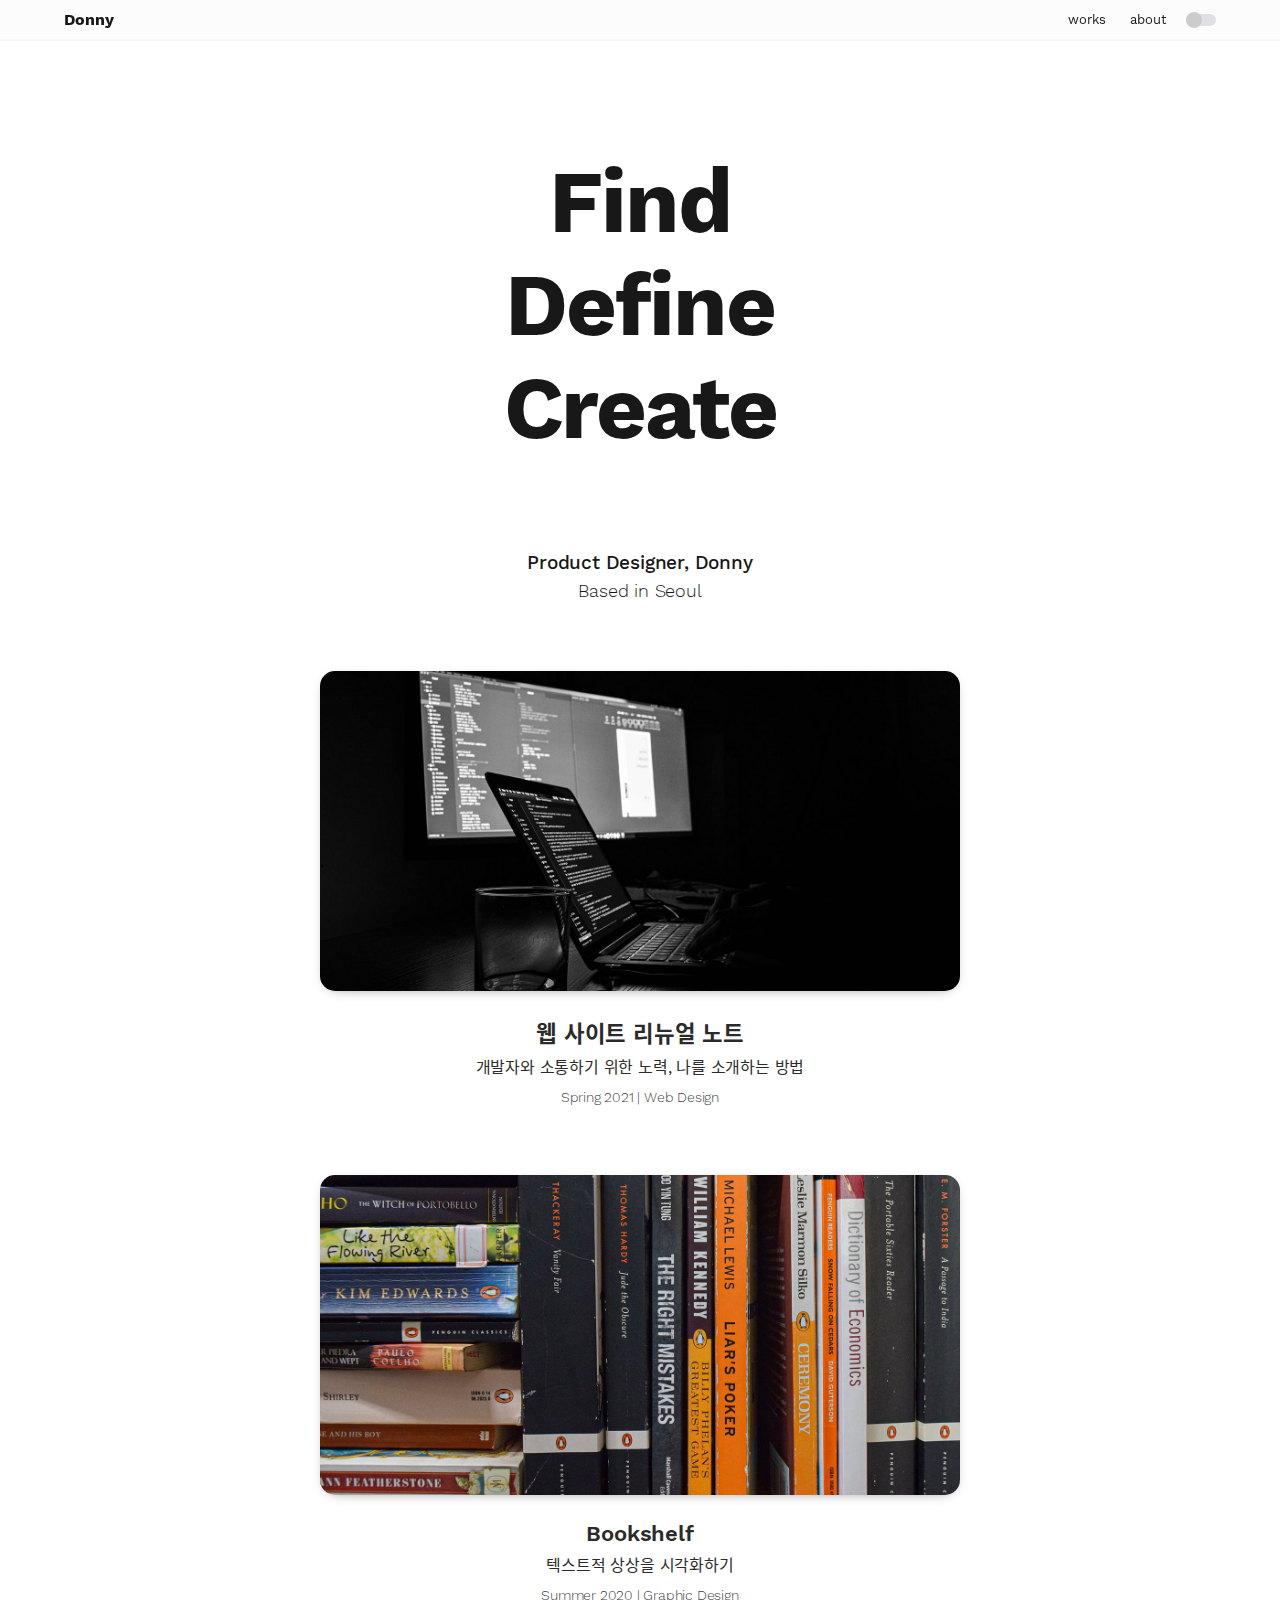
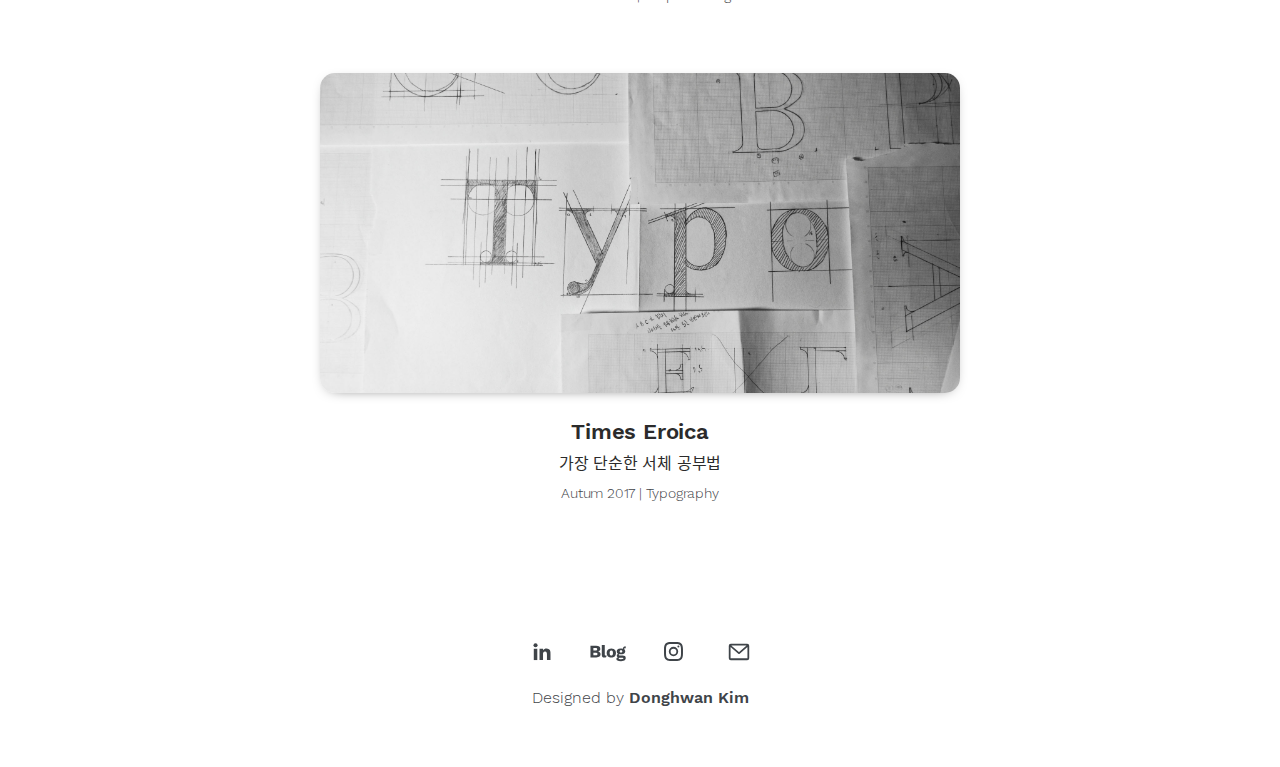
<file: index.html>
<!---DONE IS BETTER THAN PERFECT--->
<!---Designed and Developed by Donghwan Kim--->
<!DOCTYPE html>
<html lang="en" dir="ltr">
  <head>
    <!-- Global site tag (gtag.js) - Google Analytics -->
    <script async src="https://www.googletagmanager.com/gtag/js?id=UA-170482128-1"></script>
    <script>
      window.dataLayer = window.dataLayer || [];
      function gtag(){dataLayer.push(arguments);}
      gtag('js', new Date());

      gtag('config', 'UA-170482128-1');
    </script>
    <!-- Hotjar Tracking Code for donny99.com -->
    <script>
      (function(h,o,t,j,a,r){
          h.hj=h.hj||function(){(h.hj.q=h.hj.q||[]).push(arguments)};
          h._hjSettings={hjid:2427821,hjsv:6};
          a=o.getElementsByTagName('head')[0];
          r=o.createElement('script');r.async=1;
          r.src=t+h._hjSettings.hjid+j+h._hjSettings.hjsv;
          a.appendChild(r);
      })(window,document,'https://static.hotjar.com/c/hotjar-','.js?sv=');
    </script>
    <meta charset="utf-8">
    <meta name="viewport" content="width=device-width, initial-scale=1">
    <meta name="description" content="UX/UI Designer Donghwan Kim">
    <meta name="keywords" content="UX, UX/UI, Design, 디자인">
    <meta name="author" content="Donghwan Kim, 김동환">
    <link rel="stylesheet" href="css/main.css">
    <link rel="stylesheet" href="css/fonts.css">
    <link rel="shortcut icon" type="image/x-icon" href="img/etc/donny.ico">
    <link rel="fluid-icon" href="img/etc/donny.ico">
    <link rel="icon" type="image/svg+xml" href="img/etc/donny.ico">
    <link rel="apple-touch-icon" href="img/etc/donny.ico">
    <title>Donny</title>
  </head>
  <body>
    <!--nav----------------------->
    <div class="nav">
      <div class="nav_logo">
        <a href="index.html">Donny</a>
      </div>
      <div class="nav_menu">
        <a class="nav_stack" href="about.html">about</a>
        <!-- <a class="nav_stack"href="log.html">log</a> -->
        <a class="nav_stack"href="works.html">works</a>
      </div>
      <!--nav_toggle------>
      <label class="theme-switch" for="checkbox">
        <input type="checkbox" id="checkbox"/>
        <div class="slider round"></div>
      </label>
      <!--sidenav_ham------>
      <span class="nav_ham" onclick="openNav()">&#9776;</span>
      <!--nav_progressbar------>
      <div class="progress_container">
        <div class="progress_bar" id="progressBar"></div>
      </div>
    </div>
    <!--nav_bg------>
    <div class="nav_bg">
    </div>
    <!--sidenav------>
    <div id="mySidenav" class="sidenav">
      <div class="sidenav_box">
        <a class="closebtn" style="margin-right: 20px;" onclick="closeNav()">&times;</a>
        <div class="sidenav_menu">
          <a class="sidenav_stack" href="works.html">works</a>
          <a class="sidenav_stack" href="log.html">log</a>
          <a class="sidenav_stack" href="about.html">about</a>
        </div>
        <div class="sidenav_menu_sns">
          <a class="sidenav_stack" href="https://www.linkedin.com/in/donghwan-kim-52b7371a9/">LinkedIn</a>
          <a class="sidenav_stack" href="https://www.instagram.com/okid2318">Instagram</a>
          <a class="sidenav_stack" href="https://brunch.co.kr/@okid2318">Brunch</a>
          <a class="sidenav_stack" href="mailto: okid2318@gmail.com">Email</a>
        </div>
      </div>
    </div>
    <!--contents----------------------->
    <div class="content">
      <div class="title_container">
        <div class="main_title">Find</div>
        <div class="main_title">Define</div>
        <div class="main_title">Create</div>
      </div>
      <div class="arrow_container">
        <svg class="arrow" width="458" height="432" viewBox="0 0 458 432" fill="none" xmlns="http://www.w3.org/2000/svg">
          <path class="path1" d="M40.9999 98.5C73.4998 56.5 190.197 -13.9316 243.5 43.5C314.5 120 69.9999 356.5 25.5 279.5C-18.9999
            202.501 314 97.7554 360.5 195.128C407 292.5 198.5 412.5 183 376.5C167.5 340.5 360.5 292 414 387.5"
            stroke="url(#paint0_linear)" stroke-width="42" stroke-linecap="round" stroke-linejoin="round"/>
          <path class="path2" d="M367.074 415.219C395.102 405.152 441.866 414.082 441.866 414.082C441.866 414.082 430.242 355.906
            441.829 333" stroke="url(#paint1_linear)" stroke-width="32" stroke-linecap="round" stroke-linejoin="round"/>
          <defs>
          <linearGradient id="paint0_linear" x1="381" y1="27.6281" x2="94.4999" y2="311.628" gradientUnits="userSpaceOnUse">
          <stop stop-color="#4098FF" stop-opacity="0.75"/>
          <stop offset="0.505208" stop-color="#84BCFF"/>
          <stop offset="1" stop-color="#D5E8FF" stop-opacity="0.83"/>
          </linearGradient>
          <linearGradient id="paint1_linear" x1="260" y1="521" x2="458" y2="297.5" gradientUnits="userSpaceOnUse">
          <stop stop-color="#AFD4FF"/>
          <stop offset="0.65152" stop-color="#89BDFA"/>
          </linearGradient>
          </defs>
        </svg>
      </div>
    </div>
    <p class="main_sub1">Product Designer, Donny</p>
    <p class="main_sub2">Based in Seoul</p>
    <!--works----------------------->
    <div name="웹페이지 리뉴얼">
      <a href="works/donny.html" class="work_img" style="background-image: url(img/works/donny/1.jpg)" title="web design, 웹디자인"></a>
      <a class="work_title" href="works/donny.html">웹 사이트 리뉴얼 노트</a>
      <p class="work_subtitle">개발자와 소통하기 위한 노력, 나를 소개하는 방법</p>
      <p class="work_date">Spring 2021 | Web Design</p>
    </div>
    <div name="bookshelf">
      <a href="works/bookshelf.html" class="work_img" style="background-image: url(img/works/bookshelf/1.jpg)" title="bookcover design, 북디자인"></a>
      <a class="work_title" href="works/bookshelf.html">Bookshelf</a>
      <p class="work_subtitle">텍스트적 상상을 시각화하기</p>
      <p class="work_date">Summer 2020 | Graphic Design</p>
    </div> 
    <div name="eroica">
      <a href="works/eroica.html" class="work_img" style="background-image: url(img/works/eroica/1.jpg)" title="typography, 타이포그래피"></a>
      <a class="work_title" href="works/eroica.html">Times Eroica</a>
      <p class="work_subtitle">가장 단순한 서체 공부법</p>
      <p class="work_date">Autum 2017 | Typography</p>
    </div>
    <!--script----------------------->
    <script type="text/javascript" src="js/main.js" charset="utf-8"></script>
    <!--footer----------------------->
    <div class="footer">
      <!--<a href="#" target="_blank">
        <svg class="icon1" data-name="Layer 2" viewBox="0 0 100 100">
          <defs><style>.cls-1{fill:var(--grey800);}</style></defs>
          <path class="cls-1" d="M48.26,34.18a10.07,10.07,0,0,1,1.81,6A8.78,8.78,0,0,1,48.25,46a9.26,9.26,0,0,1-3,2.24,8.78,8.78,0,0,1,4.55,3.47,10.45,10.45,0,0,1,1.53,5.77,11.48,11.48,0,0,1-1.75,6.27,10.6,10.6,0,0,1-2.79,3.09,10.71,10.71,0,0,1-4.44,2,27,27,0,0,1-5.56.53H19.05V30h19Q45.26,30.1,48.26,34.18ZM27.49,36.83V45.5h9a8,8,0,0,0,4.16-1,3.72,3.72,0,0,0,1.6-3.46,3.52,3.52,0,0,0-2.11-3.63,14.85,14.85,0,0,0-4.65-.61Zm0,15.18V62.5h9a9.38,9.38,0,0,0,4-.69C42.16,61,43,59.32,43,56.9a4.22,4.22,0,0,0-2.51-4.22A9.9,9.9,0,0,0,36.58,52Z"/>
          <path class="cls-1" d="M73.67,41.78a11.34,11.34,0,0,1,4.81,4.12,13.67,13.67,0,0,1,2.22,5.76,35.7,35.7,0,0,1,.24,5.52H60.66c.11,2.8,1.08,4.75,2.91,5.88a7.38,7.38,0,0,0,4,1A6.27,6.27,0,0,0,71.33,63a4.82,4.82,0,0,0,2-3h7.44a12.05,12.05,0,0,1-3,5.91Q74.11,70,67.38,70a15.18,15.18,0,0,1-9.81-3.43q-4.24-3.42-4.25-11.15,0-7.23,3.84-11.09a13.42,13.42,0,0,1,10-3.87A15.86,15.86,0,0,1,73.67,41.78ZM62.78,48.07a7.54,7.54,0,0,0-1.94,4.31H73.38A6.07,6.07,0,0,0,71.44,48a6.38,6.38,0,0,0-4.32-1.5A5.75,5.75,0,0,0,62.78,48.07Z"/><rect class="cls-1" x="59.19" y="33.14" width="15.47" height="4.5"/>
        </svg></a>-->
      <a href="https://www.linkedin.com/in/donghwan-kim-52b7371a9/" target="_blank">
        <svg class="icon2" data-name="Layer 2" viewBox="0 0 100 100">
          <defs><style>.cls-1{fill:var(--grey600);}</style></defs>
          <circle class="cls-1" cx="33.85" cy="32.93" r="5.09"/>
          <rect class="cls-1" x="29.47" y="41.92" width="8.76" height="28.24"/>
          <path class="cls-1" d="M67.34,43c-3.88-2.46-10.73-3-14.78,2.33V41.92H43.8V70.16h8.76V54.7c0-1.21.44-5.76,5.15-5.76,4.18,0,4.67,3.18,4.67,8V70.16h8.86V55.82C71.24,49.31,71.22,45.43,67.34,43Z"/>
        </svg></a>
      <a href="https://brunch.co.kr/@okid2318" target="_blank">
        <svg class="icon3" data-name="Layer 2" viewBox="0 0 100 100">
          <defs><style>.cls-1{fill:var(--grey600);}</style></defs>
          <path class="cls-1" d="M26.64,50.1v0A6.69,6.69,0,0,0,31,47.85a6.33,6.33,0,0,0,1.41-4.13,6.75,6.75,0,0,0-2.48-5.63q-2.49-2-7.71-2H8.44V64.36H22.83q5.15,0,7.71-2a6.71,6.71,0,0,0,2.57-5.63,6.41,6.41,0,0,0-1.61-4.39A7.56,7.56,0,0,0,26.64,50.1ZM15.55,41.5H20.9c2.63,0,3.94,1,3.94,3.08s-1.31,3.08-3.94,3.08H15.55Zm9,16.87a4.67,4.67,0,0,1-3,.81h-6V52.93h6a4.74,4.74,0,0,1,3,.79,2.78,2.78,0,0,1,1,2.29A2.9,2.9,0,0,1,24.59,58.37Z"/><path class="cls-1" d="M45.4,59.7a1.92,1.92,0,0,1-1.59-.6,3.37,3.37,0,0,1-.47-2V33.87H36.06V58c0,2.4.52,4.13,1.54,5.19s2.69,1.58,5,1.58a10.37,10.37,0,0,0,2.44-.3,7.09,7.09,0,0,0,2-.77l.48-4.37c-.4.12-.75.2-1,.26A5.34,5.34,0,0,1,45.4,59.7Z"/><path class="cls-1" d="M65.2,43.83a13.94,13.94,0,0,0-11.8,0,9.48,9.48,0,0,0-4,3.81,11.89,11.89,0,0,0-1.43,6,11.86,11.86,0,0,0,1.43,6,9.48,9.48,0,0,0,4,3.81,13.94,13.94,0,0,0,11.8,0,9.43,9.43,0,0,0,4-3.81,11.86,11.86,0,0,0,1.44-6,11.9,11.9,0,0,0-1.44-6A9.43,9.43,0,0,0,65.2,43.83ZM62.83,57.06A3.91,3.91,0,0,1,61.46,59a3.79,3.79,0,0,1-2.19.62A3.7,3.7,0,0,1,57.13,59a3.79,3.79,0,0,1-1.37-1.93,10.3,10.3,0,0,1-.47-3.4,10.58,10.58,0,0,1,.47-3.43,3.71,3.71,0,0,1,1.37-1.93,3.76,3.76,0,0,1,2.14-.6,3.45,3.45,0,0,1,3.56,2.53,10.58,10.58,0,0,1,.47,3.43A10.3,10.3,0,0,1,62.83,57.06Z"/><path class="cls-1" d="M92.44,61.17a9.12,9.12,0,0,0-5.72-1.56H79.91a3.57,3.57,0,0,1-1.8-.36,1.21,1.21,0,0,1-.6-1.1A1.37,1.37,0,0,1,78.2,57a2.51,2.51,0,0,1,.77-.33A19.82,19.82,0,0,0,83,57a16.63,16.63,0,0,0,5.57-.83,7.4,7.4,0,0,0,3.53-2.47,7,7,0,0,0,0-7.9,7,7,0,0,0-2-1.69,3,3,0,0,1,.75-1.26A3.79,3.79,0,0,1,93.66,42a4.35,4.35,0,0,1,.51,0,1.87,1.87,0,0,1,.51.11l-.6-4.89a2,2,0,0,0-.36,0H93.4a5.4,5.4,0,0,0-3.4,1,6.08,6.08,0,0,0-2,2.65,9,9,0,0,0-.55,2.2,17.48,17.48,0,0,0-4.5-.53,16.22,16.22,0,0,0-5.61.86,7.59,7.59,0,0,0-3.53,2.46,6.37,6.37,0,0,0-1.22,4,6.21,6.21,0,0,0,2.63,5.36,9.6,9.6,0,0,0,.83.5,6,6,0,0,0-1.79,1A4.05,4.05,0,0,0,72.63,60a4.24,4.24,0,0,0,1.29,3.26,5.16,5.16,0,0,0,1.85,1.05,6,6,0,0,0-2.62,1,3.47,3.47,0,0,0-1.46,2.91,4.41,4.41,0,0,0,2.57,3.94q2.56,1.45,8.39,1.46a19.59,19.59,0,0,0,6.23-.88A8.68,8.68,0,0,0,93,70.06a6.68,6.68,0,0,0,1.46-4.41A5.38,5.38,0,0,0,92.44,61.17ZM80.66,47.49a3.61,3.61,0,0,1,4.56,0,3,3,0,0,1,.9,2.31,2.9,2.9,0,0,1-.9,2.27,3.58,3.58,0,0,1-4.56,0,2.92,2.92,0,0,1-.88-2.27A3,3,0,0,1,80.66,47.49Zm7.47,20.32a5.45,5.45,0,0,1-2,.77,17,17,0,0,1-3.41.28,12.08,12.08,0,0,1-4.06-.54c-1-.35-1.46-.86-1.46-1.52a1.37,1.37,0,0,1,.49-1.07A2,2,0,0,1,79,65.3h7.66a3,3,0,0,1,1.72.37,1.21,1.21,0,0,1,.47,1A1.4,1.4,0,0,1,88.13,67.81Z"/>
        </svg></a>
      <a href="https://www.instagram.com/okid2318/" target="_blank">
        <svg class="icon3" data-name="Layer 2" viewBox="0 0 100 100"><defs>
          <style>.cls-1{fill:var(--grey600);}</style></defs>
          <path class="cls-1" d="M61.92,35.61a2.45,2.45,0,1,0,2.45,2.45A2.45,2.45,0,0,0,61.92,35.61Z"/>
          <path class="cls-1" d="M50,38.52A11.48,11.48,0,1,0,61.48,50,11.49,11.49,0,0,0,50,38.52Zm0,18.53a7,7,0,1,1,7-7A7.06,7.06,0,0,1,50,57.05Z"/>
          <path class="cls-1" d="M56.89,26.88H43.27c-9.83,0-16.39,3-16.39,17.41V55.53c0,16.24,8.46,17.59,17.88,17.59H56c9,0,17.12-1.35,17.12-17.65V44.24C73.12,29,65.32,26.88,56.89,26.88Zm11.39,28.4c0,12.37-4.75,13-12.5,13H45c-8.2,0-13.23-.62-13.23-13V44.5c0-10.94,3.64-12.78,11.79-12.78H56.64c7.89,0,11.64,1.9,11.64,12.72Z"/></svg></a>
      <a href="mailto: okid2318@gmail.com" target="_blank">
        <svg class="icon4" data-name="Layer 2" viewBox="0 0 100 100">
          <defs><style>.cls-1{fill:var(--grey600);}</style></defs>
          <path class="cls-1" d="M24.45,34.67a5.09,5.09,0,0,1,5.11-5.11H70.44a5.09,5.09,0,0,1,5.11,5.11V65.33a5.09,5.09,0,0,1-5.11,5.11H29.56a5.09,5.09,0,0,1-5.11-5.11Zm6.87-.52L49.68,50.21a.49.49,0,0,0,.64,0L68.24,34.53a.48.48,0,0,0-.32-.85H31.49A.27.27,0,0,0,31.32,34.15Zm39.79,4.23a.45.45,0,0,0-.74-.31L51.74,54.47a2.62,2.62,0,0,1-3.48,0L29.63,38.07a.45.45,0,0,0-.74.31V65.3a.45.45,0,0,0,.46.44H70.67a.43.43,0,0,0,.44-.42Z"/></svg></a>
      <p class="footer_cc">Designed by <span class="footer_bold">Donghwan Kim</span></p>
    </div>
  </body>
</html>
</file>
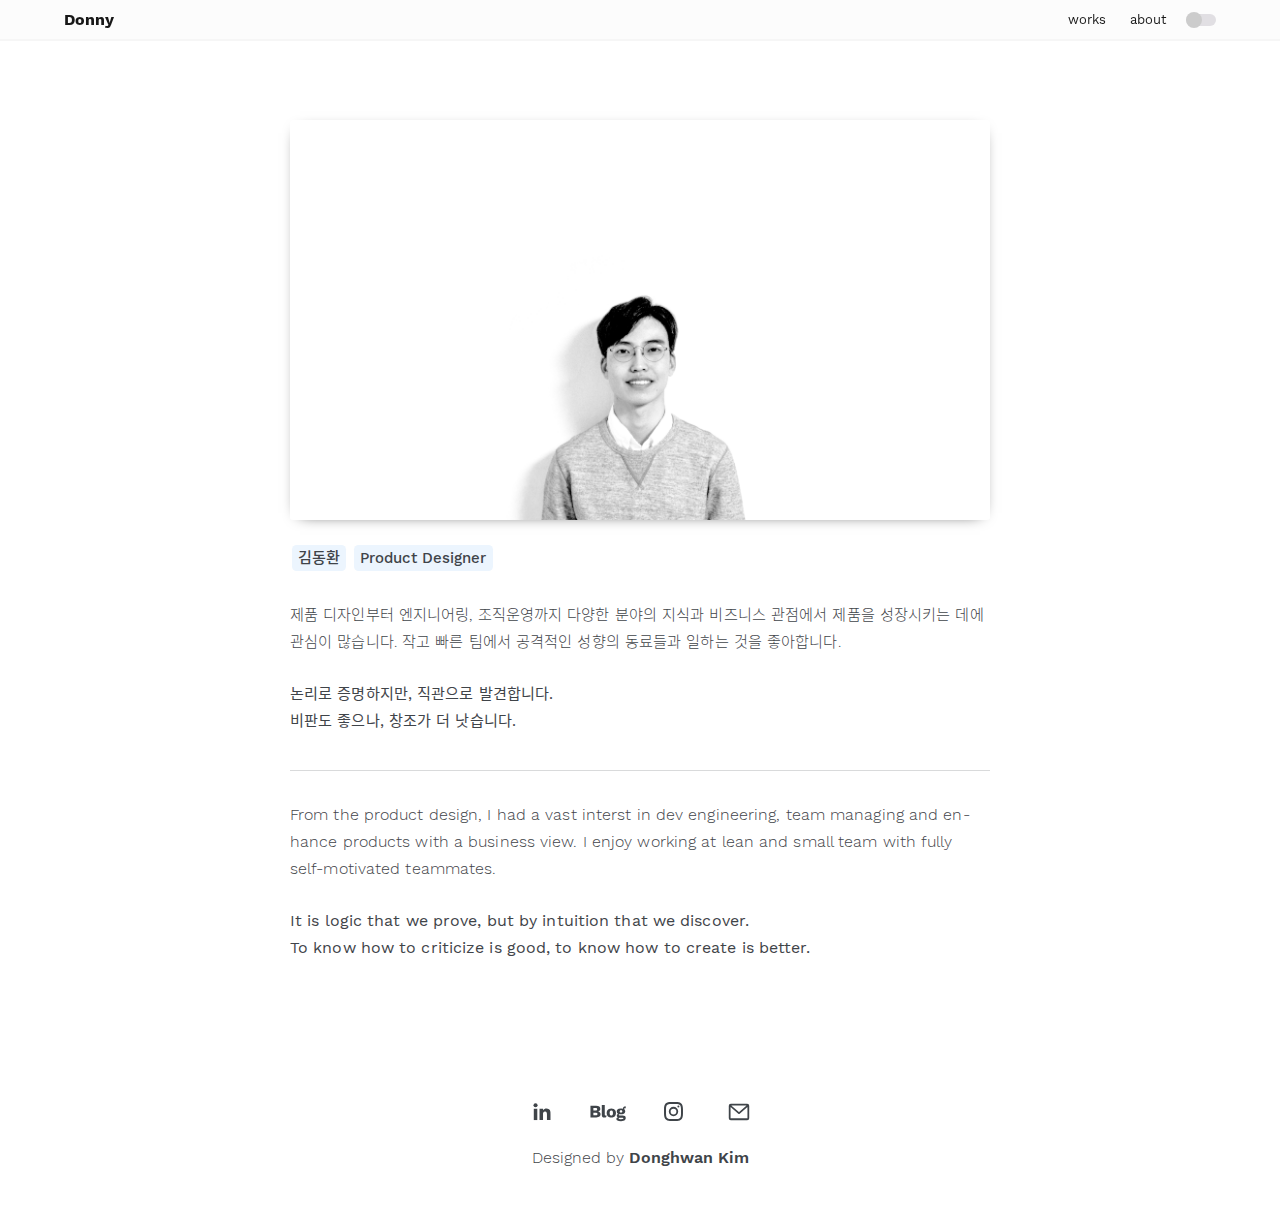
<file: about.html>
<!---DONE IS BETTER THAN PERFECT--->
<!---Designed and Developed by Donghwan Kim--->
<!DOCTYPE html>
<html lang="en" dir="ltr">
  <head>
    <!-- Global site tag (gtag.js) - Google Analytics -->
    <script async src="https://www.googletagmanager.com/gtag/js?id=UA-170482128-1"></script>
    <script>
      window.dataLayer = window.dataLayer || [];
      function gtag(){dataLayer.push(arguments);}
      gtag('js', new Date());

      gtag('config', 'UA-170482128-1');
    </script>
    <!-- Hotjar Tracking Code for donny99.com -->
    <script>
      (function(h,o,t,j,a,r){
          h.hj=h.hj||function(){(h.hj.q=h.hj.q||[]).push(arguments)};
          h._hjSettings={hjid:2427821,hjsv:6};
          a=o.getElementsByTagName('head')[0];
          r=o.createElement('script');r.async=1;
          r.src=t+h._hjSettings.hjid+j+h._hjSettings.hjsv;
          a.appendChild(r);
      })(window,document,'https://static.hotjar.com/c/hotjar-','.js?sv=');
    </script>
    <meta charset="utf-8">
    <meta name="viewport" content="width=device-width, initial-scale=1">
    <meta name="description" content="UX/UI Designer Donghwan Kim">
    <meta name="keywords" content="UX, UX/UI, Design, 디자인">
    <meta name="author" content="Donghwan Kim, 김동환">
    <link rel="stylesheet" href="css/main.css">
    <link rel="stylesheet" href="css/fonts.css">
    <link rel="shortcut icon" type="image/x-icon" href="img/etc/donny.ico">
    <link rel="fluid-icon" href="img/etc/donny.ico">
    <link rel="icon" type="image/svg+xml" href="img/etc/donny.ico">
    <link rel="apple-touch-icon" href="img/etc/donny.ico">
    <title>Donny</title>
  </head>
  <body>
    <!--nav----------------------->
    <div class="nav">
      <div class="nav_logo">
        <a href="index.html">Donny</a>
      </div>
      <div class="nav_menu">
        <a class="nav_stack" href="about.html">about</a>
        <!-- <a class="nav_stack"href="log.html">log</a> -->
        <a class="nav_stack"href="works.html">works</a>
      </div>
      <!--nav_toggle------>
      <label class="theme-switch" for="checkbox">
        <input type="checkbox" id="checkbox"/>
        <div class="slider round"></div>
      </label>
      <!--sidenav_ham------>
      <span class="nav_ham" onclick="openNav()">&#9776;</span>
      <!--nav_progressbar------>
      <div class="progress_container">
        <div class="progress_bar" id="progressBar"></div>
      </div>
    </div>
    <!--nav_bg------>
    <div class="nav_bg">
    </div>
    <!--sidenav------>
    <div id="mySidenav" class="sidenav">
      <div class="sidenav_box">
        <a class="closebtn" style="margin-right: 20px;" onclick="closeNav()">&times;</a>
        <div class="sidenav_menu">
          <a class="sidenav_stack" href="works.html">works</a>
          <a class="sidenav_stack" href="log.html">log</a>
          <a class="sidenav_stack" href="about.html">about</a>
        </div>
        <div class="sidenav_menu_sns">
          <a class="sidenav_stack" href="https://www.linkedin.com/in/donghwan-kim-52b7371a9/">LinkedIn</a>
          <a class="sidenav_stack" href="https://www.instagram.com/okid2318">Instagram</a>
          <a class="sidenav_stack" href="https://brunch.co.kr/@okid2318">Brunch</a>
          <a class="sidenav_stack" href="mailto: okid2318@gmail.com">Email</a>
        </div>
      </div>
    </div>
    <!--about----------------------->
    <div class="container">
      <span class="log_topimg" style="background-image: url(img/etc/profile1.jpg);" role="img" aria-label="UX Designer, Donghwan Kim, 디자이너, 김동환"></span>
      <div class="about_container">
        <div class="about_des">
            <p class="about_title"><b>김동환</b> <b>Product Designer</b></p>
        </div>
        <div class="about_kr">
            <div class="about_des">
                <p class="about_p">제품 디자인부터 엔지니어링, 조직운영까지 다양한 분야의 지식과 비즈니스 관점에서 제품을 성장시키는 데에 관심이 많습니다. 작고 빠른 팀에서 공격적인 성향의 동료들과 일하는 것을 좋아합니다.
                </p>
                <p class="about_title">논리로 증명하지만, 직관으로 발견합니다.<br>비판도 좋으나, 창조가 더 낫습니다.</p>
            </div>
        </div>
        <hr class="solid">
        <div class="about_en">  
            <div class="about_des" id="about_en">
              <p class="about_p">From the product design, I had a vast interst in dev engineering, team managing and enhance products with a business view.
                  I enjoy working at lean and small team with fully self-motivated teammates.
              </p>
              <p class="about_title">It is logic that we prove, but by intuition that we discover.
                  <br>To know how to criticize is good, to know how to create is better.</p>
            </div>
        </div>
      </div>
    </div>
    <!--script----------------------->
    <script type="text/javascript" src="js/main.js" charset="utf-8"></script>
    <!--footer----------------------->
    <div class="footer">
      <!--<a href="#" target="_blank">
        <svg class="icon1" data-name="Layer 2" viewBox="0 0 100 100">
          <defs><style>.cls-1{fill:var(--grey800);}</style></defs>
          <path class="cls-1" d="M48.26,34.18a10.07,10.07,0,0,1,1.81,6A8.78,8.78,0,0,1,48.25,46a9.26,9.26,0,0,1-3,2.24,8.78,8.78,0,0,1,4.55,3.47,10.45,10.45,0,0,1,1.53,5.77,11.48,11.48,0,0,1-1.75,6.27,10.6,10.6,0,0,1-2.79,3.09,10.71,10.71,0,0,1-4.44,2,27,27,0,0,1-5.56.53H19.05V30h19Q45.26,30.1,48.26,34.18ZM27.49,36.83V45.5h9a8,8,0,0,0,4.16-1,3.72,3.72,0,0,0,1.6-3.46,3.52,3.52,0,0,0-2.11-3.63,14.85,14.85,0,0,0-4.65-.61Zm0,15.18V62.5h9a9.38,9.38,0,0,0,4-.69C42.16,61,43,59.32,43,56.9a4.22,4.22,0,0,0-2.51-4.22A9.9,9.9,0,0,0,36.58,52Z"/>
          <path class="cls-1" d="M73.67,41.78a11.34,11.34,0,0,1,4.81,4.12,13.67,13.67,0,0,1,2.22,5.76,35.7,35.7,0,0,1,.24,5.52H60.66c.11,2.8,1.08,4.75,2.91,5.88a7.38,7.38,0,0,0,4,1A6.27,6.27,0,0,0,71.33,63a4.82,4.82,0,0,0,2-3h7.44a12.05,12.05,0,0,1-3,5.91Q74.11,70,67.38,70a15.18,15.18,0,0,1-9.81-3.43q-4.24-3.42-4.25-11.15,0-7.23,3.84-11.09a13.42,13.42,0,0,1,10-3.87A15.86,15.86,0,0,1,73.67,41.78ZM62.78,48.07a7.54,7.54,0,0,0-1.94,4.31H73.38A6.07,6.07,0,0,0,71.44,48a6.38,6.38,0,0,0-4.32-1.5A5.75,5.75,0,0,0,62.78,48.07Z"/><rect class="cls-1" x="59.19" y="33.14" width="15.47" height="4.5"/>
        </svg></a>-->
      <a href="https://www.linkedin.com/in/donghwan-kim-52b7371a9/" target="_blank">
        <svg class="icon2" data-name="Layer 2" viewBox="0 0 100 100">
          <defs><style>.cls-1{fill:var(--grey600);}</style></defs>
          <circle class="cls-1" cx="33.85" cy="32.93" r="5.09"/>
          <rect class="cls-1" x="29.47" y="41.92" width="8.76" height="28.24"/>
          <path class="cls-1" d="M67.34,43c-3.88-2.46-10.73-3-14.78,2.33V41.92H43.8V70.16h8.76V54.7c0-1.21.44-5.76,5.15-5.76,4.18,0,4.67,3.18,4.67,8V70.16h8.86V55.82C71.24,49.31,71.22,45.43,67.34,43Z"/>
        </svg></a>
      <a href="https://brunch.co.kr/@okid2318" target="_blank">
        <svg class="icon3" data-name="Layer 2" viewBox="0 0 100 100">
          <defs><style>.cls-1{fill:var(--grey600);}</style></defs>
          <path class="cls-1" d="M26.64,50.1v0A6.69,6.69,0,0,0,31,47.85a6.33,6.33,0,0,0,1.41-4.13,6.75,6.75,0,0,0-2.48-5.63q-2.49-2-7.71-2H8.44V64.36H22.83q5.15,0,7.71-2a6.71,6.71,0,0,0,2.57-5.63,6.41,6.41,0,0,0-1.61-4.39A7.56,7.56,0,0,0,26.64,50.1ZM15.55,41.5H20.9c2.63,0,3.94,1,3.94,3.08s-1.31,3.08-3.94,3.08H15.55Zm9,16.87a4.67,4.67,0,0,1-3,.81h-6V52.93h6a4.74,4.74,0,0,1,3,.79,2.78,2.78,0,0,1,1,2.29A2.9,2.9,0,0,1,24.59,58.37Z"/><path class="cls-1" d="M45.4,59.7a1.92,1.92,0,0,1-1.59-.6,3.37,3.37,0,0,1-.47-2V33.87H36.06V58c0,2.4.52,4.13,1.54,5.19s2.69,1.58,5,1.58a10.37,10.37,0,0,0,2.44-.3,7.09,7.09,0,0,0,2-.77l.48-4.37c-.4.12-.75.2-1,.26A5.34,5.34,0,0,1,45.4,59.7Z"/><path class="cls-1" d="M65.2,43.83a13.94,13.94,0,0,0-11.8,0,9.48,9.48,0,0,0-4,3.81,11.89,11.89,0,0,0-1.43,6,11.86,11.86,0,0,0,1.43,6,9.48,9.48,0,0,0,4,3.81,13.94,13.94,0,0,0,11.8,0,9.43,9.43,0,0,0,4-3.81,11.86,11.86,0,0,0,1.44-6,11.9,11.9,0,0,0-1.44-6A9.43,9.43,0,0,0,65.2,43.83ZM62.83,57.06A3.91,3.91,0,0,1,61.46,59a3.79,3.79,0,0,1-2.19.62A3.7,3.7,0,0,1,57.13,59a3.79,3.79,0,0,1-1.37-1.93,10.3,10.3,0,0,1-.47-3.4,10.58,10.58,0,0,1,.47-3.43,3.71,3.71,0,0,1,1.37-1.93,3.76,3.76,0,0,1,2.14-.6,3.45,3.45,0,0,1,3.56,2.53,10.58,10.58,0,0,1,.47,3.43A10.3,10.3,0,0,1,62.83,57.06Z"/><path class="cls-1" d="M92.44,61.17a9.12,9.12,0,0,0-5.72-1.56H79.91a3.57,3.57,0,0,1-1.8-.36,1.21,1.21,0,0,1-.6-1.1A1.37,1.37,0,0,1,78.2,57a2.51,2.51,0,0,1,.77-.33A19.82,19.82,0,0,0,83,57a16.63,16.63,0,0,0,5.57-.83,7.4,7.4,0,0,0,3.53-2.47,7,7,0,0,0,0-7.9,7,7,0,0,0-2-1.69,3,3,0,0,1,.75-1.26A3.79,3.79,0,0,1,93.66,42a4.35,4.35,0,0,1,.51,0,1.87,1.87,0,0,1,.51.11l-.6-4.89a2,2,0,0,0-.36,0H93.4a5.4,5.4,0,0,0-3.4,1,6.08,6.08,0,0,0-2,2.65,9,9,0,0,0-.55,2.2,17.48,17.48,0,0,0-4.5-.53,16.22,16.22,0,0,0-5.61.86,7.59,7.59,0,0,0-3.53,2.46,6.37,6.37,0,0,0-1.22,4,6.21,6.21,0,0,0,2.63,5.36,9.6,9.6,0,0,0,.83.5,6,6,0,0,0-1.79,1A4.05,4.05,0,0,0,72.63,60a4.24,4.24,0,0,0,1.29,3.26,5.16,5.16,0,0,0,1.85,1.05,6,6,0,0,0-2.62,1,3.47,3.47,0,0,0-1.46,2.91,4.41,4.41,0,0,0,2.57,3.94q2.56,1.45,8.39,1.46a19.59,19.59,0,0,0,6.23-.88A8.68,8.68,0,0,0,93,70.06a6.68,6.68,0,0,0,1.46-4.41A5.38,5.38,0,0,0,92.44,61.17ZM80.66,47.49a3.61,3.61,0,0,1,4.56,0,3,3,0,0,1,.9,2.31,2.9,2.9,0,0,1-.9,2.27,3.58,3.58,0,0,1-4.56,0,2.92,2.92,0,0,1-.88-2.27A3,3,0,0,1,80.66,47.49Zm7.47,20.32a5.45,5.45,0,0,1-2,.77,17,17,0,0,1-3.41.28,12.08,12.08,0,0,1-4.06-.54c-1-.35-1.46-.86-1.46-1.52a1.37,1.37,0,0,1,.49-1.07A2,2,0,0,1,79,65.3h7.66a3,3,0,0,1,1.72.37,1.21,1.21,0,0,1,.47,1A1.4,1.4,0,0,1,88.13,67.81Z"/>
        </svg></a>
      <a href="https://www.instagram.com/okid2318/" target="_blank">
        <svg class="icon3" data-name="Layer 2" viewBox="0 0 100 100"><defs>
          <style>.cls-1{fill:var(--grey600);}</style></defs>
          <path class="cls-1" d="M61.92,35.61a2.45,2.45,0,1,0,2.45,2.45A2.45,2.45,0,0,0,61.92,35.61Z"/>
          <path class="cls-1" d="M50,38.52A11.48,11.48,0,1,0,61.48,50,11.49,11.49,0,0,0,50,38.52Zm0,18.53a7,7,0,1,1,7-7A7.06,7.06,0,0,1,50,57.05Z"/>
          <path class="cls-1" d="M56.89,26.88H43.27c-9.83,0-16.39,3-16.39,17.41V55.53c0,16.24,8.46,17.59,17.88,17.59H56c9,0,17.12-1.35,17.12-17.65V44.24C73.12,29,65.32,26.88,56.89,26.88Zm11.39,28.4c0,12.37-4.75,13-12.5,13H45c-8.2,0-13.23-.62-13.23-13V44.5c0-10.94,3.64-12.78,11.79-12.78H56.64c7.89,0,11.64,1.9,11.64,12.72Z"/></svg></a>
      <a href="mailto: okid2318@gmail.com" target="_blank">
        <svg class="icon4" data-name="Layer 2" viewBox="0 0 100 100">
          <defs><style>.cls-1{fill:var(--grey600);}</style></defs>
          <path class="cls-1" d="M24.45,34.67a5.09,5.09,0,0,1,5.11-5.11H70.44a5.09,5.09,0,0,1,5.11,5.11V65.33a5.09,5.09,0,0,1-5.11,5.11H29.56a5.09,5.09,0,0,1-5.11-5.11Zm6.87-.52L49.68,50.21a.49.49,0,0,0,.64,0L68.24,34.53a.48.48,0,0,0-.32-.85H31.49A.27.27,0,0,0,31.32,34.15Zm39.79,4.23a.45.45,0,0,0-.74-.31L51.74,54.47a2.62,2.62,0,0,1-3.48,0L29.63,38.07a.45.45,0,0,0-.74.31V65.3a.45.45,0,0,0,.46.44H70.67a.43.43,0,0,0,.44-.42Z"/></svg></a>
      <p class="footer_cc">Designed by <span class="footer_bold">Donghwan Kim</span></p>
    </div>
  </body>
</html>
</file>
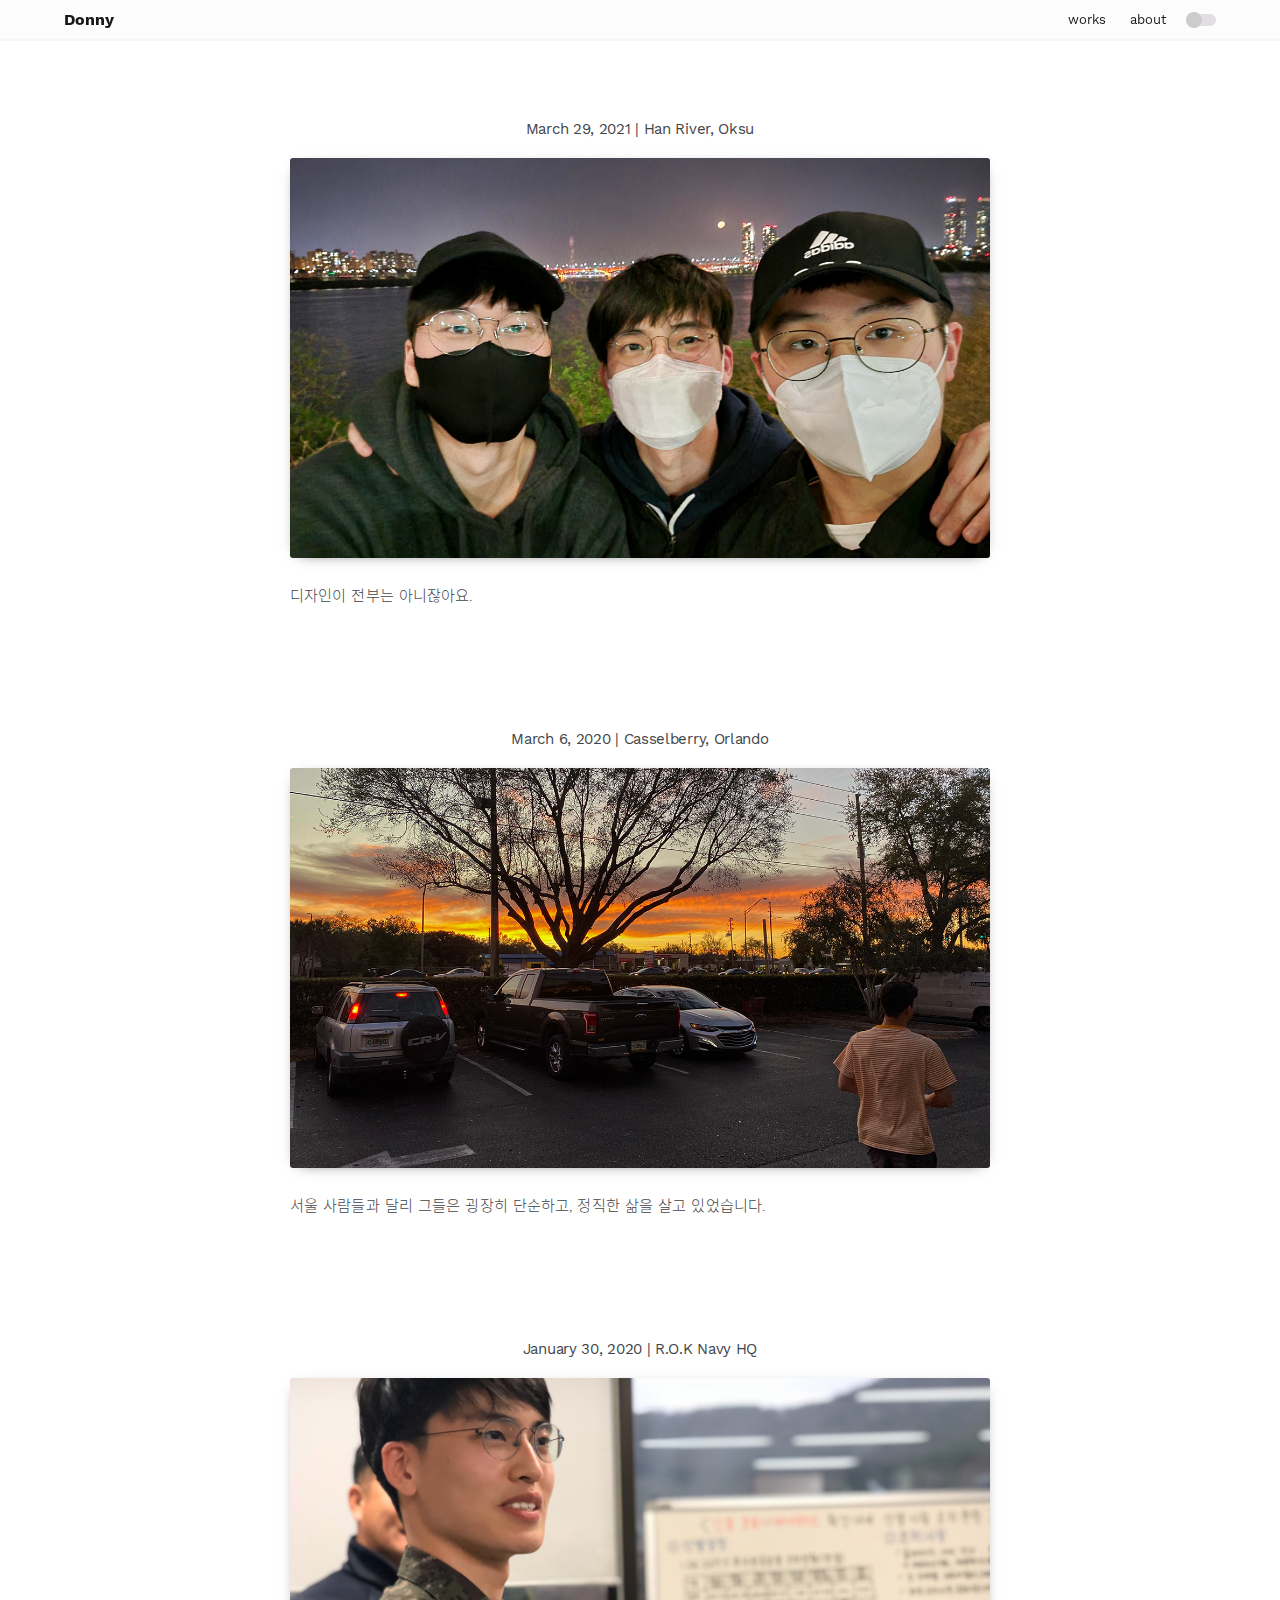
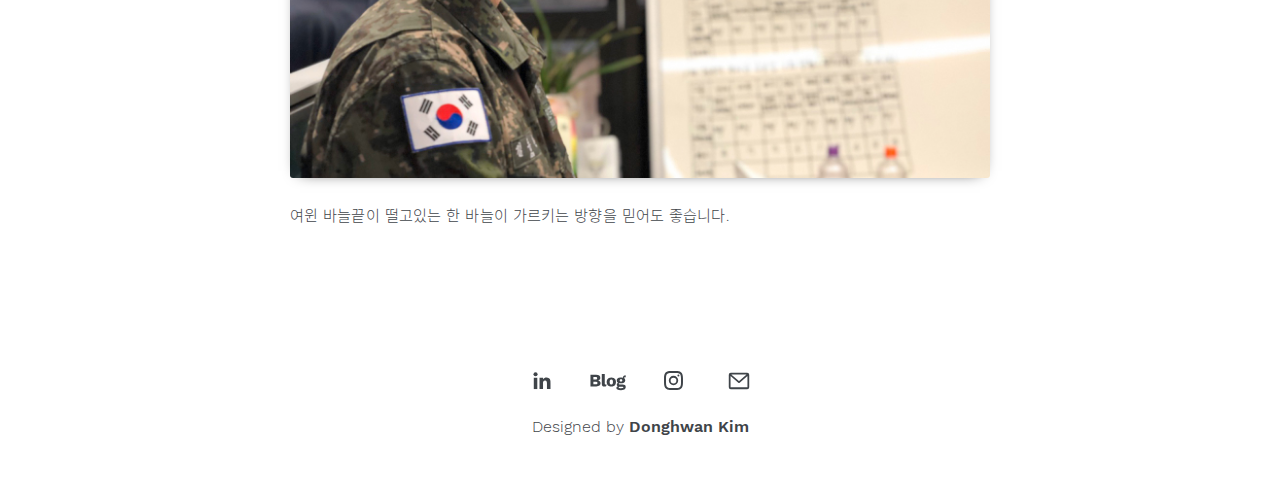
<file: log.html>
<!---DONE IS BETTER THAN PERFECT--->
<!---Designed and Developed by Donghwan Kim--->
<!DOCTYPE html>
<html lang="en" dir="ltr">
  <head>
    <!-- Global site tag (gtag.js) - Google Analytics -->
    <script async src="https://www.googletagmanager.com/gtag/js?id=UA-170482128-1"></script>
    <script>
      window.dataLayer = window.dataLayer || [];
      function gtag(){dataLayer.push(arguments);}
      gtag('js', new Date());

      gtag('config', 'UA-170482128-1');
    </script>
    <!-- Hotjar Tracking Code for donny99.com -->
    <script>
      (function(h,o,t,j,a,r){
          h.hj=h.hj||function(){(h.hj.q=h.hj.q||[]).push(arguments)};
          h._hjSettings={hjid:2427821,hjsv:6};
          a=o.getElementsByTagName('head')[0];
          r=o.createElement('script');r.async=1;
          r.src=t+h._hjSettings.hjid+j+h._hjSettings.hjsv;
          a.appendChild(r);
      })(window,document,'https://static.hotjar.com/c/hotjar-','.js?sv=');
    </script>
    <meta charset="utf-8">
    <meta name="viewport" content="width=device-width, initial-scale=1">
    <meta name="description" content="UX/UI Designer Donghwan Kim">
    <meta name="keywords" content="UX, UX/UI, Design, 디자인">
    <meta name="author" content="Donghwan Kim, 김동환">
    <link rel="stylesheet" href="css/main.css">
    <link rel="stylesheet" href="css/fonts.css">
    <link rel="shortcut icon" type="image/x-icon" href="img/etc/donny.ico">
    <link rel="fluid-icon" href="img/etc/donny.ico">
    <link rel="icon" type="image/svg+xml" href="img/etc/donny.ico">
    <link rel="apple-touch-icon" href="img/etc/donny.ico">
    <title>Donny</title>
  </head>
  <body>
    <!--nav----------------------->
    <div class="nav">
      <div class="nav_logo">
        <a href="index.html">Donny</a>
      </div>
      <div class="nav_menu">
        <a class="nav_stack" href="about.html">about</a>
        <!-- <a class="nav_stack"href="log.html">log</a> -->
        <a class="nav_stack"href="works.html">works</a>
      </div>
      <!--nav_toggle------>
      <label class="theme-switch" for="checkbox">
        <input type="checkbox" id="checkbox"/>
        <div class="slider round"></div>
      </label>
      <!--sidenav_ham------>
      <span class="nav_ham" onclick="openNav()">&#9776;</span>
      <!--nav_progressbar------>
      <div class="progress_container">
        <div class="progress_bar" id="progressBar"></div>
      </div>
    </div>
    <!--nav_bg------>
    <div class="nav_bg">
    </div>
    <!--sidenav------>
    <div id="mySidenav" class="sidenav">
      <div class="sidenav_box">
        <a class="closebtn" style="margin-right: 20px;" onclick="closeNav()">&times;</a>
        <div class="sidenav_menu">
          <a class="sidenav_stack" href="works.html">works</a>
          <a class="sidenav_stack" href="log.html">log</a>
          <a class="sidenav_stack" href="about.html">about</a>
        </div>
        <div class="sidenav_menu_sns">
          <a class="sidenav_stack" href="https://www.linkedin.com/in/donghwan-kim-52b7371a9/">LinkedIn</a>
          <a class="sidenav_stack" href="https://www.instagram.com/okid2318">Instagram</a>
          <a class="sidenav_stack" href="https://brunch.co.kr/@okid2318">Brunch</a>
          <a class="sidenav_stack" href="mailto: okid2318@gmail.com">Email</a>
        </div>
      </div>
    </div>
      <!--log----------------------->
      <div class="container">
        <div name="photograph">
          <p class="log_date">March 29, 2021 | Han River, Oksu</p>
          <span class="log_topimg" style="background-image: url(img/log/3.jpg);" role="img" aria-label="Design, High School, 디자인, 서울디자인고등학교"></span>
          <div class="log_des">
            <p class="log_p">디자인이 전부는 아니잖아요.</p>
          </div>
        </div>
        <div name="photograph">
          <p class="log_date">March 6, 2020 | Casselberry, Orlando</p>
          <span class="log_topimg" style="background-image: url(img/log/2.jpg);" role="img" aria-label="Orlando, 올랜도, 여행"></span>
          <div class="log_des">
            <p class="log_p">서울 사람들과 달리 그들은 굉장히 단순하고, 정직한 삶을 살고 있었습니다.</p>
          </div>
        </div>
        <div name="photograph">
          <p class="log_date">January 30, 2020 | R.O.K Navy HQ</p>
          <span class="log_topimg" style="background-image: url(img/log/1.jpg);" role="img" aria-label="Korea, Navy, 대한민국해군"></span>
          <div class="log_des">
            <p class="log_p">여윈 바늘끝이 떨고있는 한 바늘이 가르키는 방향을 믿어도 좋습니다.</p>
          </div>
        </div>
      </div>
      <!--script----------------------->
      <script type="text/javascript" src="js/main.js" charset="utf-8"></script>
      <!--footer----------------------->
      <div class="footer">
        <!--<a href="#" target="_blank">
          <svg class="icon1" data-name="Layer 2" viewBox="0 0 100 100">
            <defs><style>.cls-1{fill:var(--grey800);}</style></defs>
            <path class="cls-1" d="M48.26,34.18a10.07,10.07,0,0,1,1.81,6A8.78,8.78,0,0,1,48.25,46a9.26,9.26,0,0,1-3,2.24,8.78,8.78,0,0,1,4.55,3.47,10.45,10.45,0,0,1,1.53,5.77,11.48,11.48,0,0,1-1.75,6.27,10.6,10.6,0,0,1-2.79,3.09,10.71,10.71,0,0,1-4.44,2,27,27,0,0,1-5.56.53H19.05V30h19Q45.26,30.1,48.26,34.18ZM27.49,36.83V45.5h9a8,8,0,0,0,4.16-1,3.72,3.72,0,0,0,1.6-3.46,3.52,3.52,0,0,0-2.11-3.63,14.85,14.85,0,0,0-4.65-.61Zm0,15.18V62.5h9a9.38,9.38,0,0,0,4-.69C42.16,61,43,59.32,43,56.9a4.22,4.22,0,0,0-2.51-4.22A9.9,9.9,0,0,0,36.58,52Z"/>
            <path class="cls-1" d="M73.67,41.78a11.34,11.34,0,0,1,4.81,4.12,13.67,13.67,0,0,1,2.22,5.76,35.7,35.7,0,0,1,.24,5.52H60.66c.11,2.8,1.08,4.75,2.91,5.88a7.38,7.38,0,0,0,4,1A6.27,6.27,0,0,0,71.33,63a4.82,4.82,0,0,0,2-3h7.44a12.05,12.05,0,0,1-3,5.91Q74.11,70,67.38,70a15.18,15.18,0,0,1-9.81-3.43q-4.24-3.42-4.25-11.15,0-7.23,3.84-11.09a13.42,13.42,0,0,1,10-3.87A15.86,15.86,0,0,1,73.67,41.78ZM62.78,48.07a7.54,7.54,0,0,0-1.94,4.31H73.38A6.07,6.07,0,0,0,71.44,48a6.38,6.38,0,0,0-4.32-1.5A5.75,5.75,0,0,0,62.78,48.07Z"/><rect class="cls-1" x="59.19" y="33.14" width="15.47" height="4.5"/>
          </svg></a>-->
        <a href="https://www.linkedin.com/in/donghwan-kim-52b7371a9/" target="_blank">
          <svg class="icon2" data-name="Layer 2" viewBox="0 0 100 100">
            <defs><style>.cls-1{fill:var(--grey600);}</style></defs>
            <circle class="cls-1" cx="33.85" cy="32.93" r="5.09"/>
            <rect class="cls-1" x="29.47" y="41.92" width="8.76" height="28.24"/>
            <path class="cls-1" d="M67.34,43c-3.88-2.46-10.73-3-14.78,2.33V41.92H43.8V70.16h8.76V54.7c0-1.21.44-5.76,5.15-5.76,4.18,0,4.67,3.18,4.67,8V70.16h8.86V55.82C71.24,49.31,71.22,45.43,67.34,43Z"/>
          </svg></a>
        <a href="https://brunch.co.kr/@okid2318" target="_blank">
          <svg class="icon3" data-name="Layer 2" viewBox="0 0 100 100">
            <defs><style>.cls-1{fill:var(--grey600);}</style></defs>
            <path class="cls-1" d="M26.64,50.1v0A6.69,6.69,0,0,0,31,47.85a6.33,6.33,0,0,0,1.41-4.13,6.75,6.75,0,0,0-2.48-5.63q-2.49-2-7.71-2H8.44V64.36H22.83q5.15,0,7.71-2a6.71,6.71,0,0,0,2.57-5.63,6.41,6.41,0,0,0-1.61-4.39A7.56,7.56,0,0,0,26.64,50.1ZM15.55,41.5H20.9c2.63,0,3.94,1,3.94,3.08s-1.31,3.08-3.94,3.08H15.55Zm9,16.87a4.67,4.67,0,0,1-3,.81h-6V52.93h6a4.74,4.74,0,0,1,3,.79,2.78,2.78,0,0,1,1,2.29A2.9,2.9,0,0,1,24.59,58.37Z"/><path class="cls-1" d="M45.4,59.7a1.92,1.92,0,0,1-1.59-.6,3.37,3.37,0,0,1-.47-2V33.87H36.06V58c0,2.4.52,4.13,1.54,5.19s2.69,1.58,5,1.58a10.37,10.37,0,0,0,2.44-.3,7.09,7.09,0,0,0,2-.77l.48-4.37c-.4.12-.75.2-1,.26A5.34,5.34,0,0,1,45.4,59.7Z"/><path class="cls-1" d="M65.2,43.83a13.94,13.94,0,0,0-11.8,0,9.48,9.48,0,0,0-4,3.81,11.89,11.89,0,0,0-1.43,6,11.86,11.86,0,0,0,1.43,6,9.48,9.48,0,0,0,4,3.81,13.94,13.94,0,0,0,11.8,0,9.43,9.43,0,0,0,4-3.81,11.86,11.86,0,0,0,1.44-6,11.9,11.9,0,0,0-1.44-6A9.43,9.43,0,0,0,65.2,43.83ZM62.83,57.06A3.91,3.91,0,0,1,61.46,59a3.79,3.79,0,0,1-2.19.62A3.7,3.7,0,0,1,57.13,59a3.79,3.79,0,0,1-1.37-1.93,10.3,10.3,0,0,1-.47-3.4,10.58,10.58,0,0,1,.47-3.43,3.71,3.71,0,0,1,1.37-1.93,3.76,3.76,0,0,1,2.14-.6,3.45,3.45,0,0,1,3.56,2.53,10.58,10.58,0,0,1,.47,3.43A10.3,10.3,0,0,1,62.83,57.06Z"/><path class="cls-1" d="M92.44,61.17a9.12,9.12,0,0,0-5.72-1.56H79.91a3.57,3.57,0,0,1-1.8-.36,1.21,1.21,0,0,1-.6-1.1A1.37,1.37,0,0,1,78.2,57a2.51,2.51,0,0,1,.77-.33A19.82,19.82,0,0,0,83,57a16.63,16.63,0,0,0,5.57-.83,7.4,7.4,0,0,0,3.53-2.47,7,7,0,0,0,0-7.9,7,7,0,0,0-2-1.69,3,3,0,0,1,.75-1.26A3.79,3.79,0,0,1,93.66,42a4.35,4.35,0,0,1,.51,0,1.87,1.87,0,0,1,.51.11l-.6-4.89a2,2,0,0,0-.36,0H93.4a5.4,5.4,0,0,0-3.4,1,6.08,6.08,0,0,0-2,2.65,9,9,0,0,0-.55,2.2,17.48,17.48,0,0,0-4.5-.53,16.22,16.22,0,0,0-5.61.86,7.59,7.59,0,0,0-3.53,2.46,6.37,6.37,0,0,0-1.22,4,6.21,6.21,0,0,0,2.63,5.36,9.6,9.6,0,0,0,.83.5,6,6,0,0,0-1.79,1A4.05,4.05,0,0,0,72.63,60a4.24,4.24,0,0,0,1.29,3.26,5.16,5.16,0,0,0,1.85,1.05,6,6,0,0,0-2.62,1,3.47,3.47,0,0,0-1.46,2.91,4.41,4.41,0,0,0,2.57,3.94q2.56,1.45,8.39,1.46a19.59,19.59,0,0,0,6.23-.88A8.68,8.68,0,0,0,93,70.06a6.68,6.68,0,0,0,1.46-4.41A5.38,5.38,0,0,0,92.44,61.17ZM80.66,47.49a3.61,3.61,0,0,1,4.56,0,3,3,0,0,1,.9,2.31,2.9,2.9,0,0,1-.9,2.27,3.58,3.58,0,0,1-4.56,0,2.92,2.92,0,0,1-.88-2.27A3,3,0,0,1,80.66,47.49Zm7.47,20.32a5.45,5.45,0,0,1-2,.77,17,17,0,0,1-3.41.28,12.08,12.08,0,0,1-4.06-.54c-1-.35-1.46-.86-1.46-1.52a1.37,1.37,0,0,1,.49-1.07A2,2,0,0,1,79,65.3h7.66a3,3,0,0,1,1.72.37,1.21,1.21,0,0,1,.47,1A1.4,1.4,0,0,1,88.13,67.81Z"/>
          </svg></a>
        <a href="https://www.instagram.com/okid2318/" target="_blank">
          <svg class="icon3" data-name="Layer 2" viewBox="0 0 100 100"><defs>
            <style>.cls-1{fill:var(--grey600);}</style></defs>
            <path class="cls-1" d="M61.92,35.61a2.45,2.45,0,1,0,2.45,2.45A2.45,2.45,0,0,0,61.92,35.61Z"/>
            <path class="cls-1" d="M50,38.52A11.48,11.48,0,1,0,61.48,50,11.49,11.49,0,0,0,50,38.52Zm0,18.53a7,7,0,1,1,7-7A7.06,7.06,0,0,1,50,57.05Z"/>
            <path class="cls-1" d="M56.89,26.88H43.27c-9.83,0-16.39,3-16.39,17.41V55.53c0,16.24,8.46,17.59,17.88,17.59H56c9,0,17.12-1.35,17.12-17.65V44.24C73.12,29,65.32,26.88,56.89,26.88Zm11.39,28.4c0,12.37-4.75,13-12.5,13H45c-8.2,0-13.23-.62-13.23-13V44.5c0-10.94,3.64-12.78,11.79-12.78H56.64c7.89,0,11.64,1.9,11.64,12.72Z"/></svg></a>
        <a href="mailto: okid2318@gmail.com" target="_blank">
          <svg class="icon4" data-name="Layer 2" viewBox="0 0 100 100">
            <defs><style>.cls-1{fill:var(--grey600);}</style></defs>
            <path class="cls-1" d="M24.45,34.67a5.09,5.09,0,0,1,5.11-5.11H70.44a5.09,5.09,0,0,1,5.11,5.11V65.33a5.09,5.09,0,0,1-5.11,5.11H29.56a5.09,5.09,0,0,1-5.11-5.11Zm6.87-.52L49.68,50.21a.49.49,0,0,0,.64,0L68.24,34.53a.48.48,0,0,0-.32-.85H31.49A.27.27,0,0,0,31.32,34.15Zm39.79,4.23a.45.45,0,0,0-.74-.31L51.74,54.47a2.62,2.62,0,0,1-3.48,0L29.63,38.07a.45.45,0,0,0-.74.31V65.3a.45.45,0,0,0,.46.44H70.67a.43.43,0,0,0,.44-.42Z"/></svg></a>
        <p class="footer_cc">Designed by <span class="footer_bold">Donghwan Kim</span></p>
      </div>
    </div>
  </body>
</html>
</file>
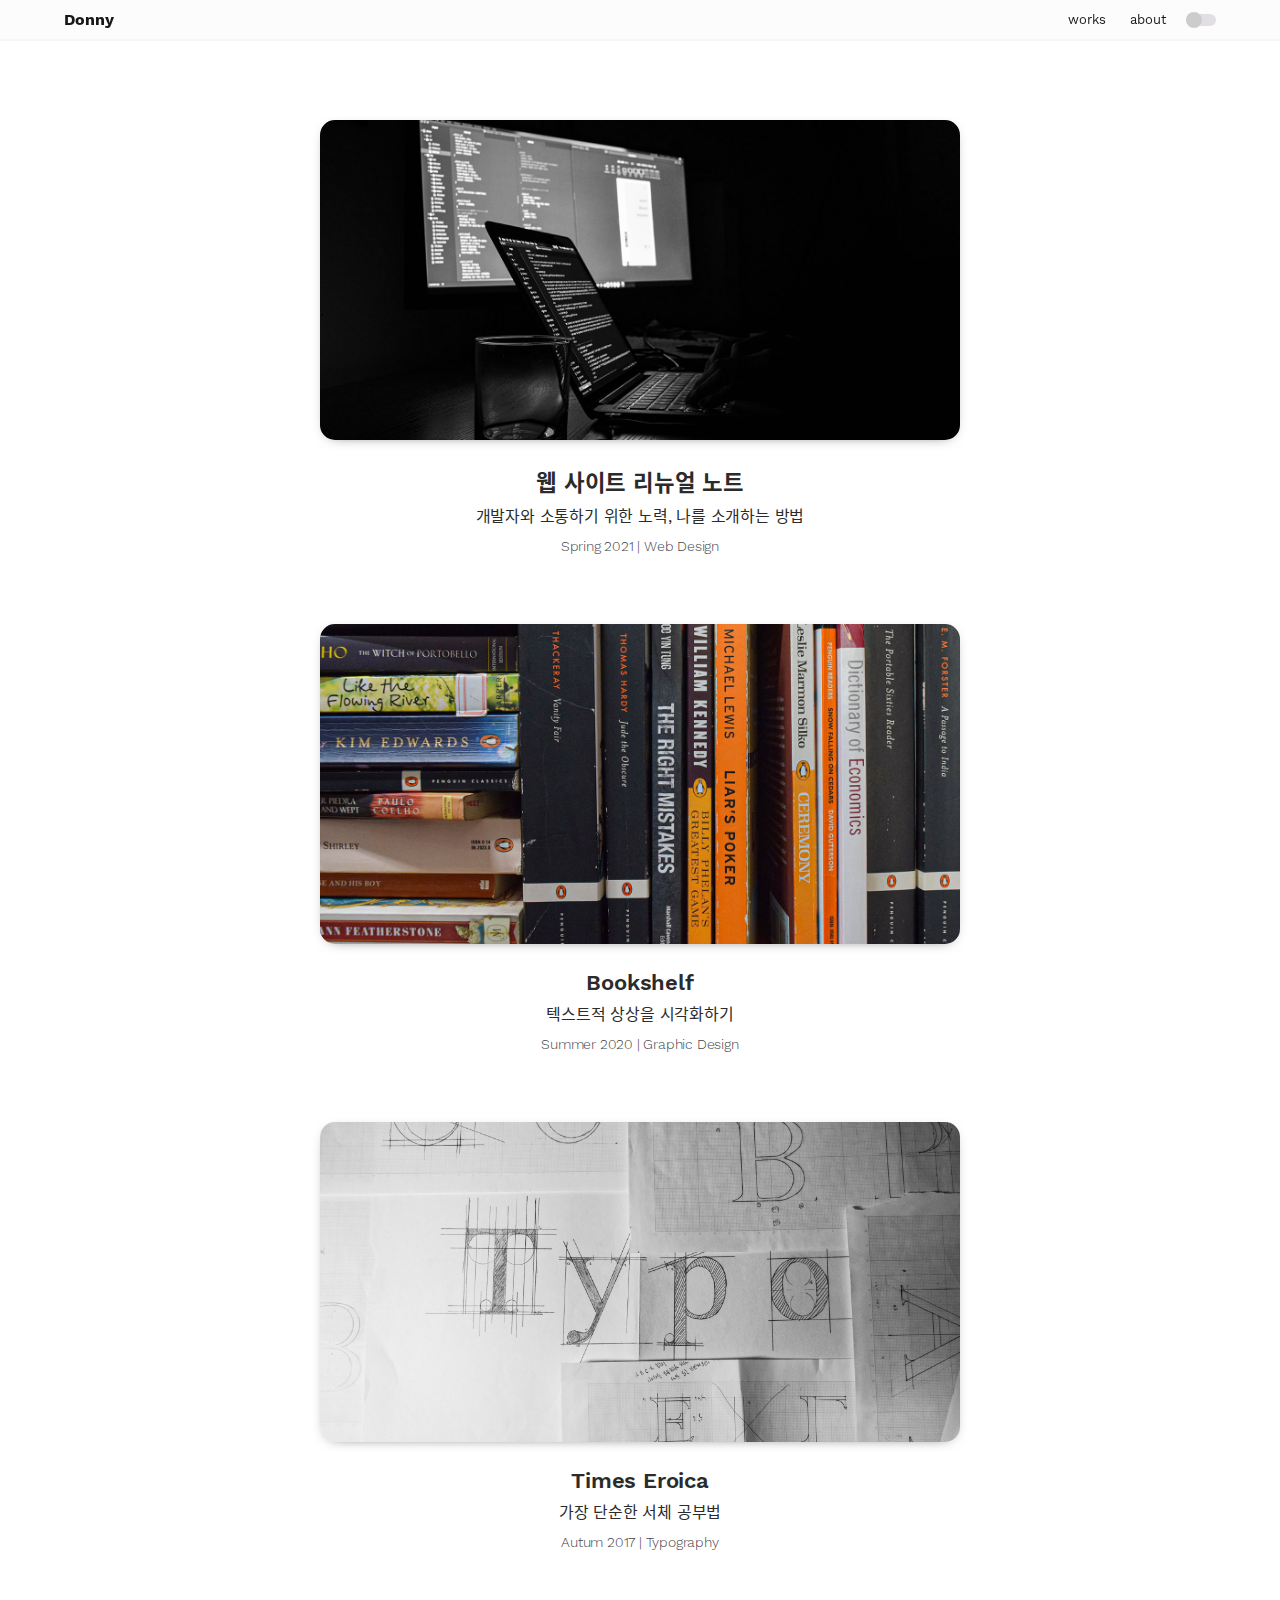
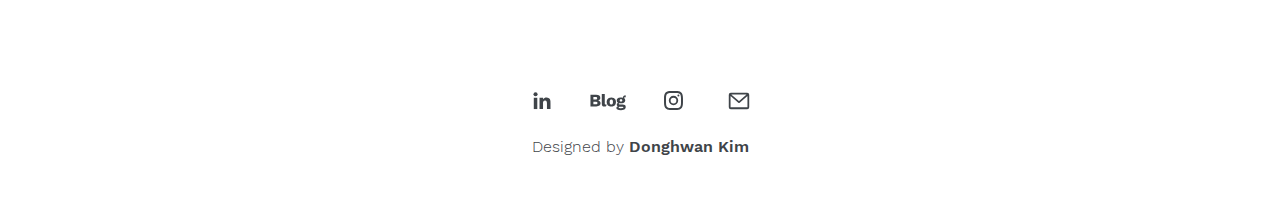
<file: works.html>
<!---DONE IS BETTER THAN PERFECT--->
<!---Designed and Developed by Donghwan Kim--->
<!DOCTYPE html>
<html lang="en" dir="ltr">
  <head>
    <!-- Global site tag (gtag.js) - Google Analytics -->
    <script async src="https://www.googletagmanager.com/gtag/js?id=UA-170482128-1"></script>
    <script>
      window.dataLayer = window.dataLayer || [];
      function gtag(){dataLayer.push(arguments);}
      gtag('js', new Date());

      gtag('config', 'UA-170482128-1');
    </script>
    <!-- Hotjar Tracking Code for donny99.com -->
    <script>
      (function(h,o,t,j,a,r){
          h.hj=h.hj||function(){(h.hj.q=h.hj.q||[]).push(arguments)};
          h._hjSettings={hjid:2427821,hjsv:6};
          a=o.getElementsByTagName('head')[0];
          r=o.createElement('script');r.async=1;
          r.src=t+h._hjSettings.hjid+j+h._hjSettings.hjsv;
          a.appendChild(r);
      })(window,document,'https://static.hotjar.com/c/hotjar-','.js?sv=');
    </script>
    <meta charset="utf-8">
    <meta name="viewport" content="width=device-width, initial-scale=1">
    <meta name="description" content="UX/UI Designer Donghwan Kim">
    <meta name="keywords" content="UX, UX/UI, Design, 디자인">
    <meta name="author" content="Donghwan Kim, 김동환">
    <link rel="stylesheet" href="css/main.css">
    <link rel="stylesheet" href="css/fonts.css">
    <link rel="shortcut icon" type="image/x-icon" href="img/etc/donny.ico">
    <link rel="fluid-icon" href="img/etc/donny.ico">
    <link rel="icon" type="image/svg+xml" href="img/etc/donny.ico">
    <link rel="apple-touch-icon" href="img/etc/donny.ico">
    <title>Donny</title>
  </head>
  <body>
    <!--nav----------------------->
    <div class="nav">
      <div class="nav_logo">
        <a href="index.html">Donny</a>
      </div>
      <div class="nav_menu">
        <a class="nav_stack" href="about.html">about</a>
        <!-- <a class="nav_stack"href="log.html">log</a> -->
        <a class="nav_stack"href="works.html">works</a>
      </div>
      <!--nav_toggle------>
      <label class="theme-switch" for="checkbox">
        <input type="checkbox" id="checkbox"/>
        <div class="slider round"></div>
      </label>
      <!--sidenav_ham------>
      <span class="nav_ham" onclick="openNav()">&#9776;</span>
      <!--nav_progressbar------>
      <div class="progress_container">
        <div class="progress_bar" id="progressBar"></div>
      </div>
    </div>
    <!--nav_bg------>
    <div class="nav_bg">
    </div>
    <!--sidenav------>
    <div id="mySidenav" class="sidenav">
      <div class="sidenav_box">
        <a class="closebtn" style="margin-right: 20px;" onclick="closeNav()">&times;</a>
        <div class="sidenav_menu">
          <a class="sidenav_stack" href="works.html">works</a>
          <a class="sidenav_stack" href="log.html">log</a>
          <a class="sidenav_stack" href="about.html">about</a>
        </div>
        <div class="sidenav_menu_sns">
          <a class="sidenav_stack" href="https://www.linkedin.com/in/donghwan-kim-52b7371a9/">LinkedIn</a>
          <a class="sidenav_stack" href="https://www.instagram.com/okid2318">Instagram</a>
          <a class="sidenav_stack" href="https://brunch.co.kr/@okid2318">Brunch</a>
          <a class="sidenav_stack" href="mailto: okid2318@gmail.com">Email</a>
        </div>
      </div>
    </div>
    <!--works----------------------->
    <div class="container">
      <div name="웹페이지 리뉴얼">
        <a href="works/donny.html" class="work_img" style="background-image: url(img/works/donny/1.jpg)" title="web design, 웹디자인"></a>
        <a class="work_title" href="works/donny.html">웹 사이트 리뉴얼 노트</a>
        <p class="work_subtitle">개발자와 소통하기 위한 노력, 나를 소개하는 방법</p>
        <p class="work_date">Spring 2021 | Web Design</p>
      </div>
      <div name="bookshelf">
        <a href="works/bookshelf.html" class="work_img" style="background-image: url(img/works/bookshelf/1.jpg)" title="bookcover design, 북디자인"></a>
        <a class="work_title" href="works/bookshelf.html">Bookshelf</a>
        <p class="work_subtitle">텍스트적 상상을 시각화하기</p>
        <p class="work_date">Summer 2020 | Graphic Design</p>
      </div> 
      <div name="eroica">
        <a href="works/eroica.html" class="work_img" style="background-image: url(img/works/eroica/1.jpg)" title="typography, 타이포그래피"></a>
        <a class="work_title" href="works/eroica.html">Times Eroica</a>
        <p class="work_subtitle">가장 단순한 서체 공부법</p>
        <p class="work_date">Autum 2017 | Typography</p>
      </div>
    </div>
    <!--script----------------------->
    <script type="text/javascript" src="js/main.js" charset="utf-8"></script>
    <!--footer----------------------->
    <div class="footer">
      <!--<a href="#" target="_blank">
        <svg class="icon1" data-name="Layer 2" viewBox="0 0 100 100">
          <defs><style>.cls-1{fill:var(--grey800);}</style></defs>
          <path class="cls-1" d="M48.26,34.18a10.07,10.07,0,0,1,1.81,6A8.78,8.78,0,0,1,48.25,46a9.26,9.26,0,0,1-3,2.24,8.78,8.78,0,0,1,4.55,3.47,10.45,10.45,0,0,1,1.53,5.77,11.48,11.48,0,0,1-1.75,6.27,10.6,10.6,0,0,1-2.79,3.09,10.71,10.71,0,0,1-4.44,2,27,27,0,0,1-5.56.53H19.05V30h19Q45.26,30.1,48.26,34.18ZM27.49,36.83V45.5h9a8,8,0,0,0,4.16-1,3.72,3.72,0,0,0,1.6-3.46,3.52,3.52,0,0,0-2.11-3.63,14.85,14.85,0,0,0-4.65-.61Zm0,15.18V62.5h9a9.38,9.38,0,0,0,4-.69C42.16,61,43,59.32,43,56.9a4.22,4.22,0,0,0-2.51-4.22A9.9,9.9,0,0,0,36.58,52Z"/>
          <path class="cls-1" d="M73.67,41.78a11.34,11.34,0,0,1,4.81,4.12,13.67,13.67,0,0,1,2.22,5.76,35.7,35.7,0,0,1,.24,5.52H60.66c.11,2.8,1.08,4.75,2.91,5.88a7.38,7.38,0,0,0,4,1A6.27,6.27,0,0,0,71.33,63a4.82,4.82,0,0,0,2-3h7.44a12.05,12.05,0,0,1-3,5.91Q74.11,70,67.38,70a15.18,15.18,0,0,1-9.81-3.43q-4.24-3.42-4.25-11.15,0-7.23,3.84-11.09a13.42,13.42,0,0,1,10-3.87A15.86,15.86,0,0,1,73.67,41.78ZM62.78,48.07a7.54,7.54,0,0,0-1.94,4.31H73.38A6.07,6.07,0,0,0,71.44,48a6.38,6.38,0,0,0-4.32-1.5A5.75,5.75,0,0,0,62.78,48.07Z"/><rect class="cls-1" x="59.19" y="33.14" width="15.47" height="4.5"/>
        </svg></a>-->
      <a href="https://www.linkedin.com/in/donghwan-kim-52b7371a9/" target="_blank">
        <svg class="icon2" data-name="Layer 2" viewBox="0 0 100 100">
          <defs><style>.cls-1{fill:var(--grey600);}</style></defs>
          <circle class="cls-1" cx="33.85" cy="32.93" r="5.09"/>
          <rect class="cls-1" x="29.47" y="41.92" width="8.76" height="28.24"/>
          <path class="cls-1" d="M67.34,43c-3.88-2.46-10.73-3-14.78,2.33V41.92H43.8V70.16h8.76V54.7c0-1.21.44-5.76,5.15-5.76,4.18,0,4.67,3.18,4.67,8V70.16h8.86V55.82C71.24,49.31,71.22,45.43,67.34,43Z"/>
        </svg></a>
      <a href="https://brunch.co.kr/@okid2318" target="_blank">
        <svg class="icon3" data-name="Layer 2" viewBox="0 0 100 100">
          <defs><style>.cls-1{fill:var(--grey600);}</style></defs>
          <path class="cls-1" d="M26.64,50.1v0A6.69,6.69,0,0,0,31,47.85a6.33,6.33,0,0,0,1.41-4.13,6.75,6.75,0,0,0-2.48-5.63q-2.49-2-7.71-2H8.44V64.36H22.83q5.15,0,7.71-2a6.71,6.71,0,0,0,2.57-5.63,6.41,6.41,0,0,0-1.61-4.39A7.56,7.56,0,0,0,26.64,50.1ZM15.55,41.5H20.9c2.63,0,3.94,1,3.94,3.08s-1.31,3.08-3.94,3.08H15.55Zm9,16.87a4.67,4.67,0,0,1-3,.81h-6V52.93h6a4.74,4.74,0,0,1,3,.79,2.78,2.78,0,0,1,1,2.29A2.9,2.9,0,0,1,24.59,58.37Z"/><path class="cls-1" d="M45.4,59.7a1.92,1.92,0,0,1-1.59-.6,3.37,3.37,0,0,1-.47-2V33.87H36.06V58c0,2.4.52,4.13,1.54,5.19s2.69,1.58,5,1.58a10.37,10.37,0,0,0,2.44-.3,7.09,7.09,0,0,0,2-.77l.48-4.37c-.4.12-.75.2-1,.26A5.34,5.34,0,0,1,45.4,59.7Z"/><path class="cls-1" d="M65.2,43.83a13.94,13.94,0,0,0-11.8,0,9.48,9.48,0,0,0-4,3.81,11.89,11.89,0,0,0-1.43,6,11.86,11.86,0,0,0,1.43,6,9.48,9.48,0,0,0,4,3.81,13.94,13.94,0,0,0,11.8,0,9.43,9.43,0,0,0,4-3.81,11.86,11.86,0,0,0,1.44-6,11.9,11.9,0,0,0-1.44-6A9.43,9.43,0,0,0,65.2,43.83ZM62.83,57.06A3.91,3.91,0,0,1,61.46,59a3.79,3.79,0,0,1-2.19.62A3.7,3.7,0,0,1,57.13,59a3.79,3.79,0,0,1-1.37-1.93,10.3,10.3,0,0,1-.47-3.4,10.58,10.58,0,0,1,.47-3.43,3.71,3.71,0,0,1,1.37-1.93,3.76,3.76,0,0,1,2.14-.6,3.45,3.45,0,0,1,3.56,2.53,10.58,10.58,0,0,1,.47,3.43A10.3,10.3,0,0,1,62.83,57.06Z"/><path class="cls-1" d="M92.44,61.17a9.12,9.12,0,0,0-5.72-1.56H79.91a3.57,3.57,0,0,1-1.8-.36,1.21,1.21,0,0,1-.6-1.1A1.37,1.37,0,0,1,78.2,57a2.51,2.51,0,0,1,.77-.33A19.82,19.82,0,0,0,83,57a16.63,16.63,0,0,0,5.57-.83,7.4,7.4,0,0,0,3.53-2.47,7,7,0,0,0,0-7.9,7,7,0,0,0-2-1.69,3,3,0,0,1,.75-1.26A3.79,3.79,0,0,1,93.66,42a4.35,4.35,0,0,1,.51,0,1.87,1.87,0,0,1,.51.11l-.6-4.89a2,2,0,0,0-.36,0H93.4a5.4,5.4,0,0,0-3.4,1,6.08,6.08,0,0,0-2,2.65,9,9,0,0,0-.55,2.2,17.48,17.48,0,0,0-4.5-.53,16.22,16.22,0,0,0-5.61.86,7.59,7.59,0,0,0-3.53,2.46,6.37,6.37,0,0,0-1.22,4,6.21,6.21,0,0,0,2.63,5.36,9.6,9.6,0,0,0,.83.5,6,6,0,0,0-1.79,1A4.05,4.05,0,0,0,72.63,60a4.24,4.24,0,0,0,1.29,3.26,5.16,5.16,0,0,0,1.85,1.05,6,6,0,0,0-2.62,1,3.47,3.47,0,0,0-1.46,2.91,4.41,4.41,0,0,0,2.57,3.94q2.56,1.45,8.39,1.46a19.59,19.59,0,0,0,6.23-.88A8.68,8.68,0,0,0,93,70.06a6.68,6.68,0,0,0,1.46-4.41A5.38,5.38,0,0,0,92.44,61.17ZM80.66,47.49a3.61,3.61,0,0,1,4.56,0,3,3,0,0,1,.9,2.31,2.9,2.9,0,0,1-.9,2.27,3.58,3.58,0,0,1-4.56,0,2.92,2.92,0,0,1-.88-2.27A3,3,0,0,1,80.66,47.49Zm7.47,20.32a5.45,5.45,0,0,1-2,.77,17,17,0,0,1-3.41.28,12.08,12.08,0,0,1-4.06-.54c-1-.35-1.46-.86-1.46-1.52a1.37,1.37,0,0,1,.49-1.07A2,2,0,0,1,79,65.3h7.66a3,3,0,0,1,1.72.37,1.21,1.21,0,0,1,.47,1A1.4,1.4,0,0,1,88.13,67.81Z"/>
        </svg></a>
      <a href="https://www.instagram.com/okid2318/" target="_blank">
        <svg class="icon3" data-name="Layer 2" viewBox="0 0 100 100"><defs>
          <style>.cls-1{fill:var(--grey600);}</style></defs>
          <path class="cls-1" d="M61.92,35.61a2.45,2.45,0,1,0,2.45,2.45A2.45,2.45,0,0,0,61.92,35.61Z"/>
          <path class="cls-1" d="M50,38.52A11.48,11.48,0,1,0,61.48,50,11.49,11.49,0,0,0,50,38.52Zm0,18.53a7,7,0,1,1,7-7A7.06,7.06,0,0,1,50,57.05Z"/>
          <path class="cls-1" d="M56.89,26.88H43.27c-9.83,0-16.39,3-16.39,17.41V55.53c0,16.24,8.46,17.59,17.88,17.59H56c9,0,17.12-1.35,17.12-17.65V44.24C73.12,29,65.32,26.88,56.89,26.88Zm11.39,28.4c0,12.37-4.75,13-12.5,13H45c-8.2,0-13.23-.62-13.23-13V44.5c0-10.94,3.64-12.78,11.79-12.78H56.64c7.89,0,11.64,1.9,11.64,12.72Z"/></svg></a>
      <a href="mailto: okid2318@gmail.com" target="_blank">
        <svg class="icon4" data-name="Layer 2" viewBox="0 0 100 100">
          <defs><style>.cls-1{fill:var(--grey600);}</style></defs>
          <path class="cls-1" d="M24.45,34.67a5.09,5.09,0,0,1,5.11-5.11H70.44a5.09,5.09,0,0,1,5.11,5.11V65.33a5.09,5.09,0,0,1-5.11,5.11H29.56a5.09,5.09,0,0,1-5.11-5.11Zm6.87-.52L49.68,50.21a.49.49,0,0,0,.64,0L68.24,34.53a.48.48,0,0,0-.32-.85H31.49A.27.27,0,0,0,31.32,34.15Zm39.79,4.23a.45.45,0,0,0-.74-.31L51.74,54.47a2.62,2.62,0,0,1-3.48,0L29.63,38.07a.45.45,0,0,0-.74.31V65.3a.45.45,0,0,0,.46.44H70.67a.43.43,0,0,0,.44-.42Z"/></svg></a>
      <p class="footer_cc">Designed by <span class="footer_bold">Donghwan Kim</span></p>
    </div>
  </body>
</html>
</file>
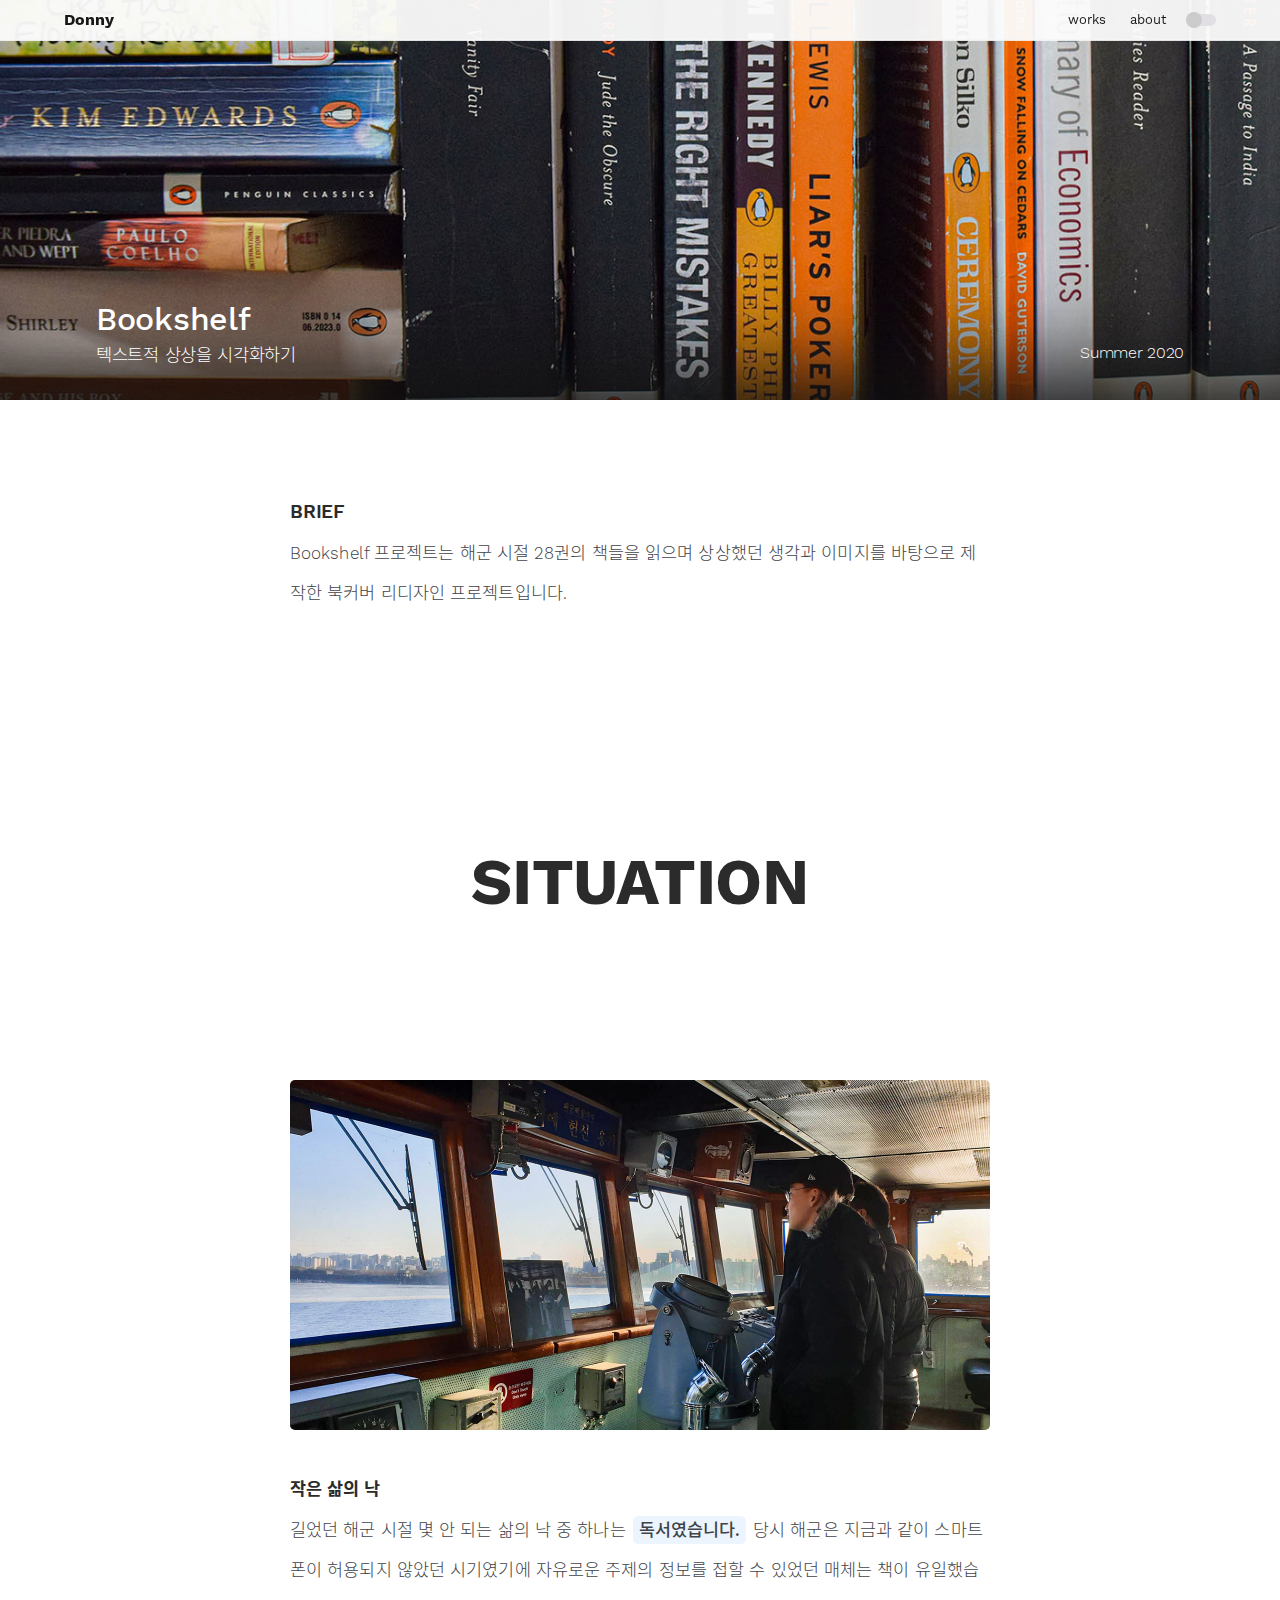
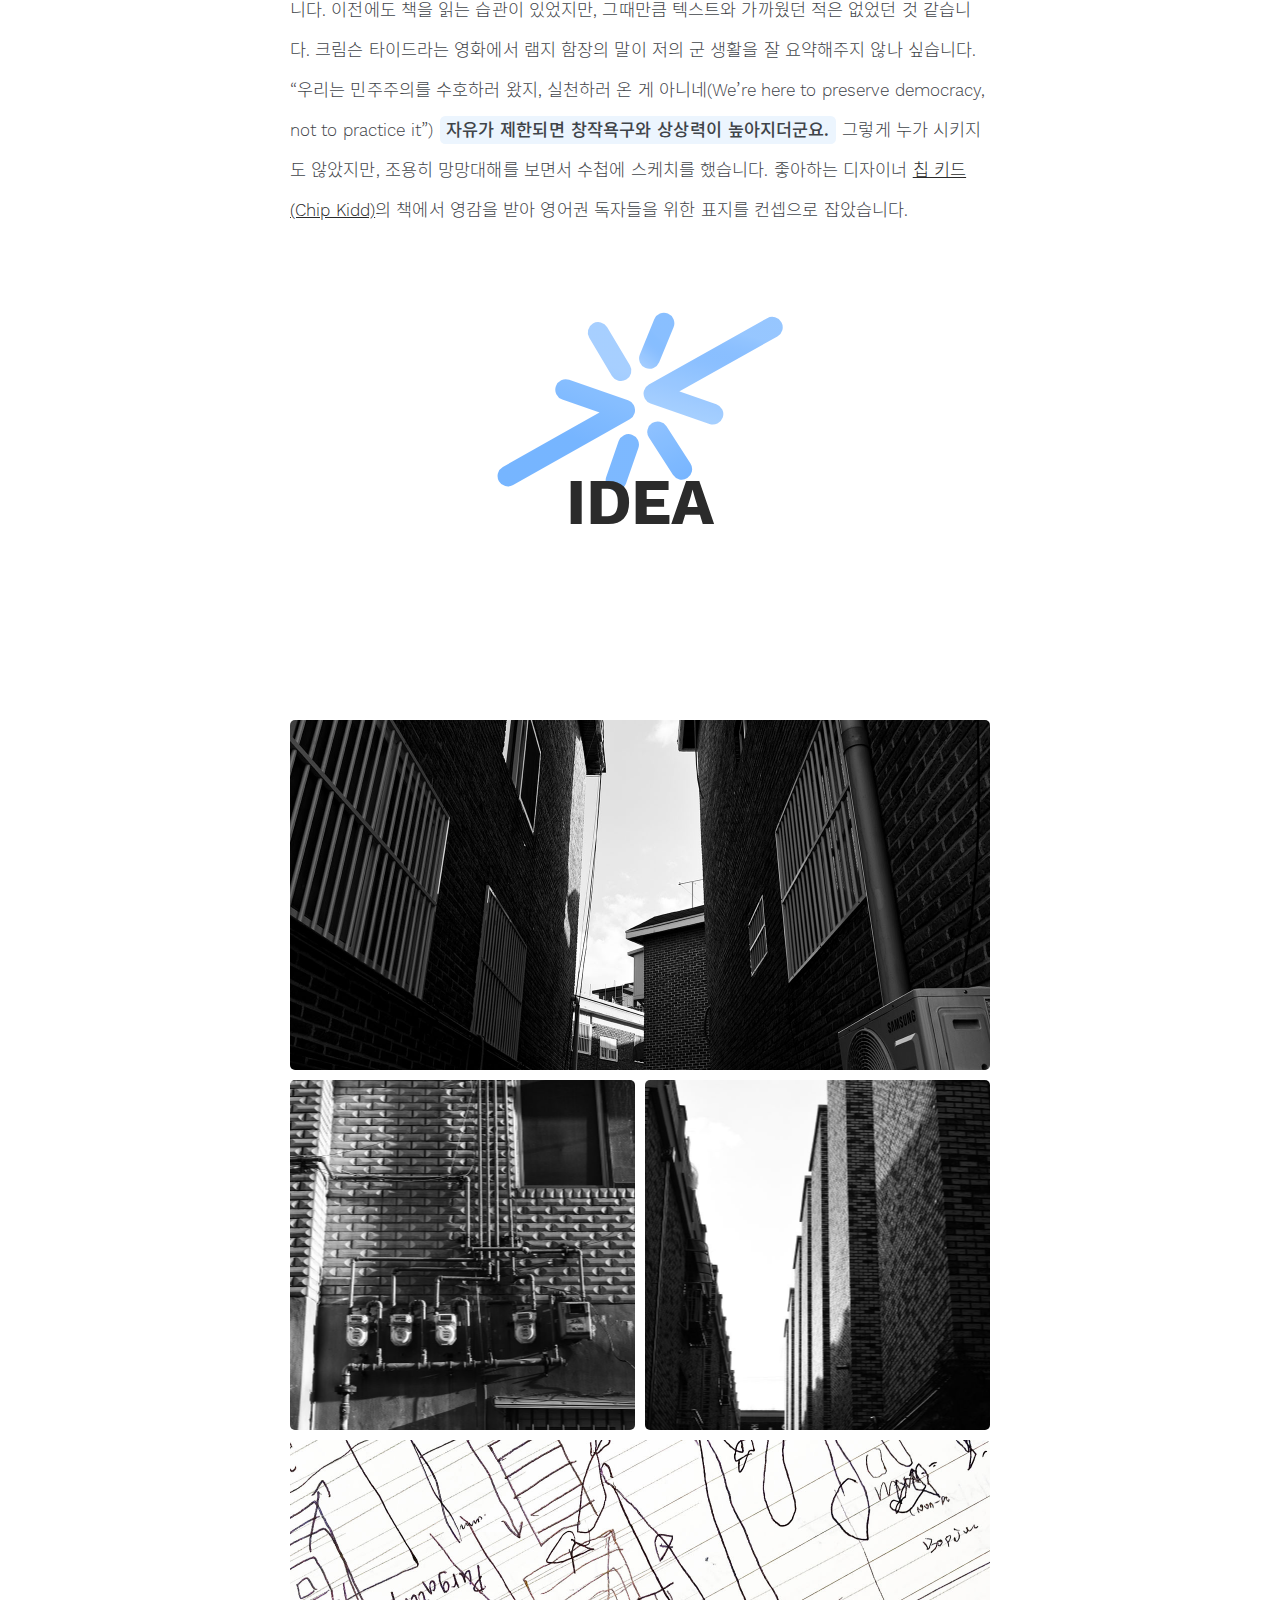
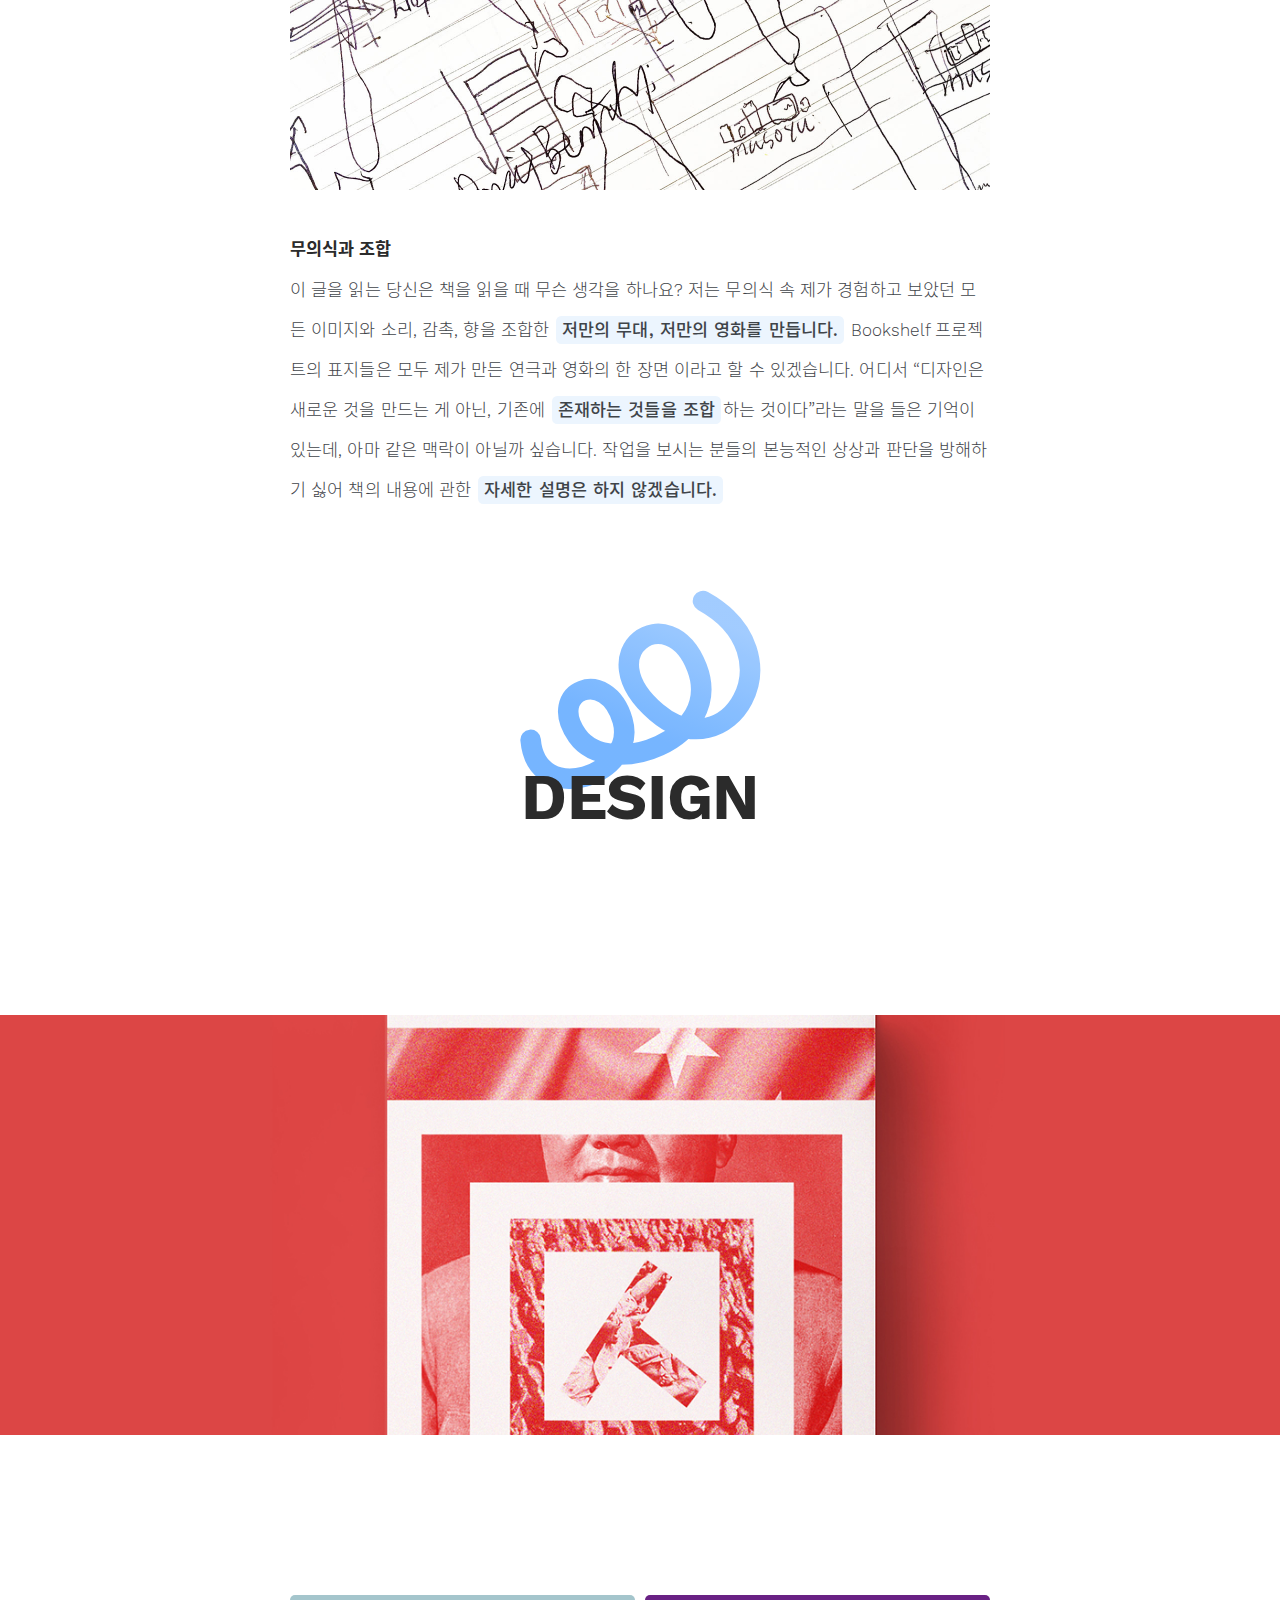
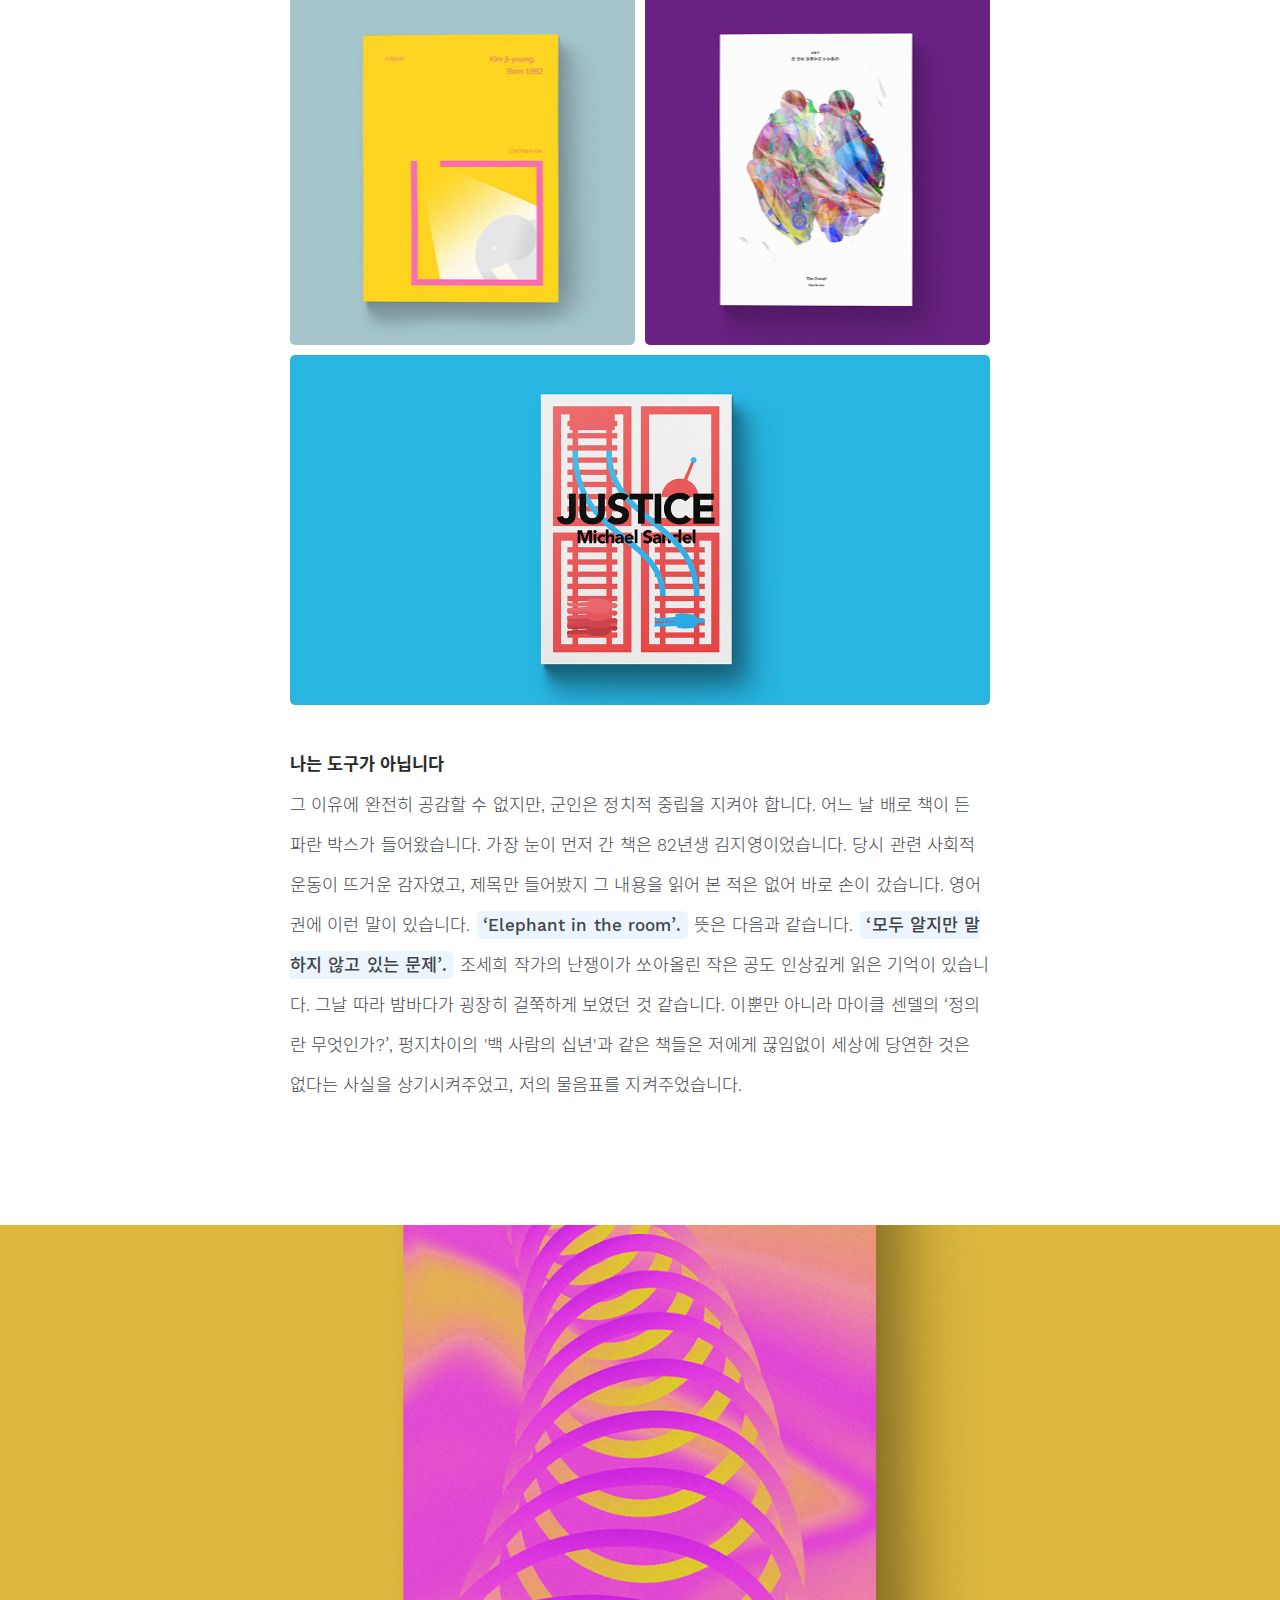
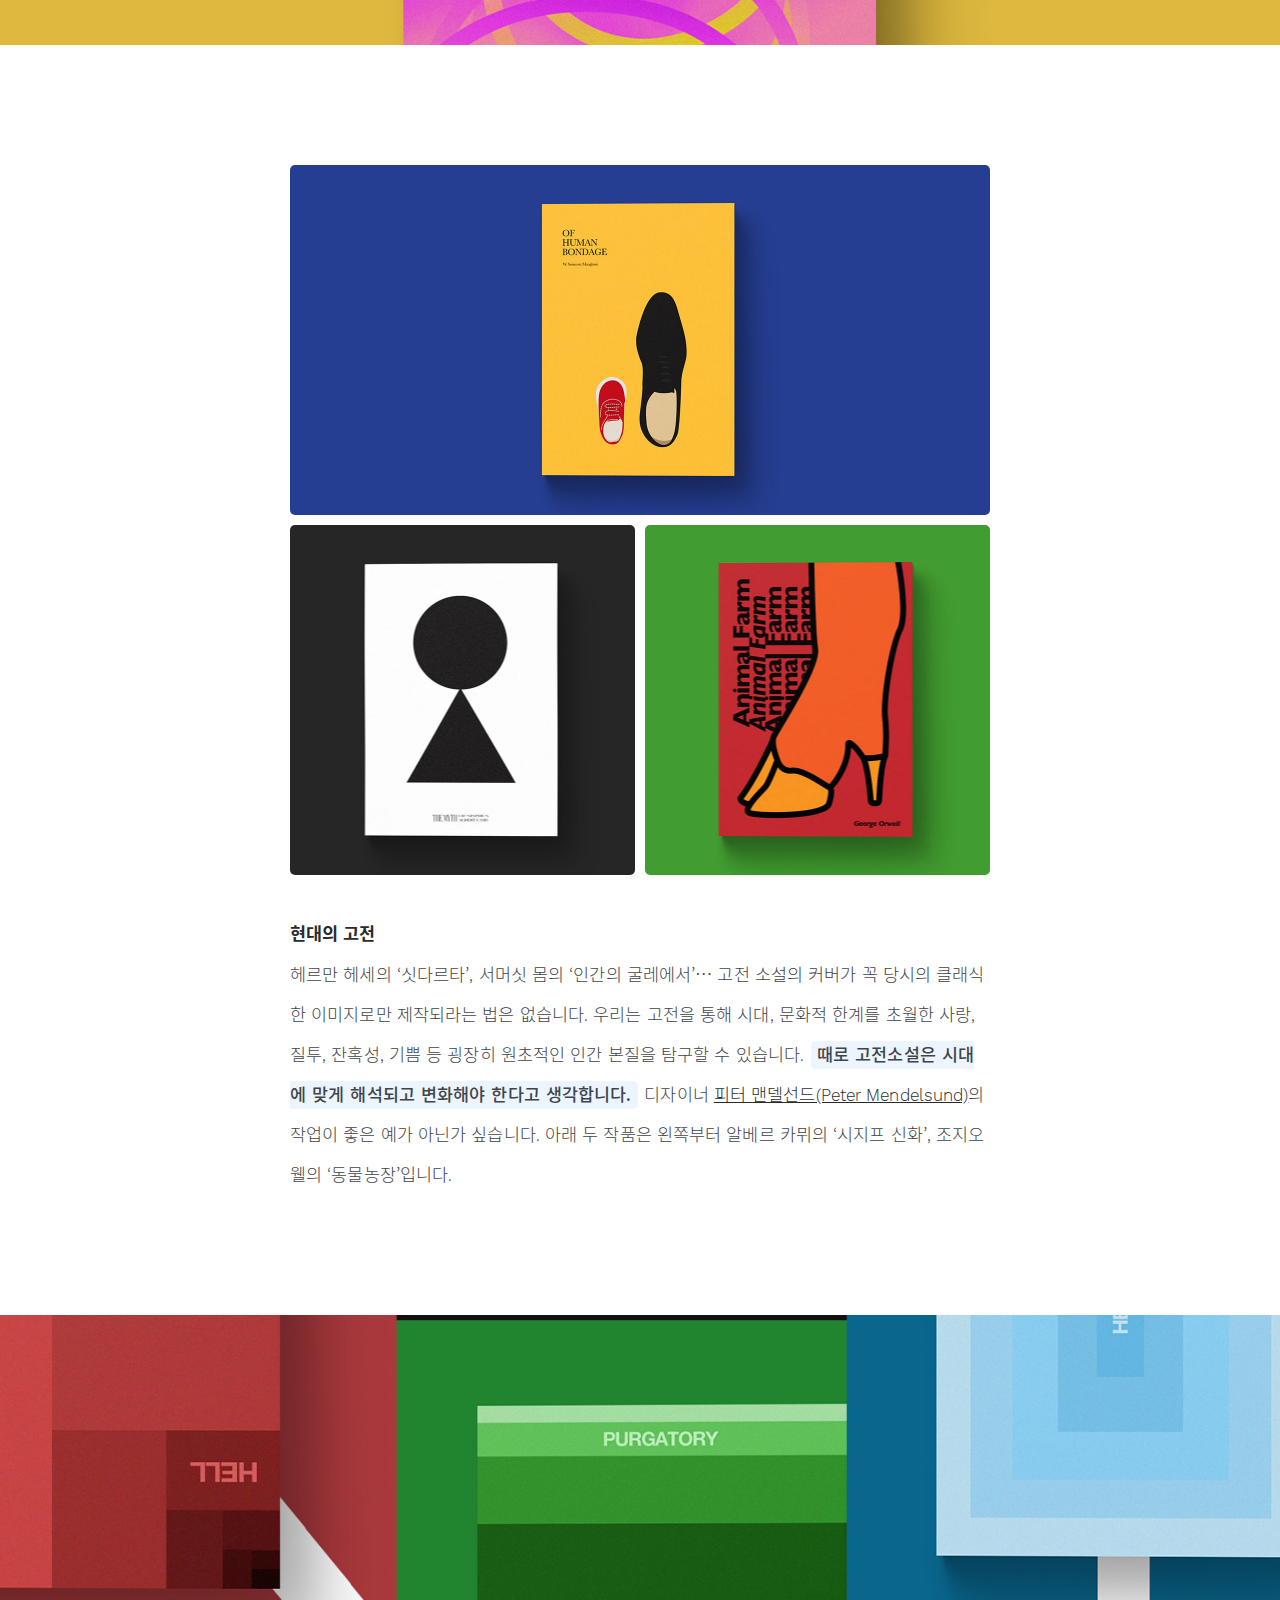
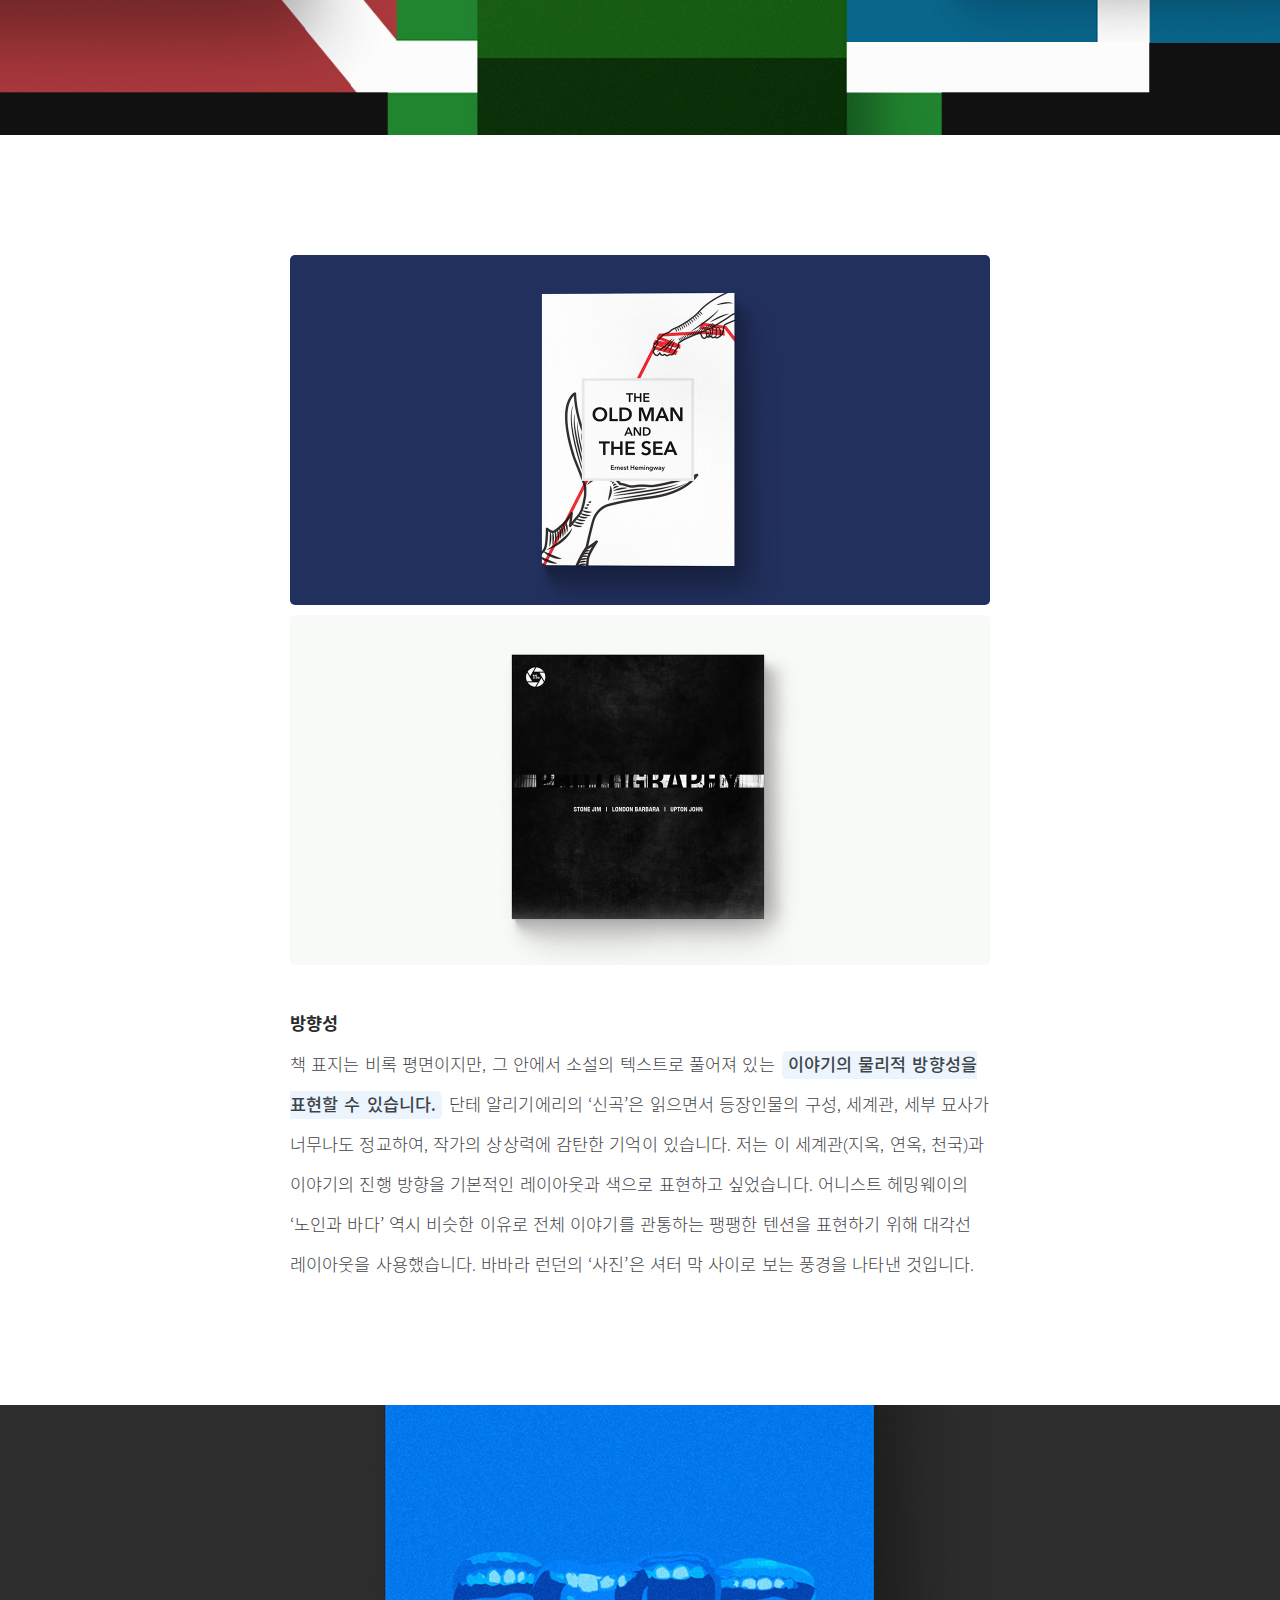
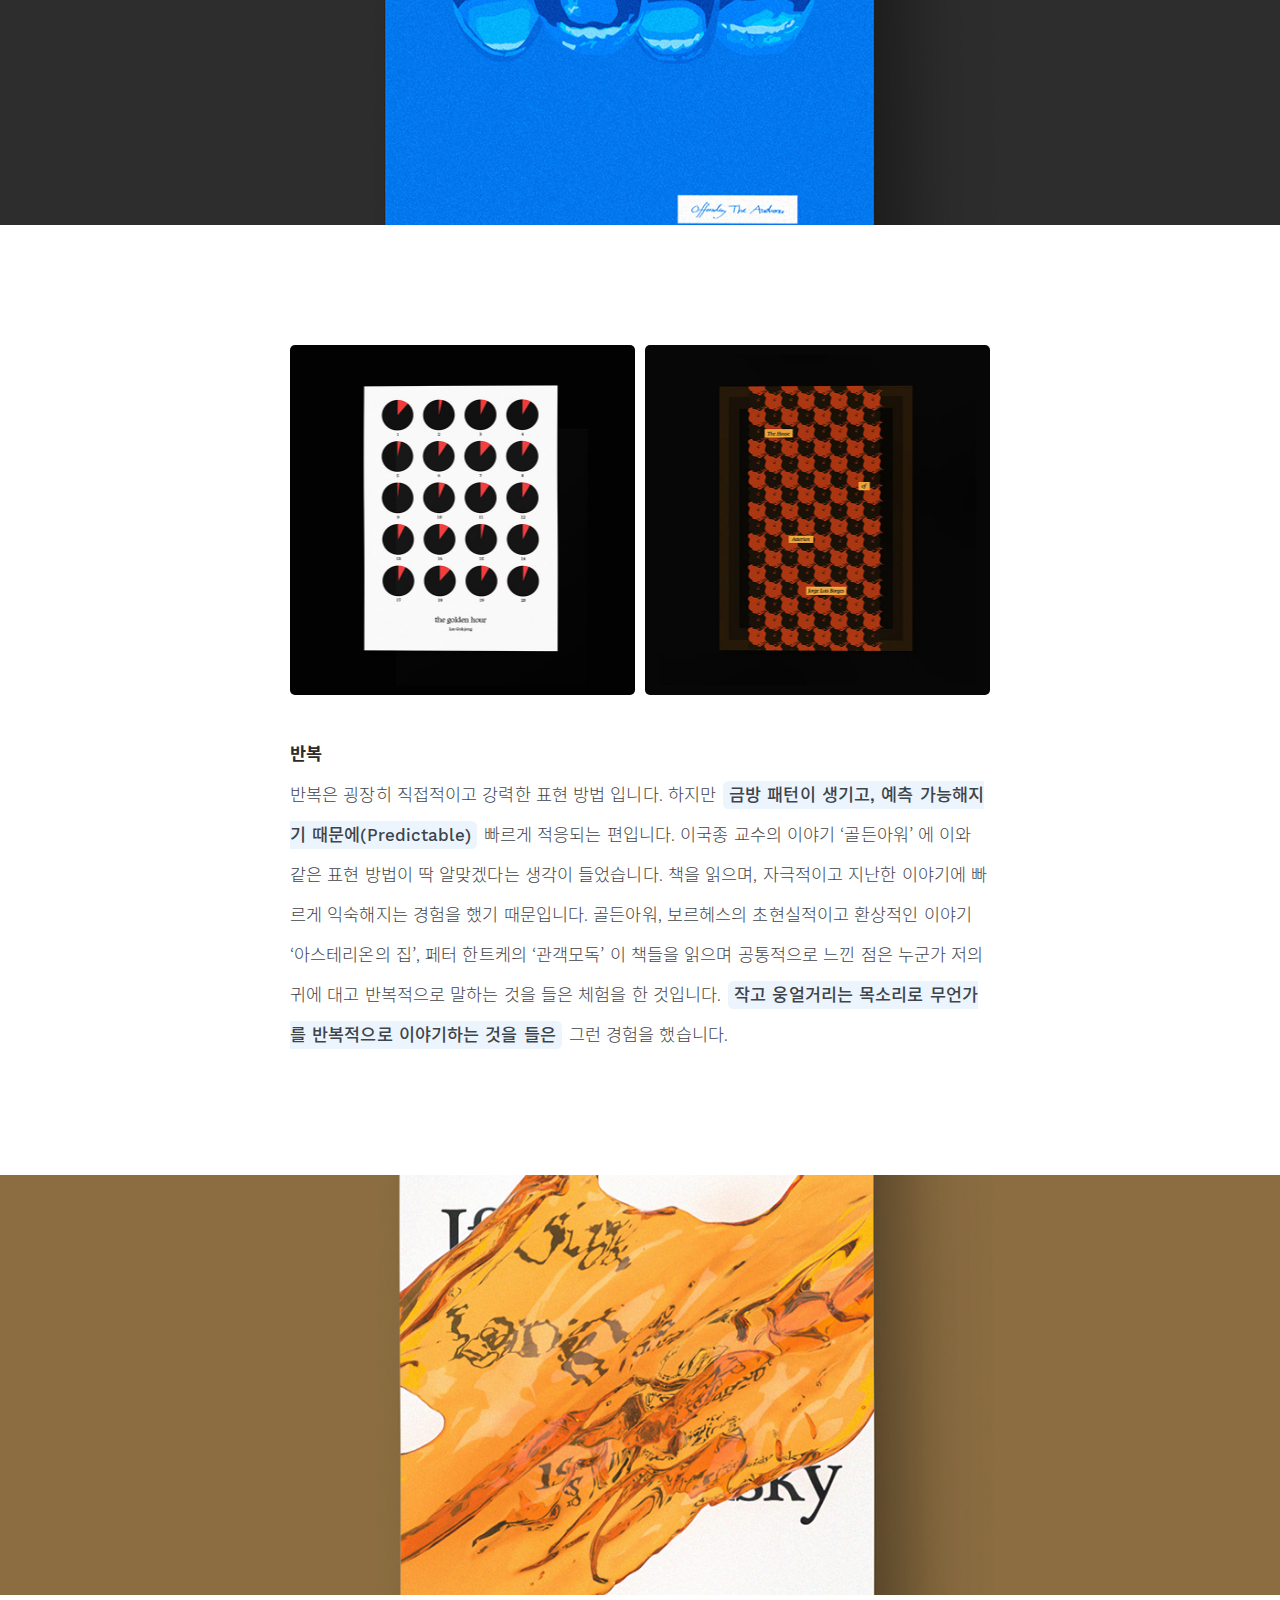
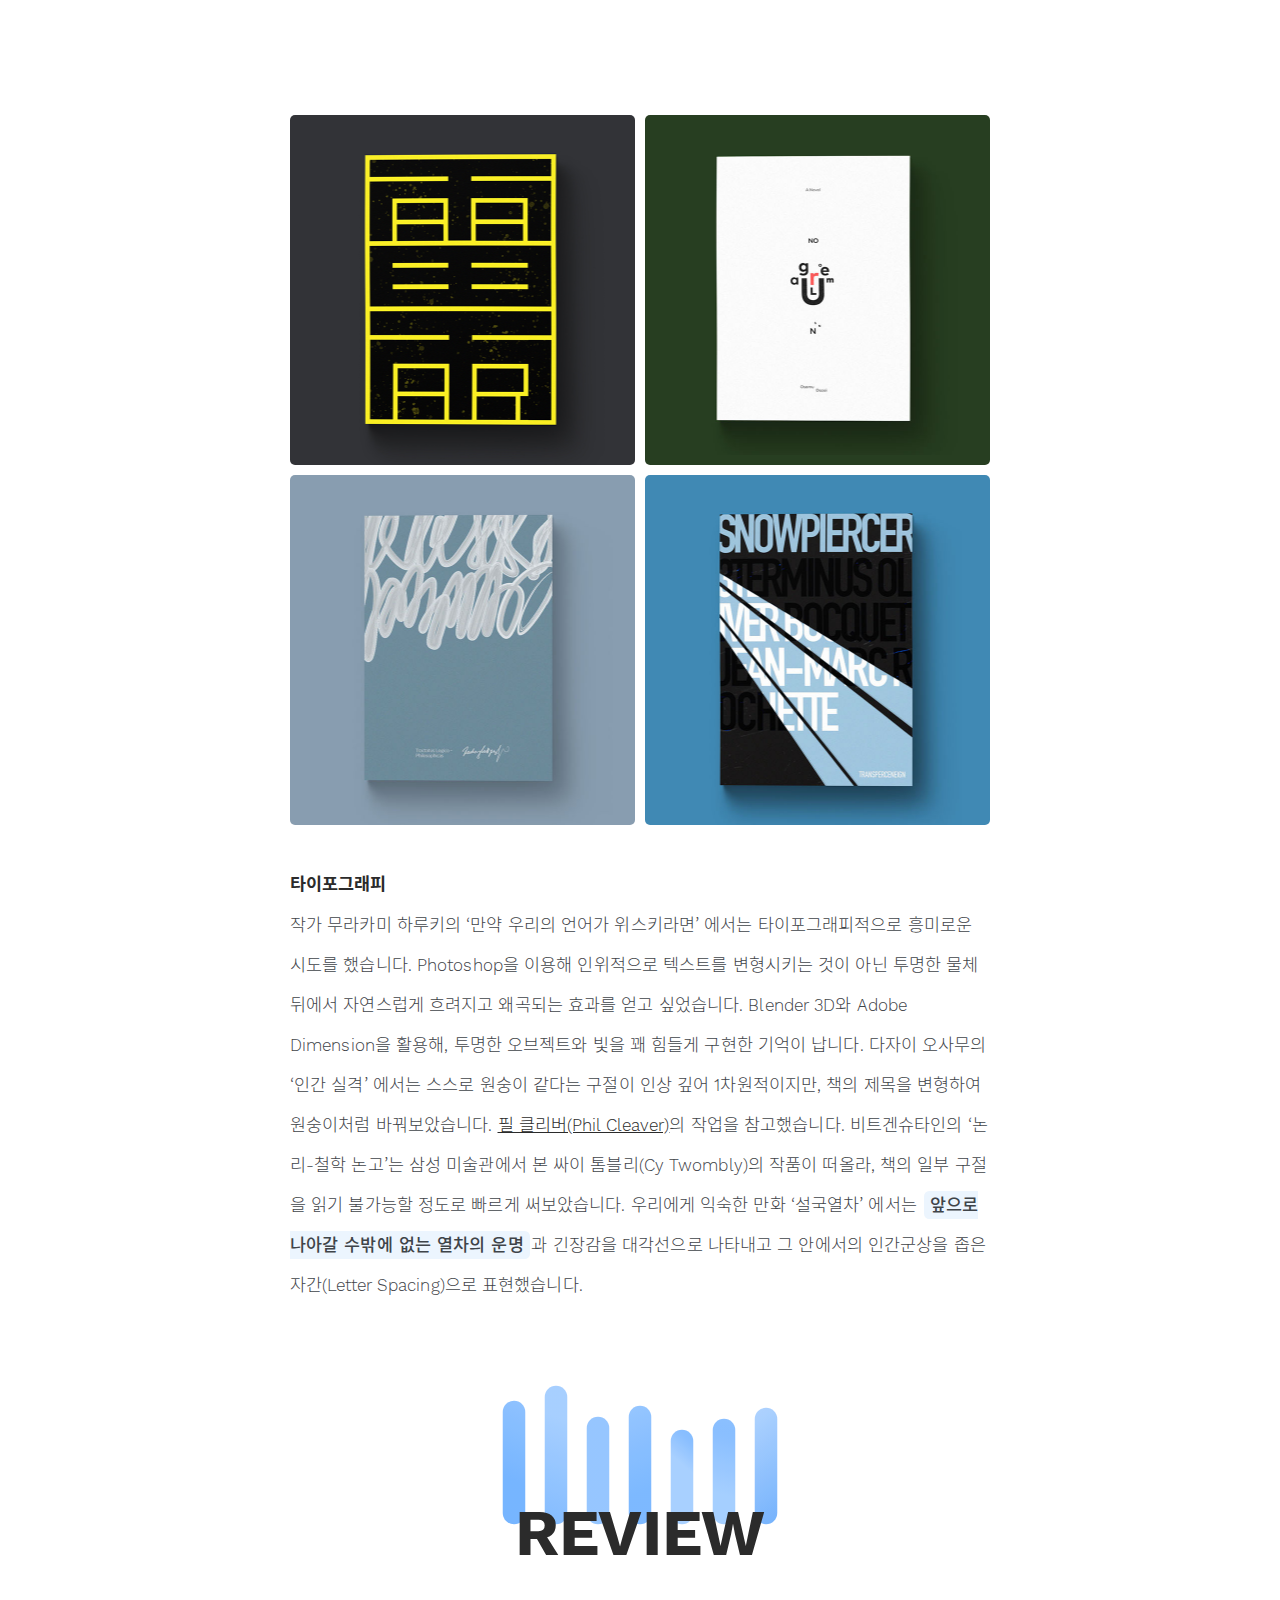
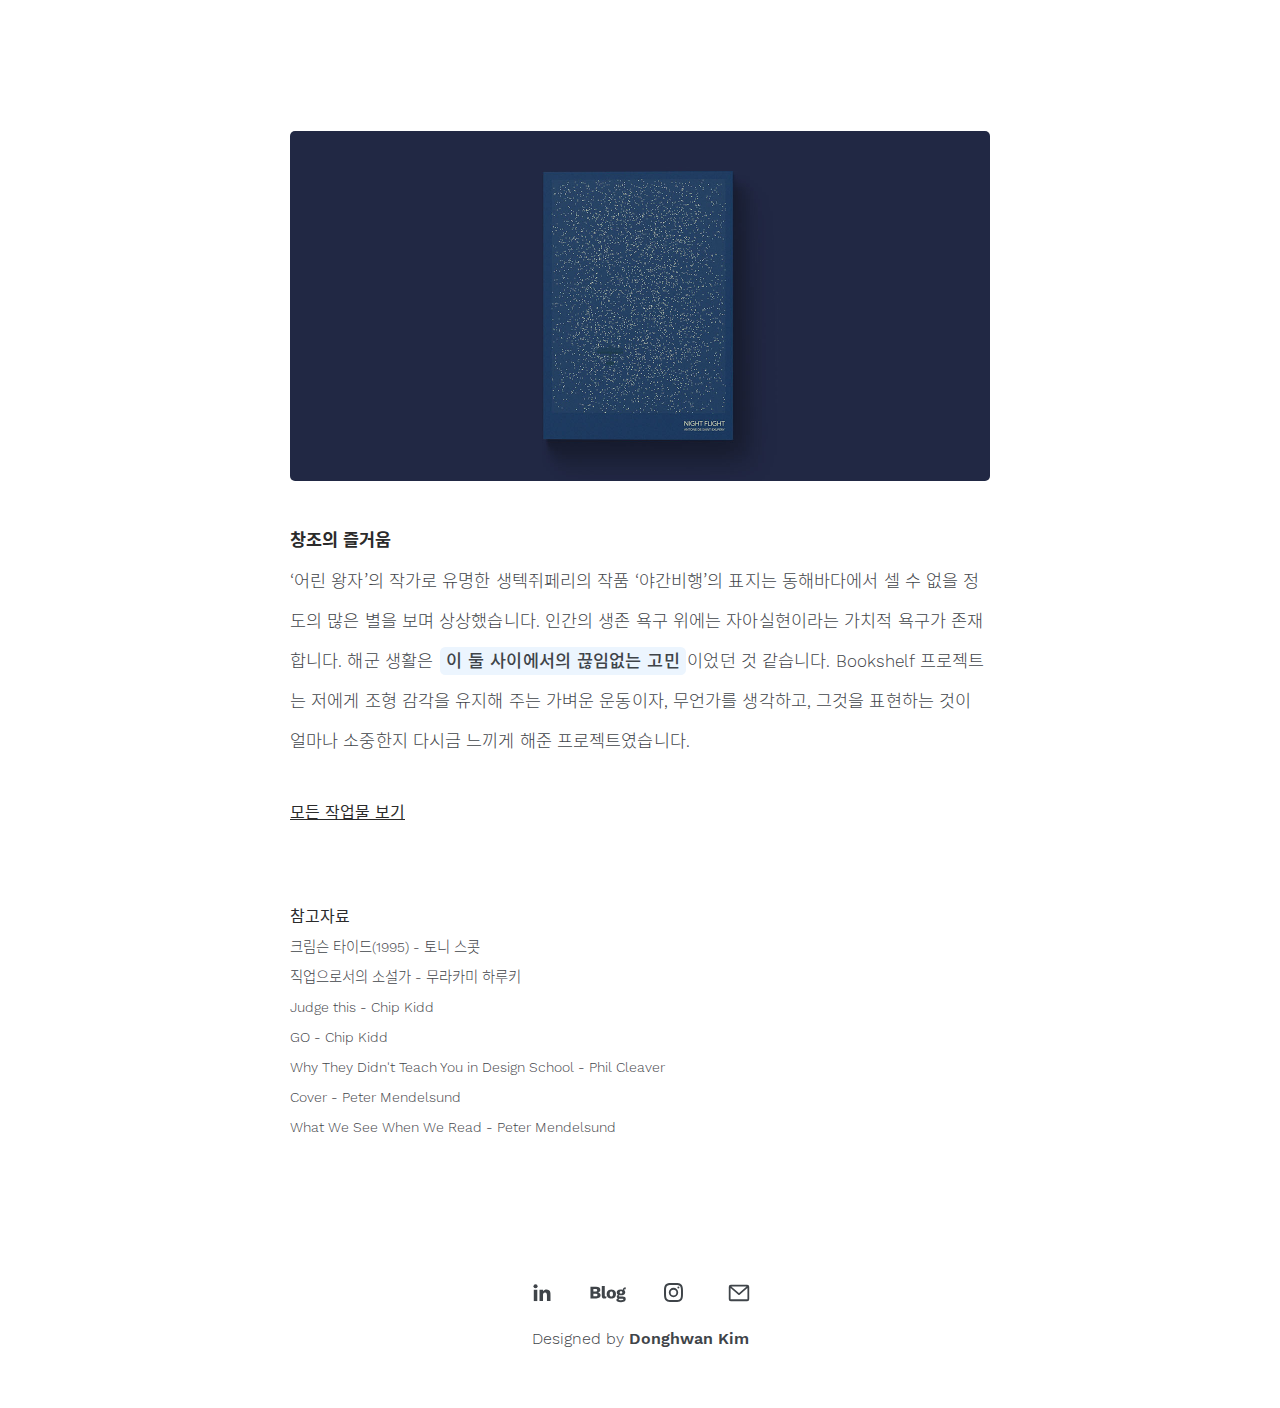
<file: works/bookshelf.html>
<!---DONE IS BETTER THAN PERFECT--->
<!---Designed and Developed by Donghwan Kim--->
<!DOCTYPE html>
<html lang="en" dir="ltr">
  <head>
    <!-- Global site tag (gtag.js) - Google Analytics -->
    <script async src="https://www.googletagmanager.com/gtag/js?id=UA-170482128-1"></script>
    <script>
      window.dataLayer = window.dataLayer || [];
      function gtag(){dataLayer.push(arguments);}
      gtag('js', new Date());

      gtag('config', 'UA-170482128-1');
    </script>
    <!-- Hotjar Tracking Code for donny99.com -->
    <script>
      (function(h,o,t,j,a,r){
          h.hj=h.hj||function(){(h.hj.q=h.hj.q||[]).push(arguments)};
          h._hjSettings={hjid:2427821,hjsv:6};
          a=o.getElementsByTagName('head')[0];
          r=o.createElement('script');r.async=1;
          r.src=t+h._hjSettings.hjid+j+h._hjSettings.hjsv;
          a.appendChild(r);
      })(window,document,'https://static.hotjar.com/c/hotjar-','.js?sv=');
    </script>
    <meta charset="utf-8">
    <meta name="viewport" content="width=device-width, initial-scale=1">
    <meta name="description" content="UX/UI Designer Donghwan Kim">
    <meta name="keywords" content="UX, UX/UI, Design, 디자인">
    <meta name="author" content="Donghwan Kim, 김동환">
    <link rel="stylesheet" href="../css/main.css">
    <link rel="stylesheet" href="../css/fonts.css">
    <link rel="shortcut icon" type="image/x-icon" href="../img/etc/donny.ico">
    <link rel="fluid-icon" href="../img/etc/donny.ico">
    <link rel="icon" type="image/svg+xml" href="../img/etc/donny.ico">
    <link rel="apple-touch-icon" href="../img/etc/donny.ico">
    <title>Donny</title>
  </head>
  <body>
    <!--nav----------------------->
    <div class="nav">
      <div class="nav_logo">
        <a href="../index.html">Donny</a>
      </div>
      <div class="nav_menu">
        <a class="nav_stack" href="../about.html">about</a>
        <!-- <a class="nav_stack"href="../log.html">log</a> -->
        <a class="nav_stack"href="../works.html">works</a>
      </div>
      <!--nav_toggle------>
      <label class="theme-switch" for="checkbox">
        <input type="checkbox" id="checkbox"/>
        <div class="slider round"></div>
      </label>
      <!--sidenav_ham------>
      <span class="nav_ham" onclick="openNav()">&#9776;</span>
      <!--nav_progressbar------>
      <div class="progress_container">
        <div class="progress_bar" id="progressBar"></div>
      </div>
    </div>
    <!--nav_bg------>
    <div class="nav_bg">
    </div>
    <!--sidenav------>
    <div id="mySidenav" class="sidenav">
      <div class="sidenav_box">
        <a class="closebtn" style="margin-right: 20px;" onclick="closeNav()">&times;</a>
        <div class="sidenav_menu">
          <a class="sidenav_stack" href="../works.html">works</a>
          <a class="sidenav_stack" href="../log.html">log</a>
          <a class="sidenav_stack" href="../about.html">about</a>
        </div>
        <div class="sidenav_menu_sns">
          <a class="sidenav_stack" href="https://www.linkedin.com/in/donghwan-kim-52b7371a9/">LinkedIn</a>
          <a class="sidenav_stack" href="https://www.instagram.com/okid2318">Instagram</a>
          <a class="sidenav_stack" href="https://brunch.co.kr/@okid2318">Brunch</a>
          <a class="sidenav_stack" href="mailto: okid2318@gmail.com">Email</a>
        </div>
      </div>
    </div>
      <!--works----------------------->
      <div class="banner" style="background-image: url(../img/works/bookshelf/1.jpg);" title="Bookshelf, Book Design, 북디자인">
        <div class="banner_container">
          <div class="banner_title">Bookshelf</div><br>
          <div class="banner_subtitle">텍스트적 상상을 시각화하기</div><br id="mobile2">
          <div class="banner_date">Summer 2020</div>
        </div>
      </div>
      <div class="p_container" style="margin-top: 100px;">
        <p class="p_title_en">BRIEF</p>
        <p class="p_body">Bookshelf 프로젝트는 해군 시절 28권의 책들을 읽으며 상상했던 생각과 이미지를 바탕으로 제작한 북커버 리디자인 프로젝트입니다.</p>
      </div>
      <div class="p_section_container">
        <div class="p_section_interaction">
          <svg class="interaction" width="298" height="181" viewBox="0 0 298 181" fill="none" xmlns="http://www.w3.org/2000/svg">
            <path class="situation1 show-on-scroll" d="M102.5 53L11 170.5H244" stroke="url(#paint1_linear)" stroke-width="21" stroke-linecap="round" stroke-linejoin="round"/>
            <path class="situation2 show-on-scroll" d="M180.397 11L86 133H214" stroke="url(#paint0_linear)" stroke-width="21" stroke-linecap="round" stroke-linejoin="round"/>
            <path class="situation3 show-on-scroll" d="M116 11L189 103" stroke="url(#paint3_linear)" stroke-width="21" stroke-linecap="round" stroke-linejoin="round"/>
            <path class="situation4 show-on-scroll" d="M193 51L287 170.5" stroke="url(#paint2_linear)" stroke-width="21" stroke-linecap="round" stroke-linejoin="round"/>
            <defs>
            <linearGradient id="paint0_linear" x1="150" y1="11" x2="99" y2="133" gradientUnits="userSpaceOnUse">
            <stop stop-color="#84BCFF" stop-opacity="0.84"/>
            <stop offset="1" stop-color="#4098FF" stop-opacity="0.79"/>
            </linearGradient>
            <linearGradient id="paint1_linear" x1="124.5" y1="56" x2="84.5" y2="171" gradientUnits="userSpaceOnUse">
            <stop stop-color="#84BCFF" stop-opacity="0.79"/>
            <stop offset="1" stop-color="#4098FF" stop-opacity="0.74"/>
            </linearGradient>
            <linearGradient id="paint2_linear" x1="240" y1="51" x2="304.5" y2="167.5" gradientUnits="userSpaceOnUse">
            <stop stop-color="#84BCFF" stop-opacity="0.94"/>
            <stop offset="1" stop-color="#4098FF" stop-opacity="0.88"/>
            </linearGradient>
            <linearGradient id="paint3_linear" x1="116" y1="11" x2="152.5" y2="103" gradientUnits="userSpaceOnUse">
            <stop stop-color="#84BCFF" stop-opacity="0.89"/>
            <stop offset="1" stop-color="#4098FF" stop-opacity="0.75"/>
            </linearGradient>
            </defs>
          </svg>
        </div>
        <div class="p_sectionTitle_container">
          <div class="p_sectionTitle">SITUATION</div>
        </div>
      </div>
      <div class="p_box_3" style="background-image: url(../img/works/bookshelf/2.jpg); margin-top: 160px;" title="Navy, 대한민국해군"></div>
      <div class="p_container">
        <p class="p_title_kr">작은 삶의 낙</p>
        <p class="p_body">길었던 해군 시절 몇 안 되는 삶의 낙 중 하나는 <b>독서였습니다.</b> 당시 해군은 지금과 같이 스마트폰이 허용되지 않았던 시기였기에 
          자유로운 주제의 정보를 접할 수 있었던 매체는 책이 유일했습니다. 이전에도 책을 읽는 습관이 있었지만, 그때만큼 텍스트와 가까웠던 적은 
          없었던 것 같습니다. 크림슨 타이드라는 영화에서 램지 함장의 말이 저의 군 생활을 잘 요약해주지 않나 싶습니다. “우리는 민주주의를 수호하러 왔지, 실천하러 
          온 게 아니네(We’re here to preserve democracy, not to practice it”) <b>자유가 제한되면 창작욕구와 상상력이 높아지더군요.</b> 그렇게 누가 
          시키지도 않았지만, 조용히 망망대해를 보면서 수첩에 스케치를 했습니다. 좋아하는 디자이너 <a class="link" href="https://chipkidd.com/home/" target="_blank">칩 키드(Chip Kidd)</a>의 책에서 영감을 받아 영어권 독자들을 위한 표지를 컨셉으로 잡았습니다.</p>
      </div>
      <div class="p_section_container">
        <div class="p_section_interaction">
          <svg class="interaction" width="310" height="184" viewBox="0 0 310 184" fill="none" xmlns="http://www.w3.org/2000/svg">
            <path class="idea1 show-on-scroll" d="M23.0002 166L139.611 100.213L80.7269 79.707" stroke="url(#paint0_linear)" stroke-width="20.8678" stroke-linecap="round" stroke-linejoin="round"/>
            <path class="idea2 show-on-scroll" d="M135.937 60.6578L113.222 22.5066" stroke="url(#paint1_linear)" stroke-width="20.8678" stroke-linecap="round" stroke-linejoin="round"/>
            <path class="idea3 show-on-scroll" d="M164.519 48.3687L178.917 13.198" stroke="url(#paint4_linear)" stroke-width="20.8678" stroke-linecap="round" stroke-linejoin="round"/>
            <path class="idea4 show-on-scroll" d="M287.275 17.3297L168.996 83.5354L227.88 104.042" stroke="url(#paint5_linear)" stroke-width="20.8678" stroke-linecap="round" stroke-linejoin="round"/>
            <path class="idea5 show-on-scroll" d="M172.705 121.867L196.693 159.23" stroke="url(#paint2_linear)" stroke-width="20.8678" stroke-linecap="round" stroke-linejoin="round"/>
            <path class="idea6 show-on-scroll" d="M143.523 134.522L131.077 170.429" stroke="url(#paint3_linear)" stroke-width="20.8678" stroke-linecap="round" stroke-linejoin="round"/>
            <defs>
            <linearGradient id="paint0_linear" x1="26" y1="102" x2="49.0319" y2="46.4523" gradientUnits="userSpaceOnUse">
            <stop stop-color="#4098FF" stop-opacity="0.75"/>
            <stop offset="0.505208" stop-color="#84BCFF"/>
            <stop offset="1" stop-color="#97C7FF" stop-opacity="0.83"/>
            </linearGradient>
            <linearGradient id="paint1_linear" x1="69.5" y1="17.4999" x2="128.644" y2="114.94" gradientUnits="userSpaceOnUse">
            <stop stop-color="#4098FF" stop-opacity="0.75"/>
            <stop offset="0.364583" stop-color="#84BCFF"/>
            <stop offset="1" stop-color="#AAD1FF"/>
            </linearGradient>
            <linearGradient id="paint2_linear" x1="218.5" y1="159" x2="224.691" y2="107.253" gradientUnits="userSpaceOnUse">
            <stop stop-color="#4098FF" stop-opacity="0.75"/>
            <stop offset="0.364583" stop-color="#84BCFF"/>
            <stop offset="1" stop-color="#B3D6FF"/>
            </linearGradient>
            <linearGradient id="paint3_linear" x1="137" y1="185.5" x2="163.298" y2="176.363" gradientUnits="userSpaceOnUse">
            <stop stop-color="#4098FF" stop-opacity="0.75"/>
            <stop offset="0.505208" stop-color="#84BCFF"/>
            <stop offset="1" stop-color="#82BBFF"/>
            </linearGradient>
            <linearGradient id="paint4_linear" x1="124.5" y1="-15.5" x2="101.269" y2="11.619" gradientUnits="userSpaceOnUse">
            <stop stop-color="#4098FF" stop-opacity="0.68"/>
            <stop offset="0.505208" stop-color="#84BCFF"/>
            <stop offset="1" stop-color="#9FCBFF"/>
            </linearGradient>
            <linearGradient id="paint5_linear" x1="239" y1="19.4999" x2="215.566" y2="108.166" gradientUnits="userSpaceOnUse">
            <stop stop-color="#2D8DFF" stop-opacity="0.55"/>
            <stop offset="0.5011" stop-color="#84BCFF"/>
            <stop offset="1" stop-color="#9CCAFF"/>
            </linearGradient>
            </defs>
          </svg>
        </div>
        <div class="p_sectionTitle_container">
          <div class="p_sectionTitle">IDEA</div>
        </div>
      </div>
      <div class="p_box_3" style="background-image: url(../img/works/bookshelf/3.jpg); margin-top: 180px;" title="Bookshelf, Book Design, 북디자인"></div>
      <div class="p_box_container" style="margin: 10px auto auto auto;">
        <div class="p_box_1" style="background-image: url(../img/works/bookshelf/3-1.jpg);" title="Bookshelf, Book Design, 북디자인"></div>
        <div class="p_box_2" style="background-image: url(../img/works/bookshelf/3-2.jpg);" title="Bookshelf, Book Design, 북디자인"></div>
      </div>
      <div class="p_box_3" style="background-image: url(../img/works/bookshelf/3-3.jpg); margin-top: 10px;" title="Bookshelf, Book Design, 북디자인"></div>
      <div class="p_container">
        <p class="p_title_kr">무의식과 조합</p>
        <p class="p_body">이 글을 읽는 당신은 책을 읽을 때 무슨 생각을 하나요? 저는 무의식 속 제가 경험하고 보았던 모든 이미지와 소리, 감촉, 향을 
          조합한 <b>저만의 무대, 저만의 영화를 만듭니다.</b> Bookshelf 프로젝트의 표지들은 모두 제가 만든 연극과 영화의 한 장면 이라고 할 수 있겠습니다. 
          어디서 “디자인은 새로운 것을 만드는 게 아닌, 기존에 <b>존재하는 것들을 조합</b>하는 것이다”라는 말을 들은 기억이 있는데, 아마 같은 맥락이 아닐까 싶습니다.
           작업을 보시는 분들의 본능적인 상상과 판단을 방해하기 싫어 책의 내용에 관한 <b>자세한 설명은 하지 않겠습니다.</b>
          </p>
      </div>
      <div class="p_section_container">
        <div class="p_section_interaction">
          <svg class="interaction" width="241" height="199" viewBox="0 0 241 199" fill="none" xmlns="http://www.w3.org/2000/svg">
            <path class="design1 show-on-scroll" d="M11.128 149.895C17.0919 218.845 118.704 185.139 103.063 130.521C87.4211 75.9029 25.8435 100.671 57.8065 145.704C89.7695 190.736 205 149.895 177.479 77.7496C149.958 5.60407 66.1919 62.1553 137.096 122.328C208 182.5 280.5 64.5 183.5 11" stroke="url(#paint0_linear)" stroke-width="20.53" stroke-linecap="round"/>
            <defs>
            <linearGradient id="paint0_linear" x1="172.258" y1="65.2027" x2="85.0287" y2="157.848" gradientUnits="userSpaceOnUse">
            <stop stop-color="#4098FF" stop-opacity="0.75"/>
            <stop offset="1" stop-color="#83BCFF" stop-opacity="0.75"/>
            </linearGradient>
            </defs>
          </svg>
        </div>
        <div class="p_sectionTitle_container">
          <div class="p_sectionTitle">DESIGN</div>
        </div>
      </div>
      <div class="p_box_splash" style="background-image: url(../img/works/bookshelf/6-1.jpg); margin-top: 180px;" title="Ten Years of Madness, Bookshelf, Book Design, 북디자인"></div>
      <div class="p_box_container" style="margin: 160px auto auto auto;">
        <div class="p_box_1" style="background-image: url(../img/works/bookshelf/6-2.jpg);" title="Kim-Ji-young Born 1982, Bookshelf, Book Design, 북디자인"></div>
        <div class="p_box_2" style="background-image: url(../img/works/bookshelf/6-3.jpg);" title="Bookshelf, Book Design, 북디자인"></div>
      </div>
      <div class="p_box_3" style="background-image: url(../img/works/bookshelf/6-4.jpg); margin-top: 10px;" title="Justice, Michael Sandel, Book Design, 북디자인"></div>
      <div class="p_container">
        <p class="p_title_kr">나는 도구가 아닙니다</p>
        <p class="p_body">그 이유에 완전히 공감할 수 없지만, 군인은 정치적 중립을 지켜야 합니다. 어느 날 배로 책이 든 
          파란 박스가 들어왔습니다. 가장 눈이 먼저 간 책은 82년생 김지영이었습니다. 당시 관련 사회적 운동이 뜨거운 감자였고, 
          제목만 들어봤지 그 내용을 읽어 본 적은 없어 바로 손이 갔습니다. 영어권에 이런 말이 있습니다. <b>‘Elephant in the 
          room’.</b> 뜻은 다음과 같습니다. <b>‘모두 알지만 말하지 않고 있는 문제’.</b> 조세희 작가의 난쟁이가 쏘아올린 작은 공도 인상깊게 
          읽은 기억이 있습니다. 그날 따라 밤바다가 굉장히 걸쭉하게 보였던 것 같습니다. 이뿐만 아니라 마이클 센델의 ‘정의란 무엇인가?’, 펑지차이의 
          '백 사람의 십년'과 같은 책들은 저에게 끊임없이 세상에 당연한 것은 없다는 사실을 상기시켜주었고, 저의 물음표를 지켜주었습니다.</p>
      </div>
      <div class="p_box_splash" style="background-image: url(../img/works/bookshelf/7-1.jpg);" title="Siddhartha, Hermann Hesse, Bookshelf, Book Design, 북디자인"></div>
      <div class="p_box_3" style="background-image: url(../img/works/bookshelf/7-2.jpg);" title="Of Human Bondage, William Somerset Maugham, Bookshelf, Book Design, 북디자인"></div>
      <div class="p_box_container" style="margin-top: 10px;">
        <div class="p_box_1" style="background-image: url(../img/works/bookshelf/7-3.jpg);" title="The Myth of Sisyphus, Albert Camus, Bookshelf, Book Design, 북디자인"></div>
        <div class="p_box_2" style="background-image: url(../img/works/bookshelf/7-4.jpg);" title="Animal Farm, George Orwell, Bookshelf, Book Design, 북디자인"></div>
      </div>
      <div class="p_container">
        <p class="p_title_kr">현대의 고전</p>
        <p class="p_body">헤르만 헤세의 ‘싯다르타’, 서머싯 몸의 ‘인간의 굴레에서’… 고전 소설의 커버가 꼭 당시의 클래식한 
          이미지로만 제작되라는 법은 없습니다. 우리는 고전을 통해 시대, 문화적 한계를 초월한 사랑, 질투, 잔혹성, 기쁨 등 
          굉장히 원초적인 인간 본질을 탐구할 수 있습니다. <b>때로 고전소설은 시대에 맞게 해석되고 변화해야 한다고 생각합니다.</b> 디자이너 
          <a class="link" href="https://www.petermendelsund.com" target="_blank">피터 맨델선드(Peter Mendelsund)</a>의 작업이 좋은 예가 아닌가 싶습니다. 아래 두 작품은 왼쪽부터 알베르 카뮈의 
          ‘시지프 신화’, 조지오웰의 ‘동물농장’입니다.
      </div>
      <div id="web" class="p_box_splash" style="background-image: url(../img/works/bookshelf/8-1.jpg);" title="Divine Comedy, Dante Alighieri, Bookshelf, Book Design, 북디자인"></div>
      <div id="mobile" class="p_box_3" style="background-image: url(../img/works/bookshelf/8-1.jpg); margin-bottom: -110px;" title="Divine Comedy, Dante Alighieri, Bookshelf, Book Design, 북디자인"></div>
      <div class="p_box_3" style="background-image: url(../img/works/bookshelf/8-2.jpg);" title="The Old Man and The Sea, Ernest Hemingway, Bookshelf, Book Design, 북디자인"></div>
      <div class="p_box_3" style="background-image: url(../img/works/bookshelf/8-3.jpg); margin-top: 10px;" title="Photography, London Barbara, Bookshelf, Book Design, 북디자인"></div>
      <div class="p_container">
        <p class="p_title_kr">방향성</p>
        <p class="p_body">책 표지는 비록 평면이지만, 그 안에서 소설의 텍스트로 풀어져 있는 <b>이야기의 물리적 방향성을 표현할 수 있습니다.</b> 
          단테 알리기에리의 ‘신곡’은 읽으면서 등장인물의 구성, 세계관, 세부 묘사가 너무나도 정교하여, 작가의 상상력에 감탄한 기억이 
          있습니다. 저는 이 세계관(지옥, 연옥, 천국)과 이야기의 진행 방향을 기본적인 레이아웃과 색으로 표현하고 싶었습니다. 어니스트 
          헤밍웨이의 ‘노인과 바다’ 역시 비슷한 이유로 전체 이야기를 관통하는 팽팽한 텐션을 표현하기 위해 대각선 레이아웃을 사용했습니다. 
          바바라 런던의 ‘사진’은 셔터 막 사이로 보는 풍경을 나타낸 것입니다.
      </div>
      <div class="p_box_splash" style="background-image: url(../img/works/bookshelf/9-1.jpg);" title="Offending the Audience, Peter Handke, Bookshelf, Book Design, 북디자인"></div>
      <div class="p_box_container">
      <div class="p_box_1" style="background-image: url(../img/works/bookshelf/9-2.jpg);" title="The Golden Hour, 이국종, Bookshelf, Book Design, 북디자인"></div>
      <div class="p_box_2" style="background-image: url(../img/works/bookshelf/9-3.jpg);" title="The House of Asterion, Jorge Luis Borges, Bookshelf, Book Design, 북디자인"></div>
      </div>
      <div class="p_container">
        <p class="p_title_kr">반복</p>
        <p class="p_body">반복은 굉장히 직접적이고 강력한 표현 방법 입니다. 하지만 <b>금방 패턴이 생기고, 예측 
          가능해지기 때문에(Predictable)</b> 빠르게 적응되는 편입니다. 이국종 교수의 이야기 ‘골든아워’ 에 이와 같은 
          표현 방법이 딱 알맞겠다는 생각이 들었습니다. 책을 읽으며, 자극적이고 지난한 이야기에 빠르게 익숙해지는 경험을 
          했기 때문입니다. 골든아워, 보르헤스의 초현실적이고 환상적인 이야기 ‘아스테리온의 집’, 페터 한트케의 ‘관객모독’ 
          이 책들을 읽으며 공통적으로 느낀 점은 누군가 저의 귀에 대고 반복적으로 말하는 것을 들은 체험을 한 것입니다. <b>작고 
          웅얼거리는 목소리로 무언가를 반복적으로 이야기하는 것을 들은</b> 그런 경험을 했습니다.</p>
      </div>
      <div class="p_box_splash" style="background-image: url(../img/works/bookshelf/10-1.jpg);" title="If Our Language is Whisky, Haruki Murakami, Bookshelf, Book Design, 북디자인"></div>
      <div class="p_box_container">
        <div class="p_box_1" style="background-image: url(../img/works/bookshelf/10-3.jpg);" title="Bookshelf, Book Design, 북디자인"></div>
        <div class="p_box_2" style="background-image: url(../img/works/bookshelf/10-2.jpg);" title="No Longer Human, Bookshelf, Book Design, 북디자인"></div>
      </div>
      <div class="p_box_container" style="margin-top: 10px;">
        <div class="p_box_1" style="background-image: url(../img/works/bookshelf/10-4.jpg);" title="Bookshelf, Book Design, 북디자인"></div>
        <div class="p_box_2" style="background-image: url(../img/works/bookshelf/10-5.jpg);" title="Sonwpiercer, Bookshelf, Book Design, 북디자인"></div>
      </div>
      <div class="p_container">
        <p class="p_title_kr">타이포그래피</p>
        <p class="p_body">작가 무라카미 하루키의 ‘만약 우리의 
          언어가 위스키라면’ 에서는 타이포그래피적으로 흥미로운 시도를 했습니다. Photoshop을 이용해 인위적으로 텍스트를 변형시키는 
          것이 아닌 투명한 물체 뒤에서 자연스럽게 흐려지고 왜곡되는 효과를 얻고 싶었습니다. Blender 3D와 Adobe Dimension을 
          활용해, 투명한 오브젝트와 빛을 꽤 힘들게 구현한 기억이 납니다. 다자이 오사무의 ‘인간 실격’ 에서는 스스로 원숭이 같다는 구절이 인상 깊어 1차원적이지만, 책의 제목을 
          변형하여 원숭이처럼 바꿔보았습니다. <a class="link" href="https://www.philcleaver.com/index.html" target="_blank">필 클리버(Phil Cleaver)</a>의 작업을 참고했습니다. 비트겐슈타인의 
          ‘논리-철학 논고’는 삼성 미술관에서 본 싸이 톰블리(Cy Twombly)의 작품이 떠올라, 책의 일부 구절을 읽기 
          불가능할 정도로 빠르게 써보았습니다. 우리에게 익숙한 만화 ‘설국열차’ 에서는 <b>앞으로 나아갈 수밖에 없는 열차의 운명</b>과 긴장감을 
          대각선으로 나타내고 그 안에서의 인간군상을 좁은 자간(Letter Spacing)으로 표현했습니다.</p>
      </div>
      <div class="p_section_container">
        <div class="p_section_interaction">
          <svg class="interaction" width="276" height="140" viewBox="0 0 276 140" fill="none" xmlns="http://www.w3.org/2000/svg">
          <path class="review1 show-on-scroll" d="M12 128L12 27" stroke="url(#paint0_linear)" stroke-width="22.51" stroke-linecap="round" stroke-linejoin="round"/>
          <path class="review2 show-on-scroll" d="M54 128L54 12" stroke="url(#paint1_linear)" stroke-width="22.51" stroke-linecap="round" stroke-linejoin="round"/>
          <path class="review3 show-on-scroll" d="M96 128L96 43" stroke="url(#paint2_linear)" stroke-width="22.51" stroke-linecap="round" stroke-linejoin="round"/>
          <path class="review4 show-on-scroll" d="M138 128L138 32" stroke="url(#paint3_linear)" stroke-width="22.51" stroke-linecap="round" stroke-linejoin="round"/>
          <path class="review5 show-on-scroll" d="M180 128L180 56" stroke="url(#paint4_linear)" stroke-width="22.51" stroke-linecap="round" stroke-linejoin="round"/>
          <path class="review6 show-on-scroll" d="M222 128L222 45" stroke="url(#paint5_linear)" stroke-width="22.51" stroke-linecap="round" stroke-linejoin="round"/>
          <path class="review7 show-on-scroll" d="M264 128L264 34" stroke="url(#paint6_linear)" stroke-width="22.51" stroke-linecap="round" stroke-linejoin="round"/>
          <defs>
          <linearGradient id="paint0_linear" x1="-61.1015" y1="22.8882" x2="26.5995" y2="148.992" gradientUnits="userSpaceOnUse">
          <stop stop-color="#B8D8FF"/>
          <stop offset="1" stop-color="#62A8FC"/>
          </linearGradient>
          <linearGradient id="paint1_linear" x1="-29.9581" y1="7.27757" x2="70.7677" y2="152.11" gradientUnits="userSpaceOnUse">
          <stop stop-color="#B8D8FF"/>
          <stop offset="1" stop-color="#62A8FC"/>
          </linearGradient>
          <linearGradient id="paint2_linear" x1="48.7296" y1="39.5396" x2="127.069" y2="126.09" gradientUnits="userSpaceOnUse">
          <stop stop-color="#B8D8FF"/>
          <stop offset="1" stop-color="#62A8FC"/>
          </linearGradient>
          <linearGradient id="paint3_linear" x1="68.5174" y1="28.0918" x2="151.877" y2="147.953" gradientUnits="userSpaceOnUse">
          <stop stop-color="#B8D8FF"/>
          <stop offset="1" stop-color="#62A8FC"/>
          </linearGradient>
          <linearGradient id="paint4_linear" x1="128.333" y1="53.0688" x2="191.037" y2="142.461" gradientUnits="userSpaceOnUse">
          <stop stop-color="#B8D8FF"/>
          <stop offset="1" stop-color="#62A8FC"/>
          </linearGradient>
          <linearGradient id="paint5_linear" x1="162.44" y1="41.621" x2="234.724" y2="144.67" gradientUnits="userSpaceOnUse">
          <stop stop-color="#B8D8FF"/>
          <stop offset="1" stop-color="#62A8FC"/>
          </linearGradient>
          <linearGradient id="paint6_linear" x1="195.965" y1="30.1732" x2="277.588" y2="147.537" gradientUnits="userSpaceOnUse">
          <stop stop-color="#B8D8FF"/>
          <stop offset="1" stop-color="#62A8FC"/>
          </linearGradient>
          </defs>
          </svg>
        </div>
        <div class="p_sectionTitle_container">
          <div class="p_sectionTitle">REVIEW</div>
        </div>
      </div>
      <div class="p_box_3" style="background-image: url(../img/works/bookshelf/11.jpg); margin-top: 160px;" title="Night Flight, Bookshelf, Book Design, 북디자인"></div>
      <div class="p_container">
        <p class="p_title_kr">창조의 즐거움</p>
        <p class="p_body">‘어린 왕자’의 작가로 유명한 생텍쥐페리의 작품 ‘야간비행’의 표지는 동해바다에서 셀 수 없을 정도의 
          많은 별을 보며 상상했습니다. 인간의 생존 욕구 위에는 자아실현이라는 가치적 욕구가 존재합니다. 해군 생활은 <b>이 둘 
          사이에서의 끊임없는 고민</b>이었던 것 같습니다. Bookshelf 프로젝트는 저에게 조형 감각을 유지해 
          주는 가벼운 운동이자, 무언가를 생각하고, 그것을 표현하는 것이 얼마나 소중한지 다시금 느끼게 해준 프로젝트였습니다.</p><br><br>
          <a class="link" href="https://www.instagram.com/donghwan2020/" target="_blank" style="font-weight: 400;">모든 작업물 보기</a>
          <div class="refer_container">참고자료<br>
            <div class="refer">
              크림슨 타이드(1995) - 토니 스콧<br>
              직업으로서의 소설가 - 무라카미 하루키<br>
              Judge this - Chip Kidd<br>
              GO - Chip Kidd<br>
              Why They Didn't Teach You in Design School - Phil Cleaver<br>
              Cover - Peter Mendelsund<br>
              What We See When We Read - Peter Mendelsund<br>
            </div>
          </div>
          </p>
      </div>
      <!--script----------------------->
      <script type="text/javascript" src="../js/main.js" charset="utf-8"></script>
      <!--footer----------------------->
      <div class="footer">
        <!--<a href="#" target="_blank">
          <svg class="icon1" data-name="Layer 2" viewBox="0 0 100 100">
            <defs><style>.cls-1{fill:var(--grey800);}</style></defs>
            <path class="cls-1" d="M48.26,34.18a10.07,10.07,0,0,1,1.81,6A8.78,8.78,0,0,1,48.25,46a9.26,9.26,0,0,1-3,2.24,8.78,8.78,0,0,1,4.55,3.47,10.45,10.45,0,0,1,1.53,5.77,11.48,11.48,0,0,1-1.75,6.27,10.6,10.6,0,0,1-2.79,3.09,10.71,10.71,0,0,1-4.44,2,27,27,0,0,1-5.56.53H19.05V30h19Q45.26,30.1,48.26,34.18ZM27.49,36.83V45.5h9a8,8,0,0,0,4.16-1,3.72,3.72,0,0,0,1.6-3.46,3.52,3.52,0,0,0-2.11-3.63,14.85,14.85,0,0,0-4.65-.61Zm0,15.18V62.5h9a9.38,9.38,0,0,0,4-.69C42.16,61,43,59.32,43,56.9a4.22,4.22,0,0,0-2.51-4.22A9.9,9.9,0,0,0,36.58,52Z"/>
            <path class="cls-1" d="M73.67,41.78a11.34,11.34,0,0,1,4.81,4.12,13.67,13.67,0,0,1,2.22,5.76,35.7,35.7,0,0,1,.24,5.52H60.66c.11,2.8,1.08,4.75,2.91,5.88a7.38,7.38,0,0,0,4,1A6.27,6.27,0,0,0,71.33,63a4.82,4.82,0,0,0,2-3h7.44a12.05,12.05,0,0,1-3,5.91Q74.11,70,67.38,70a15.18,15.18,0,0,1-9.81-3.43q-4.24-3.42-4.25-11.15,0-7.23,3.84-11.09a13.42,13.42,0,0,1,10-3.87A15.86,15.86,0,0,1,73.67,41.78ZM62.78,48.07a7.54,7.54,0,0,0-1.94,4.31H73.38A6.07,6.07,0,0,0,71.44,48a6.38,6.38,0,0,0-4.32-1.5A5.75,5.75,0,0,0,62.78,48.07Z"/><rect class="cls-1" x="59.19" y="33.14" width="15.47" height="4.5"/>
          </svg></a>-->
        <a href="https://www.linkedin.com/in/donghwan-kim-52b7371a9/" target="_blank">
          <svg class="icon2" data-name="Layer 2" viewBox="0 0 100 100">
            <defs><style>.cls-1{fill:var(--grey600);}</style></defs>
            <circle class="cls-1" cx="33.85" cy="32.93" r="5.09"/>
            <rect class="cls-1" x="29.47" y="41.92" width="8.76" height="28.24"/>
            <path class="cls-1" d="M67.34,43c-3.88-2.46-10.73-3-14.78,2.33V41.92H43.8V70.16h8.76V54.7c0-1.21.44-5.76,5.15-5.76,4.18,0,4.67,3.18,4.67,8V70.16h8.86V55.82C71.24,49.31,71.22,45.43,67.34,43Z"/>
          </svg></a>
        <a href="https://brunch.co.kr/@okid2318" target="_blank">
          <svg class="icon3" data-name="Layer 2" viewBox="0 0 100 100">
            <defs><style>.cls-1{fill:var(--grey600);}</style></defs>
            <path class="cls-1" d="M26.64,50.1v0A6.69,6.69,0,0,0,31,47.85a6.33,6.33,0,0,0,1.41-4.13,6.75,6.75,0,0,0-2.48-5.63q-2.49-2-7.71-2H8.44V64.36H22.83q5.15,0,7.71-2a6.71,6.71,0,0,0,2.57-5.63,6.41,6.41,0,0,0-1.61-4.39A7.56,7.56,0,0,0,26.64,50.1ZM15.55,41.5H20.9c2.63,0,3.94,1,3.94,3.08s-1.31,3.08-3.94,3.08H15.55Zm9,16.87a4.67,4.67,0,0,1-3,.81h-6V52.93h6a4.74,4.74,0,0,1,3,.79,2.78,2.78,0,0,1,1,2.29A2.9,2.9,0,0,1,24.59,58.37Z"/><path class="cls-1" d="M45.4,59.7a1.92,1.92,0,0,1-1.59-.6,3.37,3.37,0,0,1-.47-2V33.87H36.06V58c0,2.4.52,4.13,1.54,5.19s2.69,1.58,5,1.58a10.37,10.37,0,0,0,2.44-.3,7.09,7.09,0,0,0,2-.77l.48-4.37c-.4.12-.75.2-1,.26A5.34,5.34,0,0,1,45.4,59.7Z"/><path class="cls-1" d="M65.2,43.83a13.94,13.94,0,0,0-11.8,0,9.48,9.48,0,0,0-4,3.81,11.89,11.89,0,0,0-1.43,6,11.86,11.86,0,0,0,1.43,6,9.48,9.48,0,0,0,4,3.81,13.94,13.94,0,0,0,11.8,0,9.43,9.43,0,0,0,4-3.81,11.86,11.86,0,0,0,1.44-6,11.9,11.9,0,0,0-1.44-6A9.43,9.43,0,0,0,65.2,43.83ZM62.83,57.06A3.91,3.91,0,0,1,61.46,59a3.79,3.79,0,0,1-2.19.62A3.7,3.7,0,0,1,57.13,59a3.79,3.79,0,0,1-1.37-1.93,10.3,10.3,0,0,1-.47-3.4,10.58,10.58,0,0,1,.47-3.43,3.71,3.71,0,0,1,1.37-1.93,3.76,3.76,0,0,1,2.14-.6,3.45,3.45,0,0,1,3.56,2.53,10.58,10.58,0,0,1,.47,3.43A10.3,10.3,0,0,1,62.83,57.06Z"/><path class="cls-1" d="M92.44,61.17a9.12,9.12,0,0,0-5.72-1.56H79.91a3.57,3.57,0,0,1-1.8-.36,1.21,1.21,0,0,1-.6-1.1A1.37,1.37,0,0,1,78.2,57a2.51,2.51,0,0,1,.77-.33A19.82,19.82,0,0,0,83,57a16.63,16.63,0,0,0,5.57-.83,7.4,7.4,0,0,0,3.53-2.47,7,7,0,0,0,0-7.9,7,7,0,0,0-2-1.69,3,3,0,0,1,.75-1.26A3.79,3.79,0,0,1,93.66,42a4.35,4.35,0,0,1,.51,0,1.87,1.87,0,0,1,.51.11l-.6-4.89a2,2,0,0,0-.36,0H93.4a5.4,5.4,0,0,0-3.4,1,6.08,6.08,0,0,0-2,2.65,9,9,0,0,0-.55,2.2,17.48,17.48,0,0,0-4.5-.53,16.22,16.22,0,0,0-5.61.86,7.59,7.59,0,0,0-3.53,2.46,6.37,6.37,0,0,0-1.22,4,6.21,6.21,0,0,0,2.63,5.36,9.6,9.6,0,0,0,.83.5,6,6,0,0,0-1.79,1A4.05,4.05,0,0,0,72.63,60a4.24,4.24,0,0,0,1.29,3.26,5.16,5.16,0,0,0,1.85,1.05,6,6,0,0,0-2.62,1,3.47,3.47,0,0,0-1.46,2.91,4.41,4.41,0,0,0,2.57,3.94q2.56,1.45,8.39,1.46a19.59,19.59,0,0,0,6.23-.88A8.68,8.68,0,0,0,93,70.06a6.68,6.68,0,0,0,1.46-4.41A5.38,5.38,0,0,0,92.44,61.17ZM80.66,47.49a3.61,3.61,0,0,1,4.56,0,3,3,0,0,1,.9,2.31,2.9,2.9,0,0,1-.9,2.27,3.58,3.58,0,0,1-4.56,0,2.92,2.92,0,0,1-.88-2.27A3,3,0,0,1,80.66,47.49Zm7.47,20.32a5.45,5.45,0,0,1-2,.77,17,17,0,0,1-3.41.28,12.08,12.08,0,0,1-4.06-.54c-1-.35-1.46-.86-1.46-1.52a1.37,1.37,0,0,1,.49-1.07A2,2,0,0,1,79,65.3h7.66a3,3,0,0,1,1.72.37,1.21,1.21,0,0,1,.47,1A1.4,1.4,0,0,1,88.13,67.81Z"/>
          </svg></a>
        <a href="https://www.instagram.com/okid2318/" target="_blank">
          <svg class="icon3" data-name="Layer 2" viewBox="0 0 100 100"><defs>
            <style>.cls-1{fill:var(--grey600);}</style></defs>
            <path class="cls-1" d="M61.92,35.61a2.45,2.45,0,1,0,2.45,2.45A2.45,2.45,0,0,0,61.92,35.61Z"/>
            <path class="cls-1" d="M50,38.52A11.48,11.48,0,1,0,61.48,50,11.49,11.49,0,0,0,50,38.52Zm0,18.53a7,7,0,1,1,7-7A7.06,7.06,0,0,1,50,57.05Z"/>
            <path class="cls-1" d="M56.89,26.88H43.27c-9.83,0-16.39,3-16.39,17.41V55.53c0,16.24,8.46,17.59,17.88,17.59H56c9,0,17.12-1.35,17.12-17.65V44.24C73.12,29,65.32,26.88,56.89,26.88Zm11.39,28.4c0,12.37-4.75,13-12.5,13H45c-8.2,0-13.23-.62-13.23-13V44.5c0-10.94,3.64-12.78,11.79-12.78H56.64c7.89,0,11.64,1.9,11.64,12.72Z"/></svg></a>
        <a href="mailto: okid2318@gmail.com" target="_blank">
          <svg class="icon4" data-name="Layer 2" viewBox="0 0 100 100">
            <defs><style>.cls-1{fill:var(--grey600);}</style></defs>
            <path class="cls-1" d="M24.45,34.67a5.09,5.09,0,0,1,5.11-5.11H70.44a5.09,5.09,0,0,1,5.11,5.11V65.33a5.09,5.09,0,0,1-5.11,5.11H29.56a5.09,5.09,0,0,1-5.11-5.11Zm6.87-.52L49.68,50.21a.49.49,0,0,0,.64,0L68.24,34.53a.48.48,0,0,0-.32-.85H31.49A.27.27,0,0,0,31.32,34.15Zm39.79,4.23a.45.45,0,0,0-.74-.31L51.74,54.47a2.62,2.62,0,0,1-3.48,0L29.63,38.07a.45.45,0,0,0-.74.31V65.3a.45.45,0,0,0,.46.44H70.67a.43.43,0,0,0,.44-.42Z"/></svg></a>
        <p class="footer_cc">Designed by <span class="footer_bold">Donghwan Kim</span></p>
      </div>
    </div>
  </body>
</html>
</file>
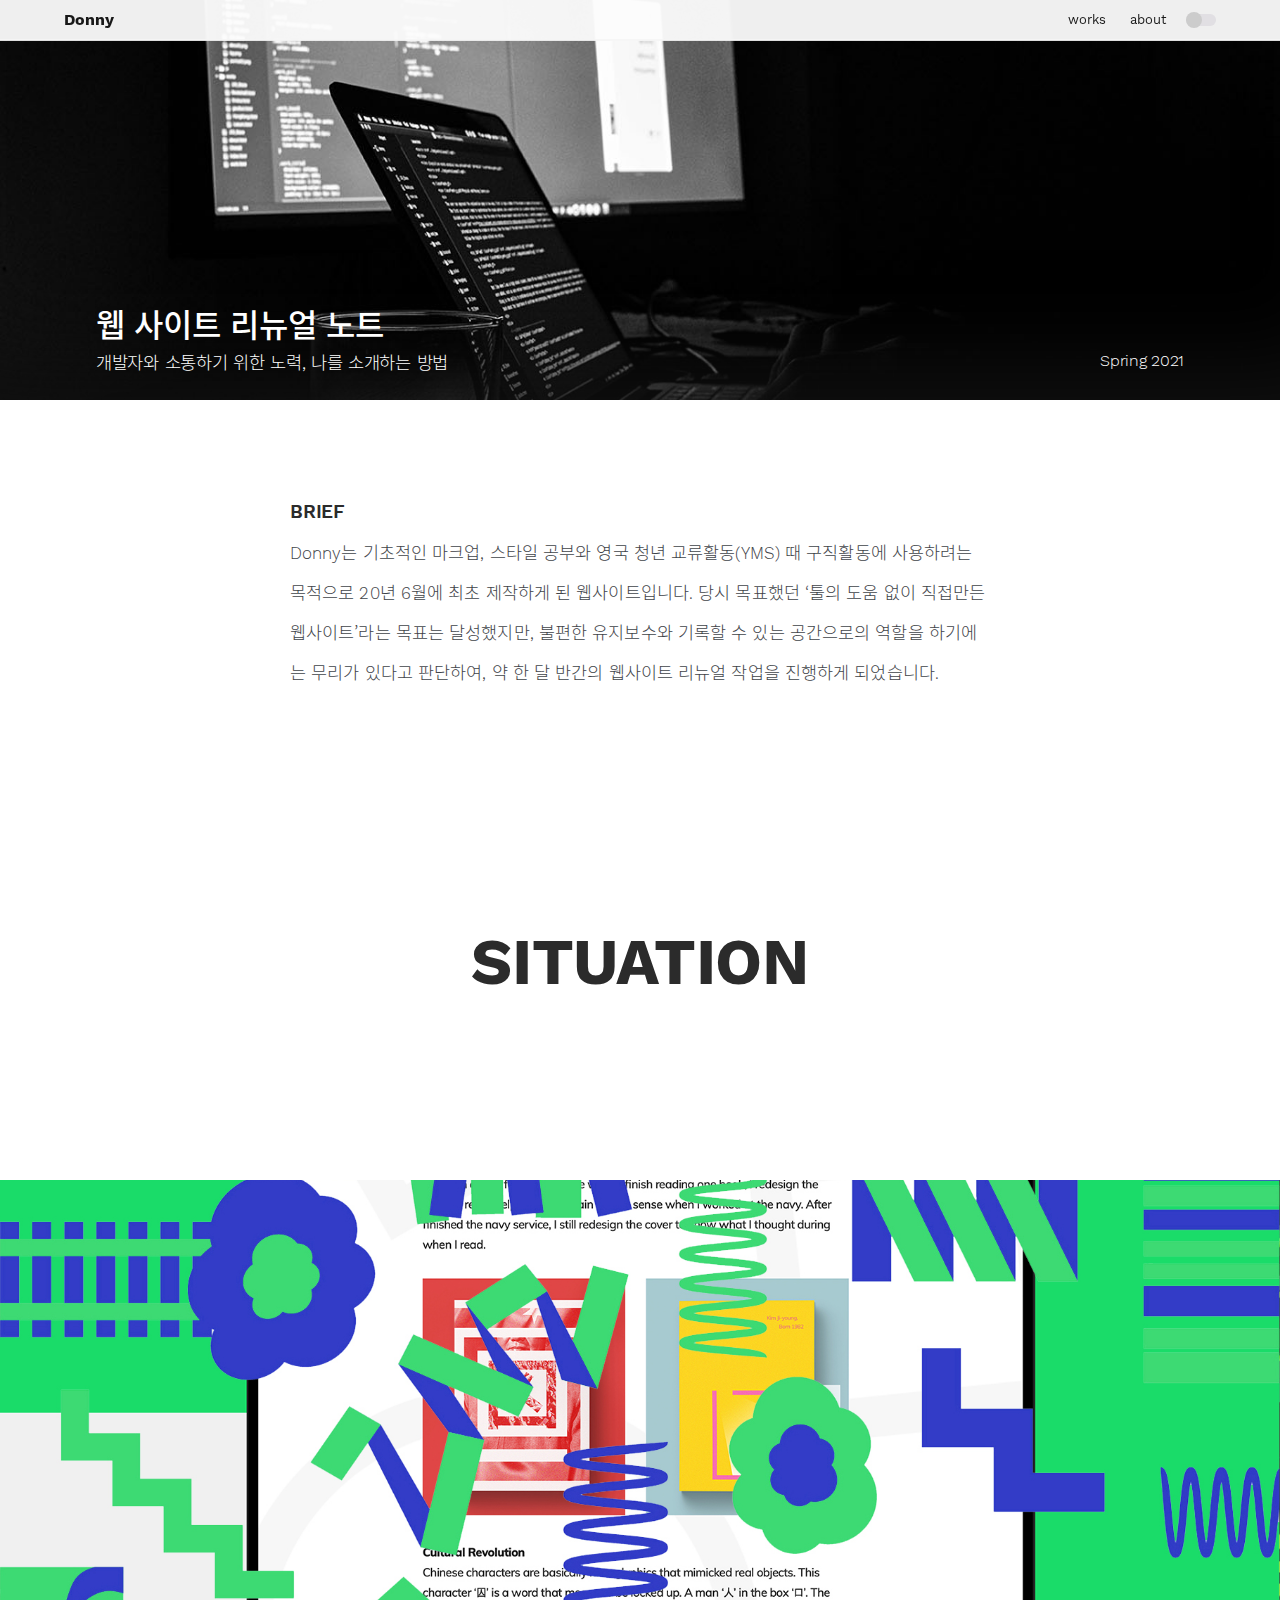
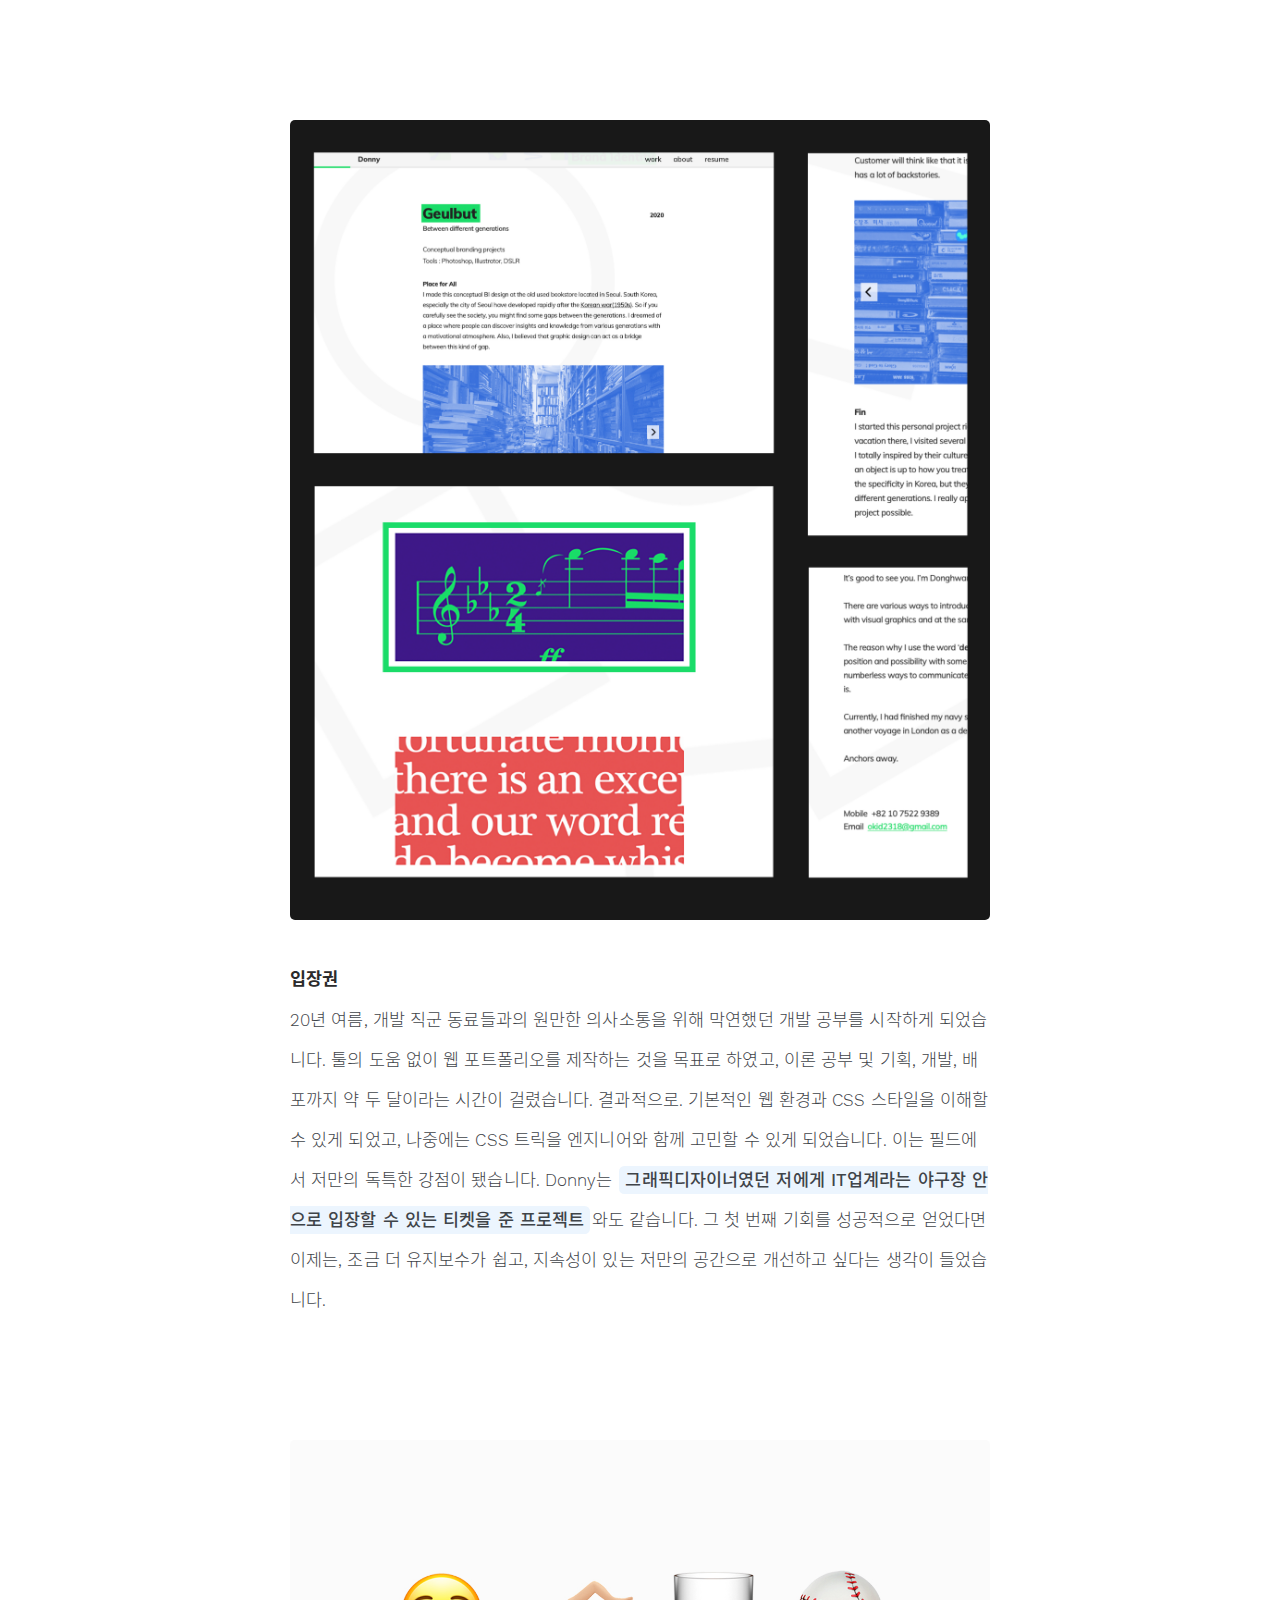
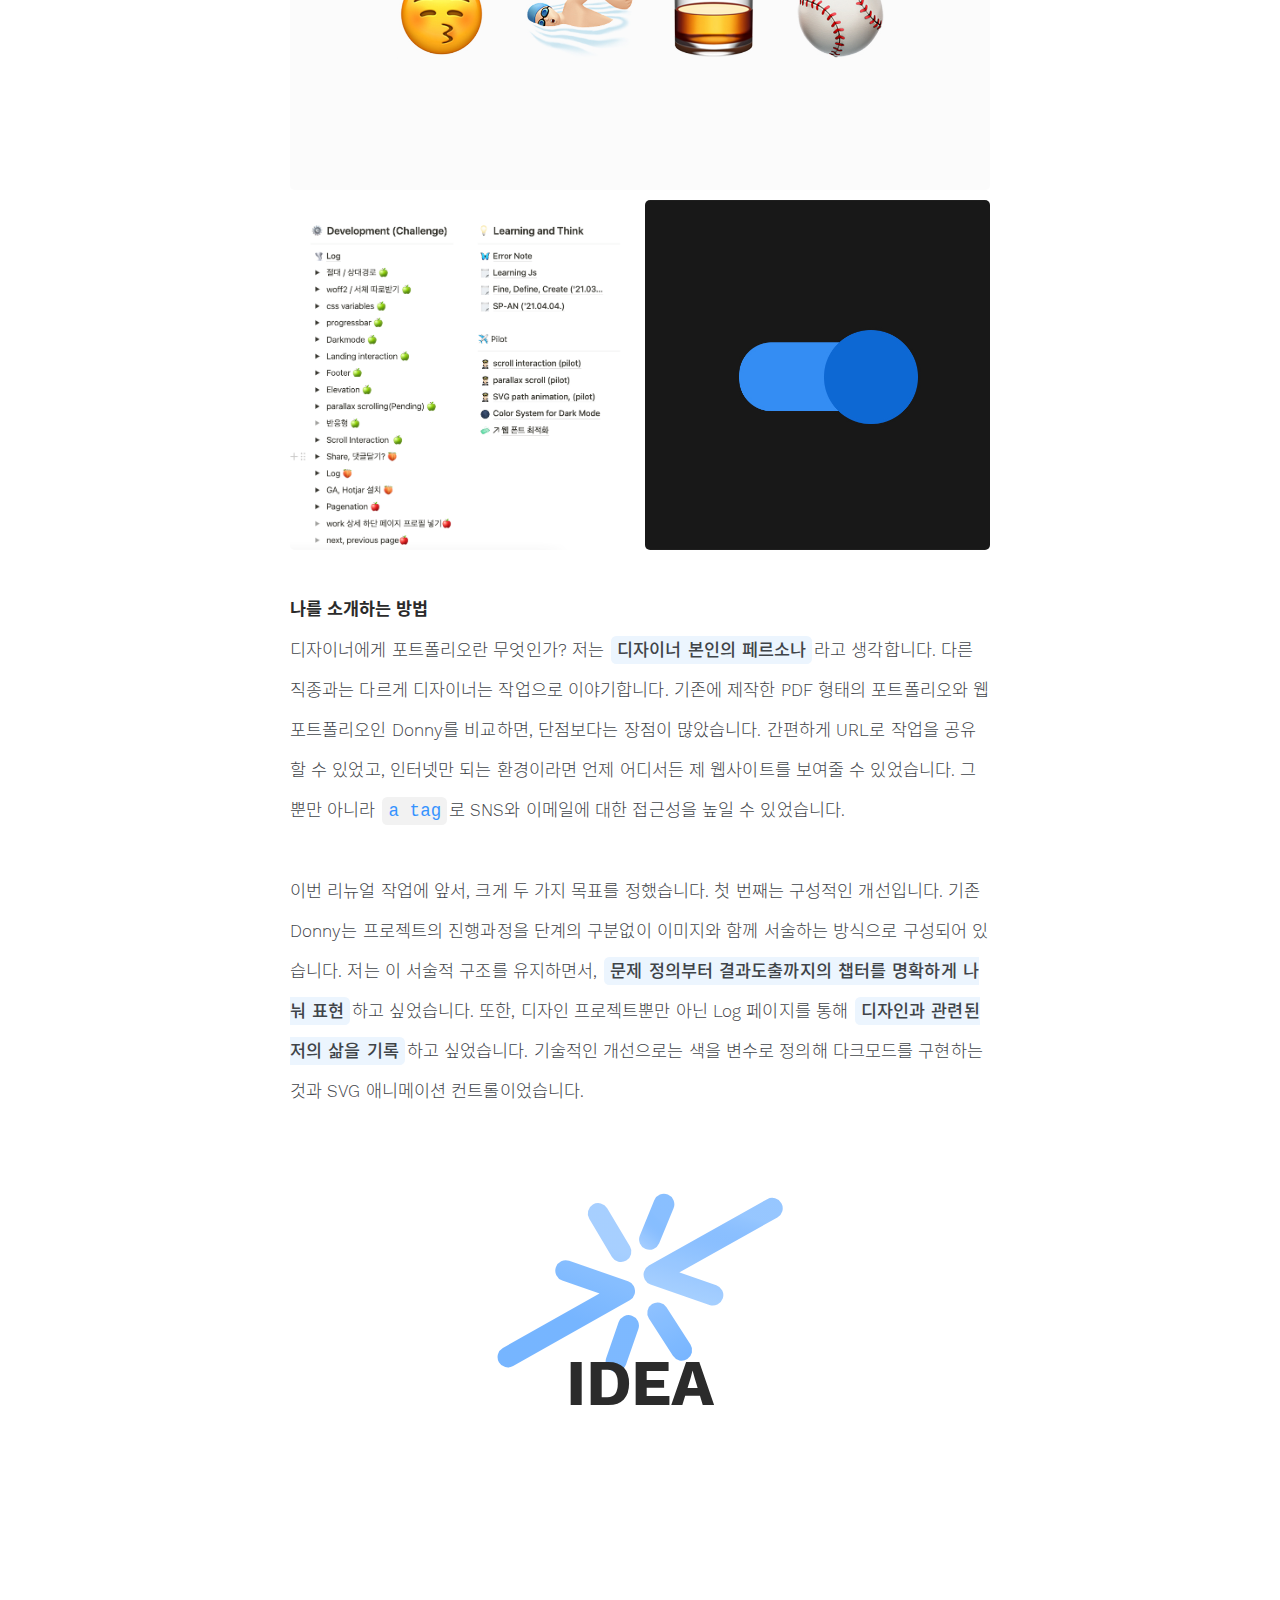
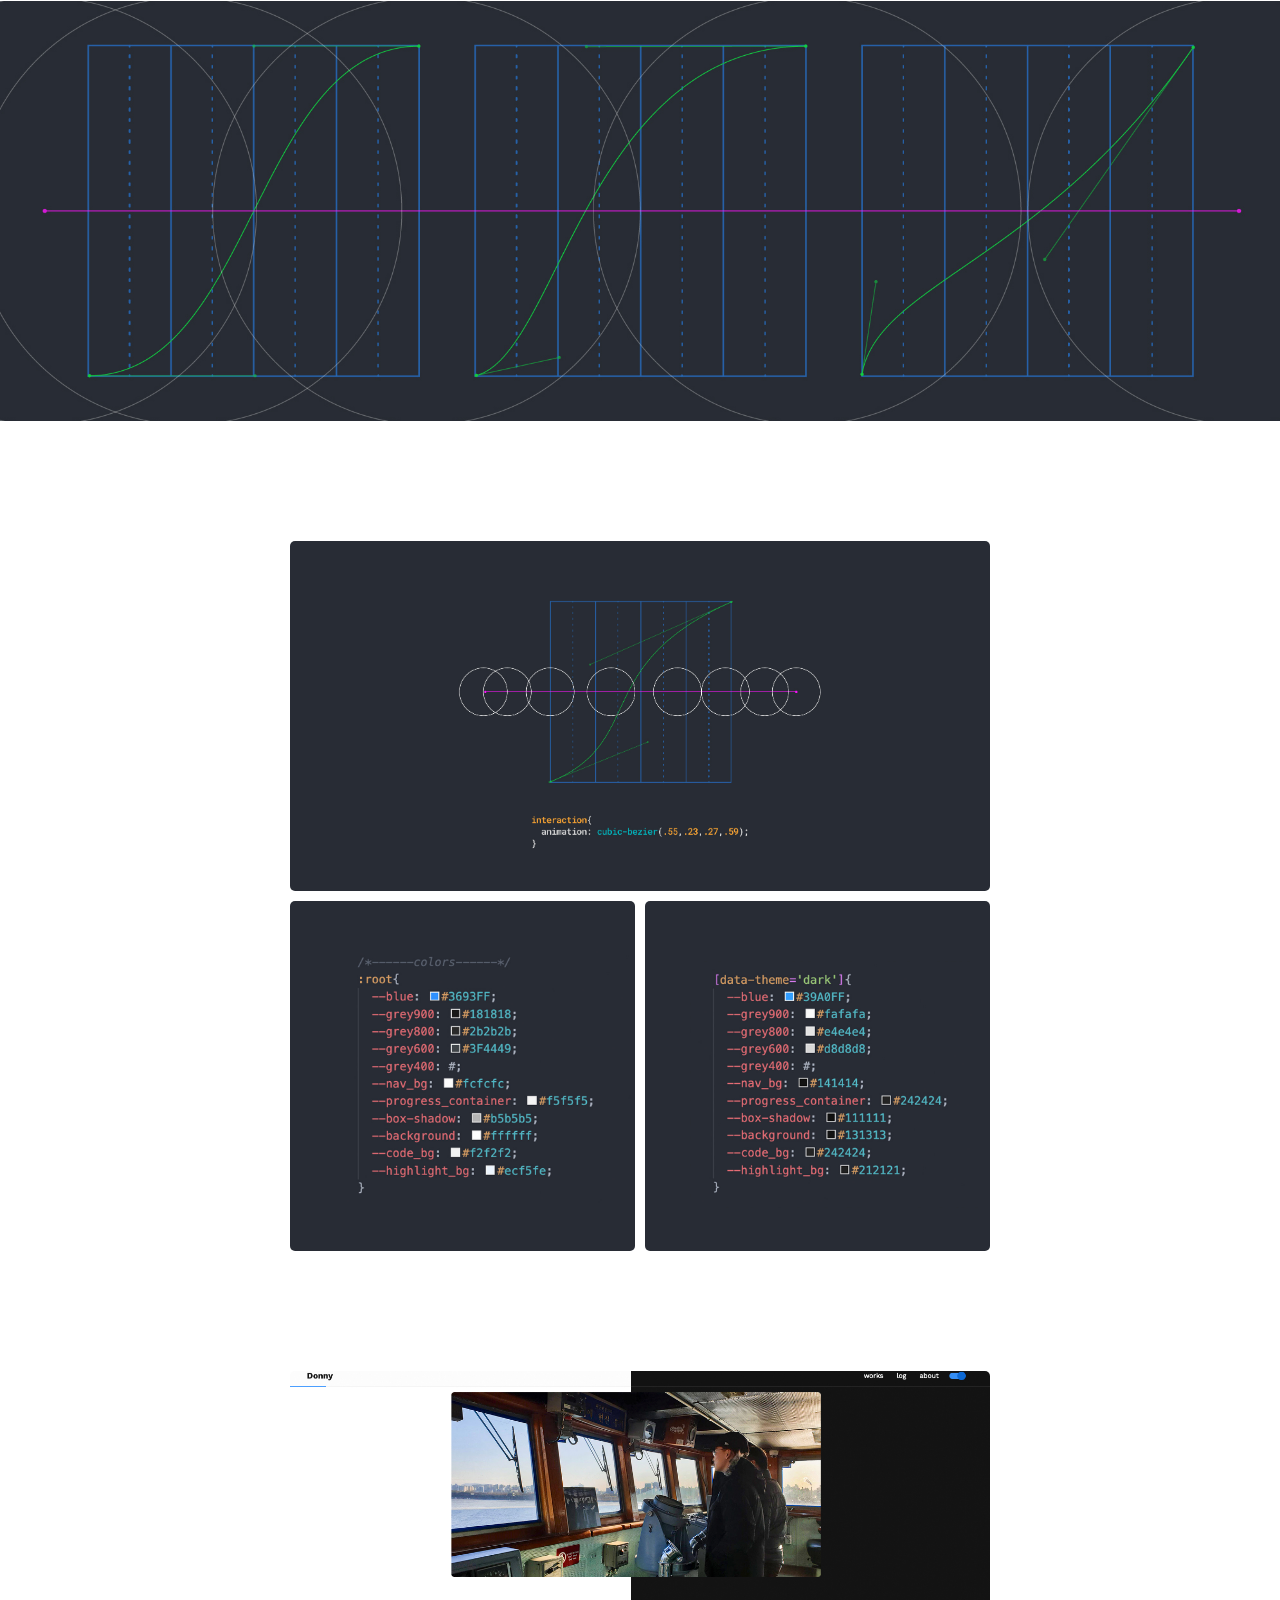
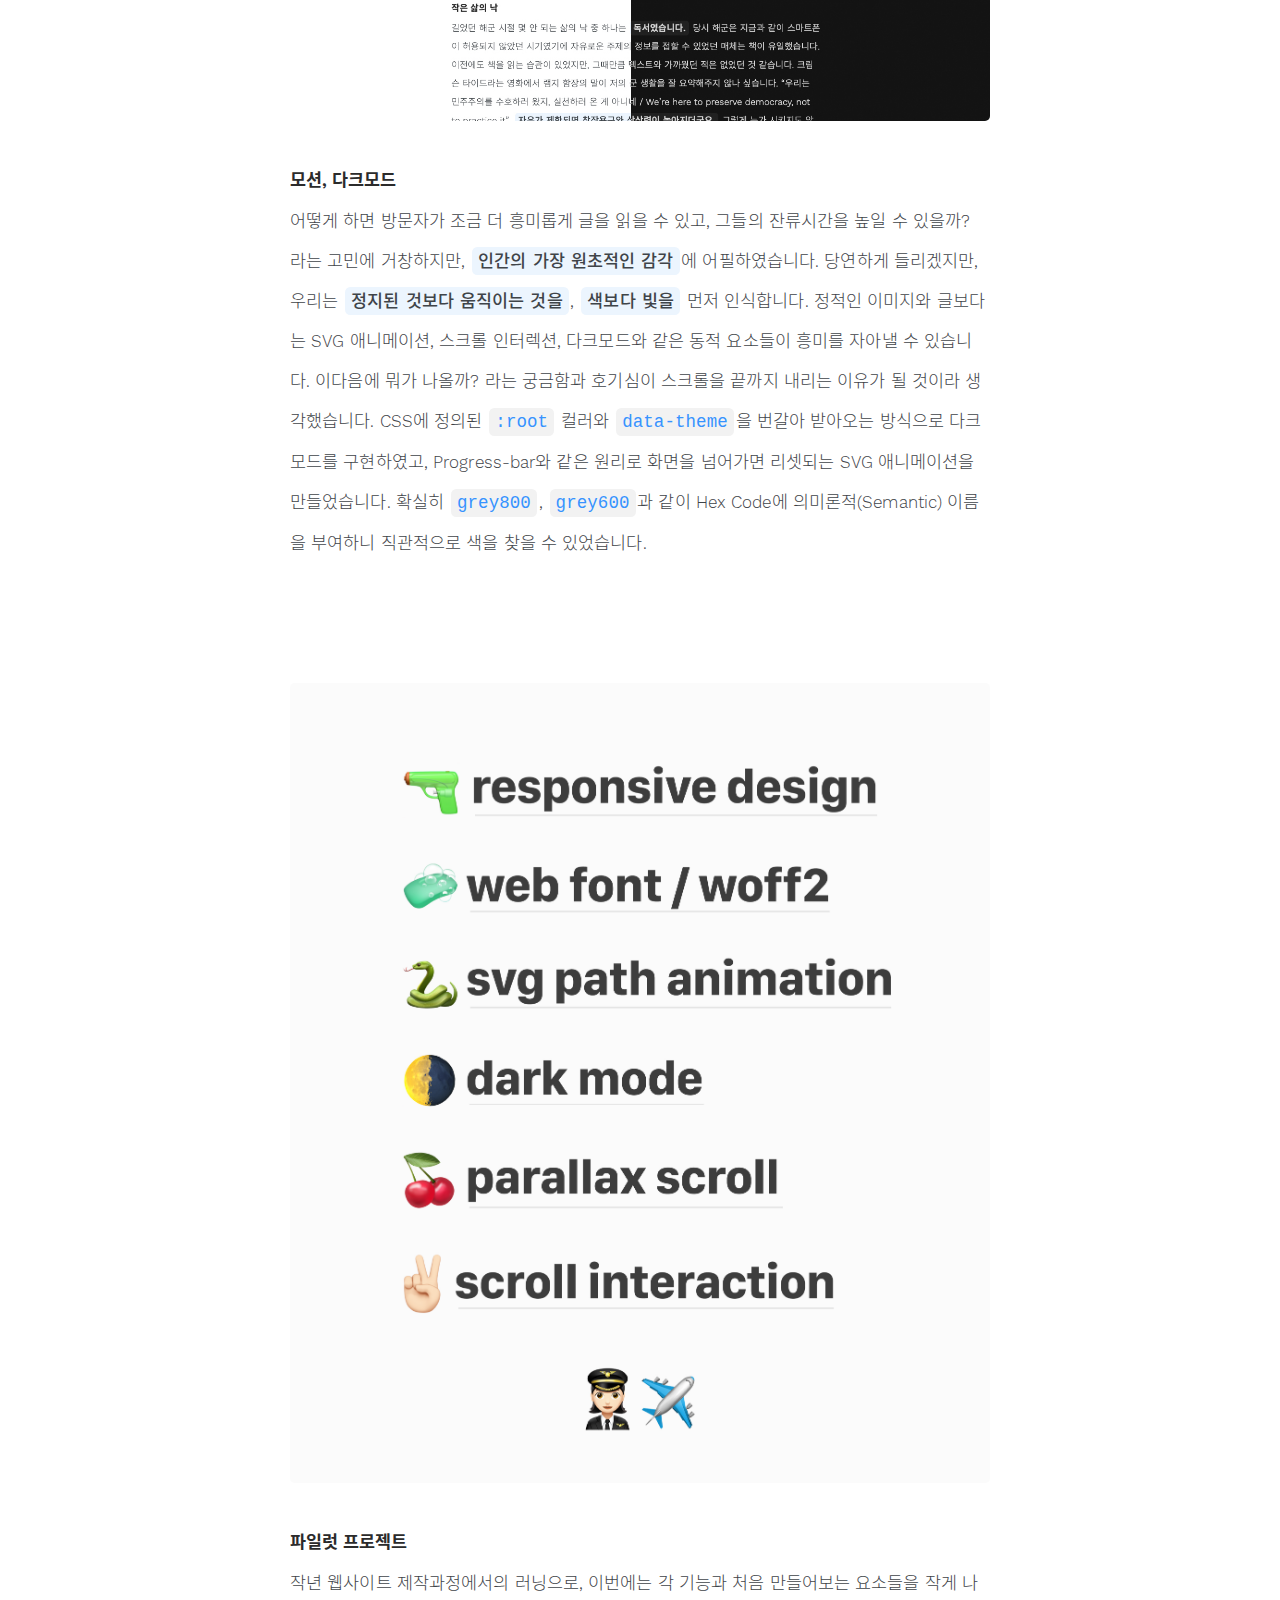
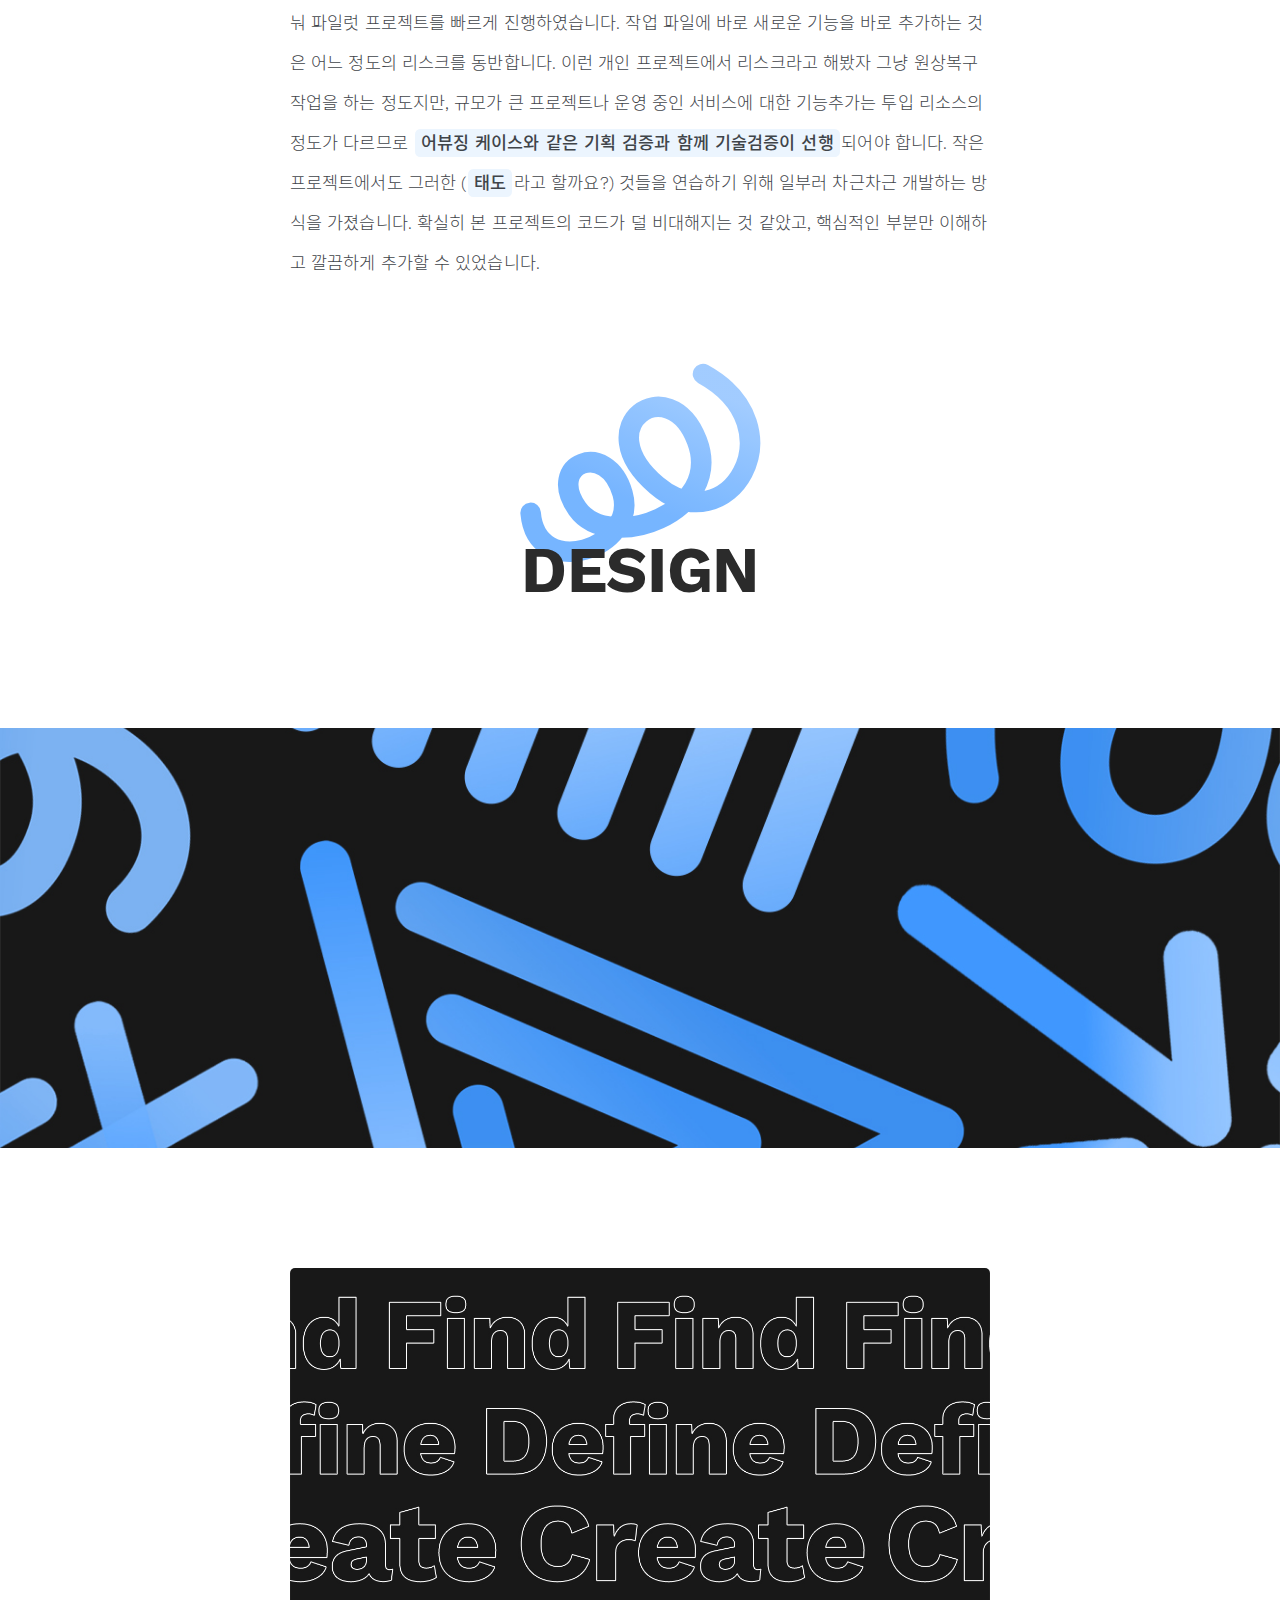
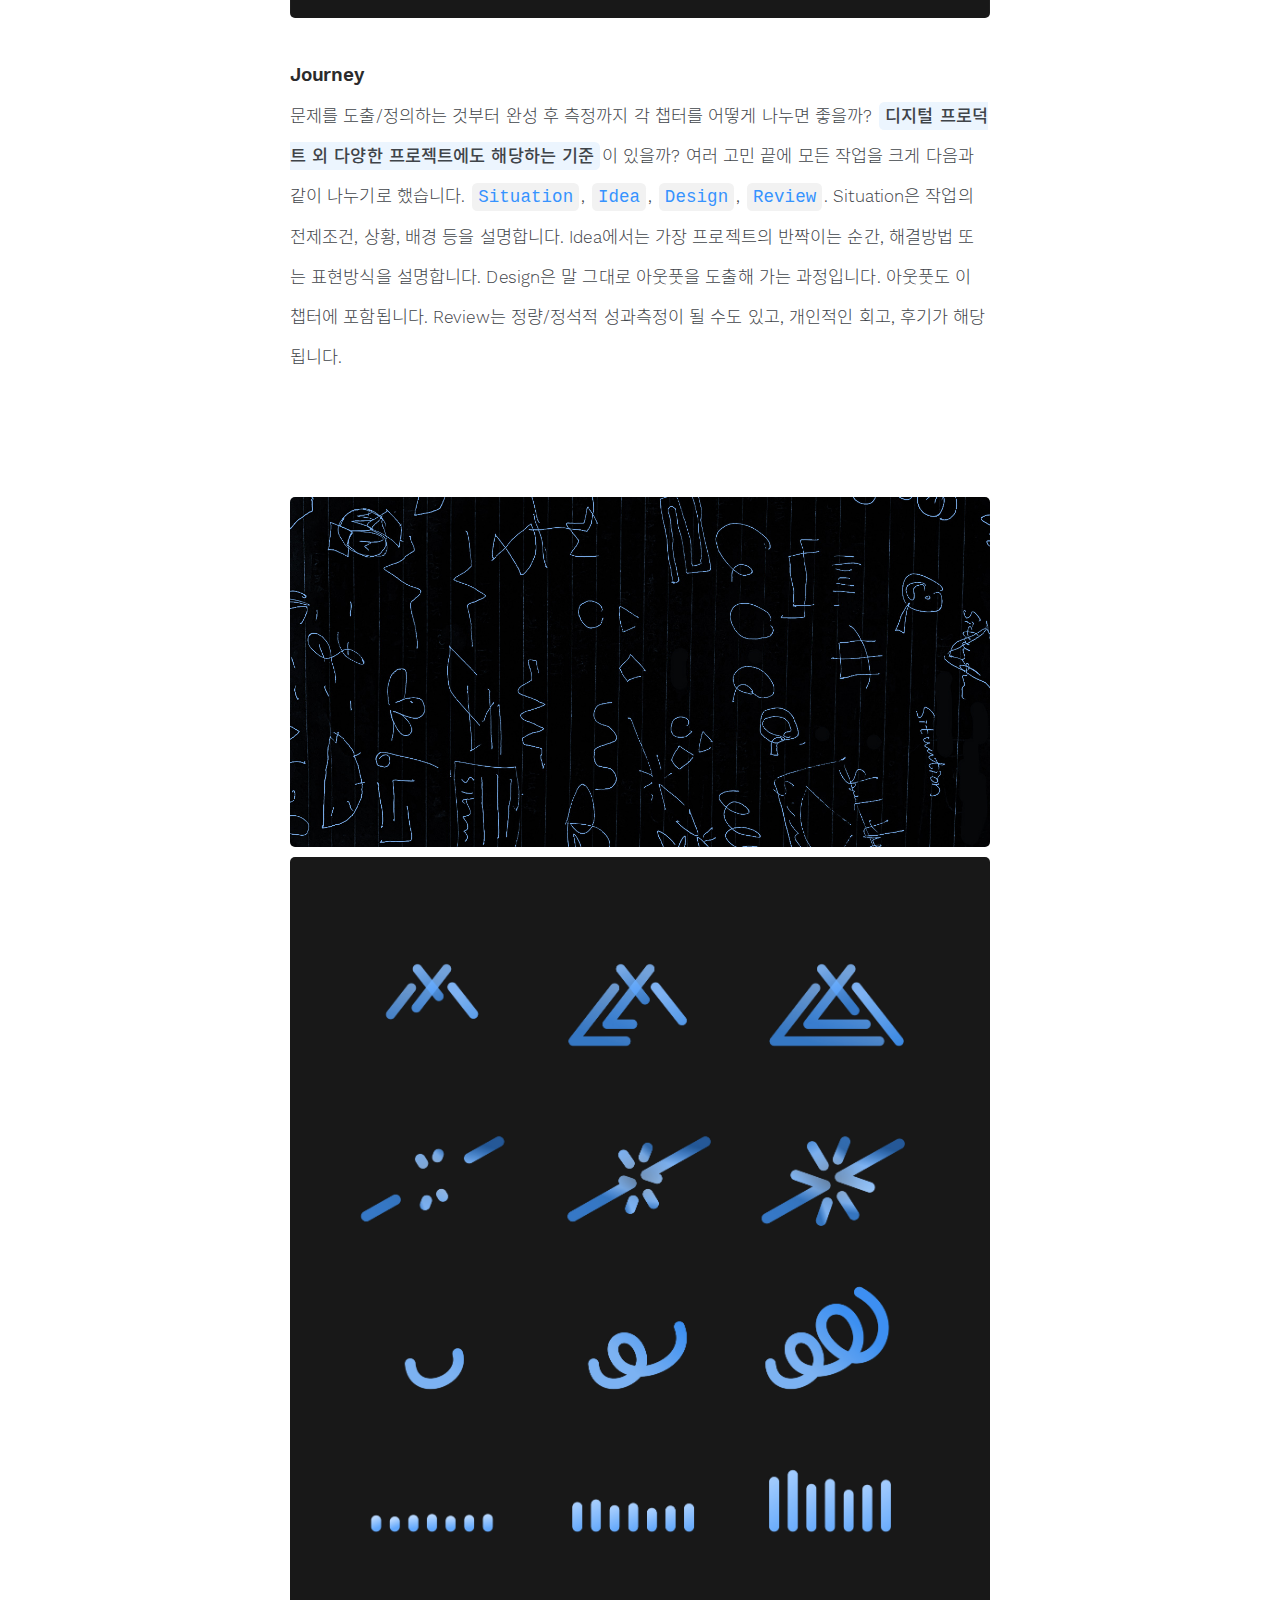
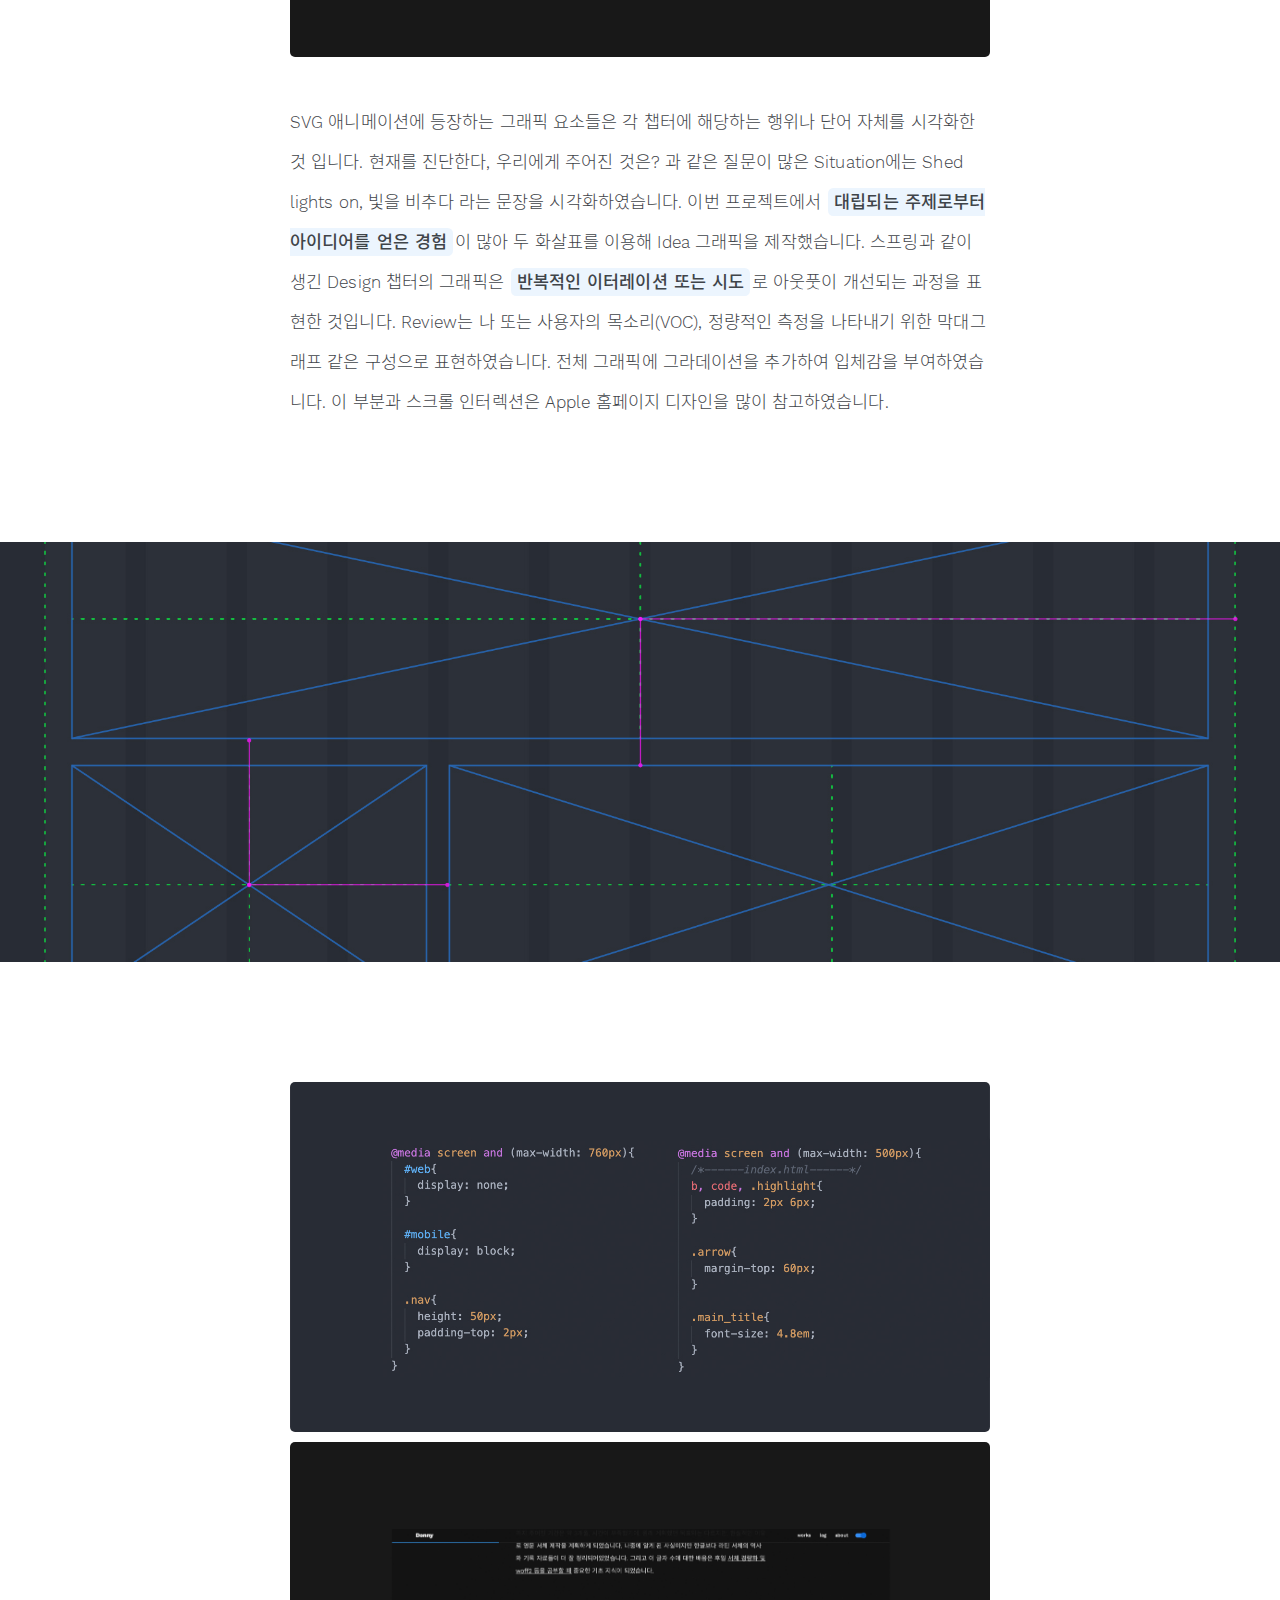
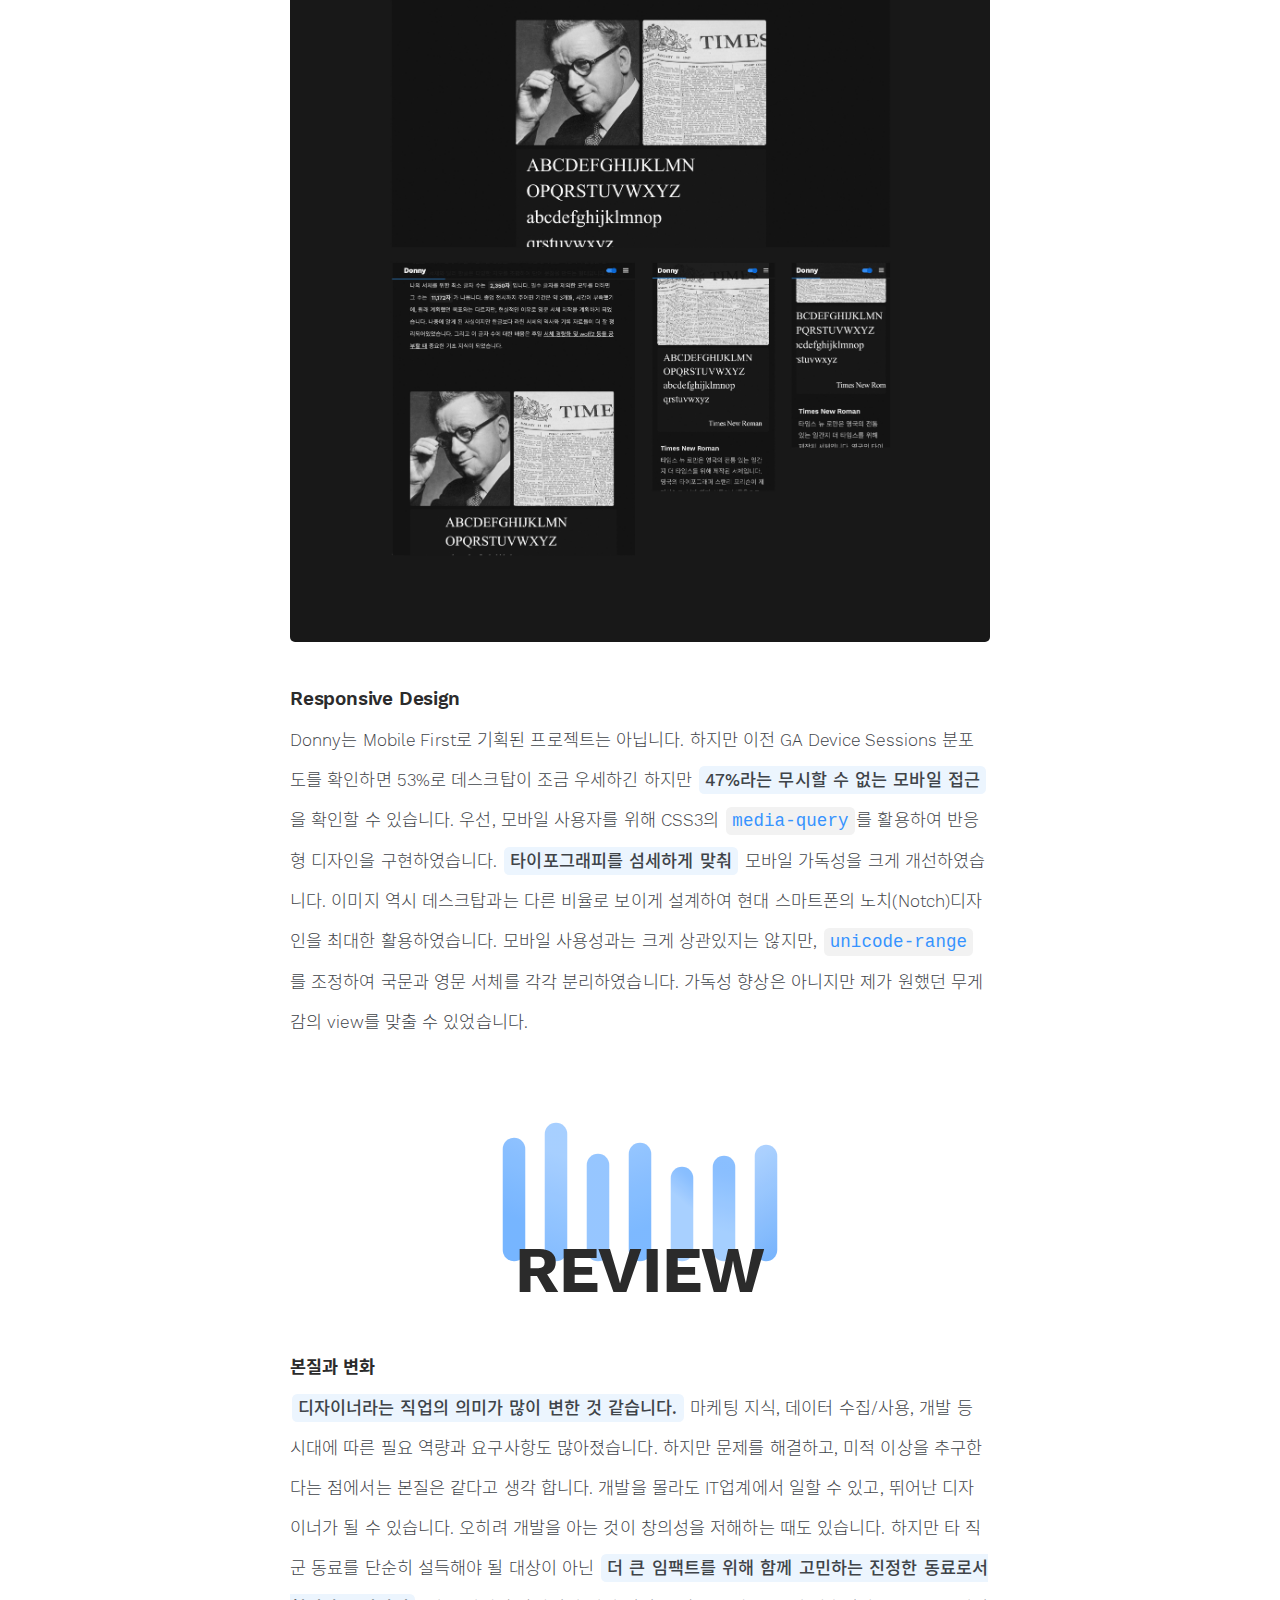
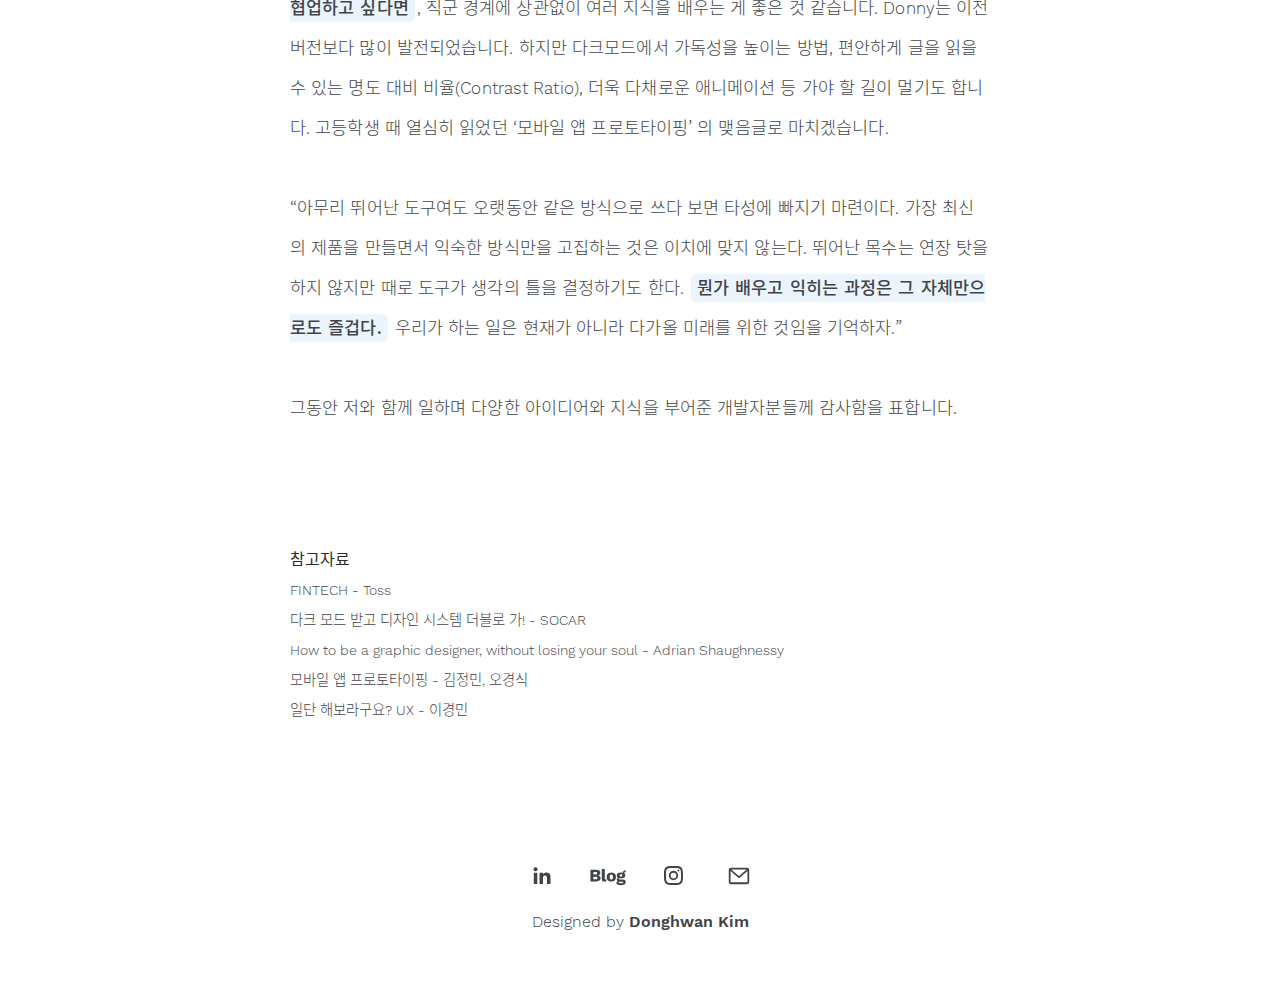
<file: works/donny.html>
<!---DONE IS BETTER THAN PERFECT--->
<!---Designed and Developed by Donghwan Kim--->
<!DOCTYPE html>
<html lang="en" dir="ltr">
  <head>
    <!-- Global site tag (gtag.js) - Google Analytics -->
    <script async src="https://www.googletagmanager.com/gtag/js?id=UA-170482128-1"></script>
    <script>
      window.dataLayer = window.dataLayer || [];
      function gtag(){dataLayer.push(arguments);}
      gtag('js', new Date());

      gtag('config', 'UA-170482128-1');
    </script>
    <!-- Hotjar Tracking Code for donny99.com -->
    <script>
      (function(h,o,t,j,a,r){
          h.hj=h.hj||function(){(h.hj.q=h.hj.q||[]).push(arguments)};
          h._hjSettings={hjid:2427821,hjsv:6};
          a=o.getElementsByTagName('head')[0];
          r=o.createElement('script');r.async=1;
          r.src=t+h._hjSettings.hjid+j+h._hjSettings.hjsv;
          a.appendChild(r);
      })(window,document,'https://static.hotjar.com/c/hotjar-','.js?sv=');
    </script>
    <meta charset="utf-8">
    <meta name="viewport" content="width=device-width, initial-scale=1">
    <meta name="description" content="UX/UI Designer Donghwan Kim">
    <meta name="keywords" content="UX, UX/UI, Design, 디자인">
    <meta name="author" content="Donghwan Kim, 김동환">
    <link rel="stylesheet" href="../css/main.css">
    <link rel="stylesheet" href="../css/fonts.css">
    <link rel="shortcut icon" type="image/x-icon" href="../img/etc/donny.ico">
    <link rel="fluid-icon" href="../img/etc/donny.ico">
    <link rel="icon" type="image/svg+xml" href="../img/etc/donny.ico">
    <link rel="apple-touch-icon" href="../img/etc/donny.ico">
    <title>Donny</title>
  </head>
  <body>
    <!--nav----------------------->
    <div class="nav">
      <div class="nav_logo">
        <a href="../index.html">Donny</a>
      </div>
      <div class="nav_menu">
        <a class="nav_stack" href="../about.html">about</a>
        <!-- <a class="nav_stack"href="../log.html">log</a> -->
        <a class="nav_stack"href="../works.html">works</a>
      </div>
      <!--nav_toggle------>
      <label class="theme-switch" for="checkbox">
        <input type="checkbox" id="checkbox"/>
        <div class="slider round"></div>
      </label>
      <!--sidenav_ham------>
      <span class="nav_ham" onclick="openNav()">&#9776;</span>
      <!--nav_progressbar------>
      <div class="progress_container">
        <div class="progress_bar" id="progressBar"></div>
      </div>
    </div>
    <!--nav_bg------>
    <div class="nav_bg">
    </div>
    <!--sidenav------>
    <div id="mySidenav" class="sidenav">
      <div class="sidenav_box">
        <a class="closebtn" style="margin-right: 20px;" onclick="closeNav()">&times;</a>
        <div class="sidenav_menu">
          <a class="sidenav_stack" href="../works.html">works</a>
          <a class="sidenav_stack" href="../log.html">log</a>
          <a class="sidenav_stack" href="../about.html">about</a>
        </div>
        <div class="sidenav_menu_sns">
          <a class="sidenav_stack" href="https://www.linkedin.com/in/donghwan-kim-52b7371a9/">LinkedIn</a>
          <a class="sidenav_stack" href="https://www.instagram.com/okid2318">Instagram</a>
          <a class="sidenav_stack" href="https://brunch.co.kr/@okid2318">Brunch</a>
          <a class="sidenav_stack" href="mailto: okid2318@gmail.com">Email</a>
        </div>
      </div>
    </div>
    <!--works----------------------->
    <div class="banner" style="background-image: url(../img/works/donny/1.jpg);" title="Donny99, UX Design, 디자인">
      <div class="banner_container">
        <div class="banner_title">웹 사이트 리뉴얼 노트</div><br>
        <div class="banner_subtitle">개발자와 소통하기 위한 노력, 나를 소개하는 방법</div><br id="mobile2">
        <div class="banner_date">Spring 2021</div>
      </div>
    </div>
    <div class="p_container" style="margin-top: 100px;">
      <p class="p_title_en">BRIEF</p>
      <p class="p_body">Donny는 기초적인 마크업, 스타일 공부와 영국 청년 교류활동(YMS) 때 구직활동에 사용하려는 
          목적으로 20년 6월에 최초 제작하게 된 웹사이트입니다. 당시 목표했던 ‘툴의 도움 없이 직접만든 웹사이트’라는 
          목표는 달성했지만, 불편한 유지보수와 기록할 수 있는 공간으로의 역할을 하기에는 무리가 있다고 판단하여, 
          약 한 달 반간의 웹사이트 리뉴얼 작업을 진행하게 되었습니다.</p>
    </div>
    <div class="p_section_container">
      <div class="p_section_interaction">
        <svg class="interaction" width="298" height="181" viewBox="0 0 298 181" fill="none" xmlns="http://www.w3.org/2000/svg">
          <path class="situation1 show-on-scroll" d="M102.5 53L11 170.5H244" stroke="url(#paint1_linear)" stroke-width="21" stroke-linecap="round" stroke-linejoin="round"/>
          <path class="situation2 show-on-scroll" d="M180.397 11L86 133H214" stroke="url(#paint0_linear)" stroke-width="21" stroke-linecap="round" stroke-linejoin="round"/>
          <path class="situation3 show-on-scroll" d="M116 11L189 103" stroke="url(#paint3_linear)" stroke-width="21" stroke-linecap="round" stroke-linejoin="round"/>
          <path class="situation4 show-on-scroll" d="M193 51L287 170.5" stroke="url(#paint2_linear)" stroke-width="21" stroke-linecap="round" stroke-linejoin="round"/>
          <defs>
          <linearGradient id="paint0_linear" x1="150" y1="11" x2="99" y2="133" gradientUnits="userSpaceOnUse">
          <stop stop-color="#84BCFF" stop-opacity="0.84"/>
          <stop offset="1" stop-color="#4098FF" stop-opacity="0.79"/>
          </linearGradient>
          <linearGradient id="paint1_linear" x1="124.5" y1="56" x2="84.5" y2="171" gradientUnits="userSpaceOnUse">
          <stop stop-color="#84BCFF" stop-opacity="0.79"/>
          <stop offset="1" stop-color="#4098FF" stop-opacity="0.74"/>
          </linearGradient>
          <linearGradient id="paint2_linear" x1="240" y1="51" x2="304.5" y2="167.5" gradientUnits="userSpaceOnUse">
          <stop stop-color="#84BCFF" stop-opacity="0.94"/>
          <stop offset="1" stop-color="#4098FF" stop-opacity="0.88"/>
          </linearGradient>
          <linearGradient id="paint3_linear" x1="116" y1="11" x2="152.5" y2="103" gradientUnits="userSpaceOnUse">
          <stop stop-color="#84BCFF" stop-opacity="0.89"/>
          <stop offset="1" stop-color="#4098FF" stop-opacity="0.75"/>
          </linearGradient>
          </defs>
        </svg>
      </div>
      <div class="p_sectionTitle_container">
        <div class="p_sectionTitle">SITUATION</div>
      </div>
      </div>
      <div class="p_box_splash" style="background-image: url(../img/works/donny/2.jpg); margin-top: 180px;" title="Donny99, UX Design, 디자인"></div>
      <div class="p_box_4" style="background-image: url(../img/works/donny/2-1.jpg);" title="Donny99, UX Design, Responsive Design, 디자인"></div>
      <div class="p_container">
        <p class="p_title_kr">입장권</p>
        <p class="p_body">20년 여름, 개발 직군 동료들과의 원만한 의사소통을 위해 막연했던 개발 공부를 
            시작하게 되었습니다. 툴의 도움 없이 웹 포트폴리오를 제작하는 것을 목표로 하였고, 이론 공부 및 
            기획, 개발, 배포까지 약 두 달이라는 시간이 걸렸습니다. 결과적으로. 기본적인 웹 환경과 
            CSS 스타일을 이해할 수 있게 되었고, 나중에는 CSS 트릭을 엔지니어와 함께 고민할 수 있게 되었습니다. 이는 
            필드에서 저만의 독특한 강점이 됐습니다. Donny는 <b>그래픽디자이너였던 저에게 IT업계라는 야구장 
            안으로 입장할 수 있는 티켓을 준 프로젝트</b>와도 같습니다. 그 첫 번째 기회를 성공적으로 얻었다면 
            이제는, 조금 더 유지보수가 쉽고, 지속성이 있는 저만의 공간으로 개선하고 싶다는 생각이 들었습니다.</p>
      </div>
      <div class="p_box_3" style="background-image: url(../img/works/donny/2-2.jpg);" title="Donny99, UX Design, 디자인"></div>
      <div class="p_box_container" style="margin-top: 10px;">
        <div class="p_box_1" style="background-image: url(../img/works/donny/2-3.jpg);" title="Donny99, UX Design, Notion, 디자인"></div>
        <div class="p_box_2" style="background-image: url(../img/works/donny/2-4.jpg);" title="Donny99, UX Design, Dark Mode, 디자인"></div>
      </div>
      <div class="p_container">
        <p class="p_title_kr">나를 소개하는 방법</p>
        <p class="p_body">디자이너에게 포트폴리오란 무엇인가? 저는 <b>디자이너 본인의 페르소나</b>라고 생각합니다. 
            다른 직종과는 다르게 디자이너는 작업으로 이야기합니다. 기존에 제작한 PDF 형태의 포트폴리오와 웹 
            포트폴리오인 Donny를 비교하면, 단점보다는 장점이 많았습니다. 간편하게 URL로 작업을 공유할 수 
            있었고, 인터넷만 되는 환경이라면 언제 어디서든 제 웹사이트를 보여줄 수 있었습니다. 그뿐만 아니라 
            <code>a tag</code>로 SNS와 이메일에 대한 접근성을 높일 수 있었습니다.
            <br><br>
            이번 리뉴얼 작업에 앞서, 크게 두 가지 목표를 정했습니다. 첫 번째는 구성적인 개선입니다. 
            기존 Donny는 프로젝트의 진행과정을 단계의 구분없이 이미지와 함께 서술하는 방식으로 구성되어 
            있습니다. 저는 이 서술적 구조를 유지하면서, <b>문제 정의부터 결과도출까지의 챕터를 명확하게 
            나눠 표현</b>하고 싶었습니다. 또한, 디자인 프로젝트뿐만 아닌 Log 페이지를 통해 <b>디자인과 관련된 
            저의 삶을 기록</b>하고 싶었습니다. 기술적인 개선으로는 색을 변수로 정의해 다크모드를 구현하는 
            것과 SVG 애니메이션 컨트롤이었습니다.</p>
      </div>
      <div class="p_section_container">
        <div class="p_section_interaction">
          <svg class="interaction" width="310" height="184" viewBox="0 0 310 184" fill="none" xmlns="http://www.w3.org/2000/svg">
            <path class="idea1 show-on-scroll" d="M23.0002 166L139.611 100.213L80.7269 79.707" stroke="url(#paint0_linear)" stroke-width="20.8678" stroke-linecap="round" stroke-linejoin="round"/>
            <path class="idea2 show-on-scroll" d="M135.937 60.6578L113.222 22.5066" stroke="url(#paint1_linear)" stroke-width="20.8678" stroke-linecap="round" stroke-linejoin="round"/>
            <path class="idea3 show-on-scroll" d="M164.519 48.3687L178.917 13.198" stroke="url(#paint4_linear)" stroke-width="20.8678" stroke-linecap="round" stroke-linejoin="round"/>
            <path class="idea4 show-on-scroll" d="M287.275 17.3297L168.996 83.5354L227.88 104.042" stroke="url(#paint5_linear)" stroke-width="20.8678" stroke-linecap="round" stroke-linejoin="round"/>
            <path class="idea5 show-on-scroll" d="M172.705 121.867L196.693 159.23" stroke="url(#paint2_linear)" stroke-width="20.8678" stroke-linecap="round" stroke-linejoin="round"/>
            <path class="idea6 show-on-scroll" d="M143.523 134.522L131.077 170.429" stroke="url(#paint3_linear)" stroke-width="20.8678" stroke-linecap="round" stroke-linejoin="round"/>
            <defs>
            <linearGradient id="paint0_linear" x1="26" y1="102" x2="49.0319" y2="46.4523" gradientUnits="userSpaceOnUse">
            <stop stop-color="#4098FF" stop-opacity="0.75"/>
            <stop offset="0.505208" stop-color="#84BCFF"/>
            <stop offset="1" stop-color="#97C7FF" stop-opacity="0.83"/>
            </linearGradient>
            <linearGradient id="paint1_linear" x1="69.5" y1="17.4999" x2="128.644" y2="114.94" gradientUnits="userSpaceOnUse">
            <stop stop-color="#4098FF" stop-opacity="0.75"/>
            <stop offset="0.364583" stop-color="#84BCFF"/>
            <stop offset="1" stop-color="#AAD1FF"/>
            </linearGradient>
            <linearGradient id="paint2_linear" x1="218.5" y1="159" x2="224.691" y2="107.253" gradientUnits="userSpaceOnUse">
            <stop stop-color="#4098FF" stop-opacity="0.75"/>
            <stop offset="0.364583" stop-color="#84BCFF"/>
            <stop offset="1" stop-color="#B3D6FF"/>
            </linearGradient>
            <linearGradient id="paint3_linear" x1="137" y1="185.5" x2="163.298" y2="176.363" gradientUnits="userSpaceOnUse">
            <stop stop-color="#4098FF" stop-opacity="0.75"/>
            <stop offset="0.505208" stop-color="#84BCFF"/>
            <stop offset="1" stop-color="#82BBFF"/>
            </linearGradient>
            <linearGradient id="paint4_linear" x1="124.5" y1="-15.5" x2="101.269" y2="11.619" gradientUnits="userSpaceOnUse">
            <stop stop-color="#4098FF" stop-opacity="0.68"/>
            <stop offset="0.505208" stop-color="#84BCFF"/>
            <stop offset="1" stop-color="#9FCBFF"/>
            </linearGradient>
            <linearGradient id="paint5_linear" x1="239" y1="19.4999" x2="215.566" y2="108.166" gradientUnits="userSpaceOnUse">
            <stop stop-color="#2D8DFF" stop-opacity="0.55"/>
            <stop offset="0.5011" stop-color="#84BCFF"/>
            <stop offset="1" stop-color="#9CCAFF"/>
            </linearGradient>
            </defs>
          </svg>
        </div>
        <div class="p_sectionTitle_container">
          <div class="p_sectionTitle">IDEA</div>
        </div>
      </div>
      <div class="p_box_splash" style="background-image: url(../img/works/donny/3-0.jpg); margin-top: 180px;" title="Motion, Interaction, Donny99, UX Design, 디자인"></div>
      <div class="p_box_3" style="background-image: url(../img/works/donny/3-1.jpg);" title="Motion, Interaction, Donny99, UX Design, 디자인"></div>
      <div class="p_box_container" style="margin-top: 10px;">
        <div class="p_box_1" style="background-image: url(../img/works/donny/3-2.jpg);" title="Dark Mode, Donny99, UX Design, 디자인"></div>
        <div class="p_box_2" style="background-image: url(../img/works/donny/3-3.jpg);" title="Dark Mode, Donny99, UX Design, 디자인"></div>
      </div>
      
      <div class="p_box_3" style="background-image: url(../img/works/donny/3-4.jpg);" title="Dark Mode, Donny99, UX Design, 디자인"></div>
      <div class="p_container">
        <p class="p_title_kr">모션, 다크모드</p>
        <p class="p_body">어떻게 하면 방문자가 조금 더 흥미롭게 글을 읽을 수 있고, 그들의 잔류시간을 높일 수 있을까? 
          라는 고민에 거창하지만, <b>인간의 가장 원초적인 감각</b>에 어필하였습니다. 당연하게 들리겠지만, 우리는 <b>정지된 것보다 
          움직이는 것을</b>, <b>색보다 빛을</b> 먼저 인식합니다. 정적인 이미지와 글보다는 SVG 애니메이션, 스크롤 인터렉션, 다크모드와 같은 동적 요소들이 
          흥미를 자아낼 수 있습니다. 이다음에 뭐가 나올까? 라는 궁금함과 호기심이 스크롤을 끝까지 내리는 이유가 될 것이라 
          생각했습니다. CSS에 정의된 <code>:root</code> 컬러와 <code>data-theme</code>을 번갈아 받아오는 방식으로 다크모드를 구현하였고, Progress-bar와 같은 원리로 화면을 
          넘어가면 리셋되는 SVG 애니메이션을 만들었습니다. 확실히 <code>grey800</code>, <code>grey600</code>과 같이 Hex Code에 의미론적(Semantic) 이름을 
          부여하니 직관적으로 색을 찾을 수 있었습니다.</p>
      </div>
      <div class="p_box_4" style="background-image: url(../img/works/donny/4.jpg);" title="Pilot Project, Notion, Donny99, UX Design, 디자인"></div>
      <div class="p_container">
        <p class="p_title_kr">파일럿 프로젝트</p>
        <p class="p_body">작년 웹사이트 제작과정에서의 러닝으로, 이번에는 각 기능과 처음 만들어보는 요소들을 작게 나눠 파일럿 프로젝트를 빠르게 
          진행하였습니다. 작업 파일에 바로 새로운 기능을 바로 추가하는 것은 어느 정도의 리스크를 동반합니다. 이런 개인 프로젝트에서 리스크라고 해봤자 
          그냥 원상복구 작업을 하는 정도지만, 규모가 큰 프로젝트나 운영 중인 서비스에 대한 기능추가는 투입 리소스의 정도가 다르므로 <b>어뷰징 케이스와 
          같은 기획 검증과 함께 기술검증이 선행</b>되어야 합니다. 작은 프로젝트에서도 그러한 (<b>태도</b>라고 할까요?) 것들을 연습하기 위해 일부러 차근차근 개발하는 
          방식을 가졌습니다. 확실히 본 프로젝트의 코드가 덜 비대해지는 것 같았고, 핵심적인 부분만 이해하고 깔끔하게 추가할 수 있었습니다.</p>
      </div>
      <div class="p_section_container">
        <div class="p_section_interaction">
          <svg class="interaction" width="241" height="199" viewBox="0 0 241 199" fill="none" xmlns="http://www.w3.org/2000/svg">
            <path class="design1 show-on-scroll" d="M11.128 149.895C17.0919 218.845 118.704 185.139 103.063 130.521C87.4211 75.9029 25.8435 100.671 57.8065 145.704C89.7695 190.736 205 149.895 177.479 77.7496C149.958 5.60407 66.1919 62.1553 137.096 122.328C208 182.5 280.5 64.5 183.5 11" stroke="url(#paint0_linear)" stroke-width="20.53" stroke-linecap="round"/>
            <defs>
            <linearGradient id="paint0_linear" x1="172.258" y1="65.2027" x2="85.0287" y2="157.848" gradientUnits="userSpaceOnUse">
            <stop stop-color="#4098FF" stop-opacity="0.75"/>
            <stop offset="1" stop-color="#83BCFF" stop-opacity="0.75"/>
            </linearGradient>
            </defs>
          </svg>
        </div>
        <div class="p_sectionTitle_container">
          <div class="p_sectionTitle">DESIGN</div>
        </div>
      </div>
      <div class="p_box_splash" style="background-image: url(../img/works/donny/5.jpg);" title="Donny99, UX Design, 디자인"></div>
      <div class="p_box_3" style="background-image: url(../img/works/donny/5-1.jpg);" title="Donny99, UX Design, 디자인"></div>
      <div class="p_container">
        <p class="p_title_en">Journey</p>
        <p class="p_body">문제를 도출/정의하는 것부터 완성 후 측정까지 각 챕터를 어떻게 나누면 좋을까? <b>디지털 프로덕트 외 다양한 
          프로젝트에도 해당하는 기준</b>이 있을까? 여러 고민 끝에 모든 작업을 크게 다음과 같이 나누기로 했습니다. <code>Situation</code>, <code>Idea</code>, 
          <code>Design</code>, <code>Review</code>. Situation은 작업의 전제조건, 상황, 배경 등을 설명합니다. Idea에서는 가장 프로젝트의 반짝이는 순간, 
          해결방법 또는 표현방식을 설명합니다. Design은 말 그대로 아웃풋을 도출해 가는 과정입니다. 아웃풋도 이 챕터에 포함됩니다. 
          Review는 정량/정석적 성과측정이 될 수도 있고, 개인적인 회고, 후기가 해당됩니다.
        </p>
      </div>
      <div class="p_box_3" style="background-image: url(../img/works/donny/5-2.jpg);" title="Donny99, UX Design, Sketch, 디자인"></div>
      <div class="p_box_4" style="background-image: url(../img/works/donny/5-3.jpg); margin-top: 10px;" title="Motion, Interaction, Donny99, UX Design, 디자인"></div>
      <div class="p_container">
        <p class="p_body">SVG 애니메이션에 등장하는 그래픽 요소들은 각 챕터에 해당하는 행위나 단어 자체를 시각화한 것 입니다. 현재를 진단한다, 
          우리에게 주어진 것은? 과 같은 질문이 많은 Situation에는 Shed lights on, 빛을 비추다 라는 문장을 시각화하였습니다. 
          이번 프로젝트에서 <b>대립되는 주제로부터 아이디어를 얻은 경험</b>이 많아 두 화살표를 이용해 Idea 그래픽을 제작했습니다. 스프링과 
          같이 생긴 Design 챕터의 그래픽은 <b>반복적인 이터레이션 또는 시도</b>로 아웃풋이 개선되는 과정을 표현한 것입니다. Review는 나 
          또는 사용자의 목소리(VOC), 정량적인 측정을 나타내기 위한 막대그래프 같은 구성으로 표현하였습니다. 전체 그래픽에 그라데이션을 추가하여 입체감을 부여하였습니다. 
          이 부분과 스크롤 인터렉션은 Apple 홈페이지 디자인을 많이 참고하였습니다.
        </p>
      </div>
      <div class="p_box_splash" style="background-image: url(../img/works/donny/6.jpg);" title="Responsive Design, Donny99, UX Design, 디자인"></div>
      <div class="p_box_3" style="background-image: url(../img/works/donny/6-1.jpg);" title="Responsive Design, Media Query, Donny99, UX Design, 디자인"></div>
      <div class="p_box_4" style="background-image: url(../img/works/donny/6-2.jpg); margin-top: 10px;" title="Responsive Design, Donny99, UX Design, 디자인"></div>
      <div class="p_container">
        <p class="p_title_en">Responsive Design</p>
        <p class="p_body">Donny는 Mobile First로 기획된 프로젝트는 아닙니다. 하지만 이전 GA Device Sessions 분포도를 
          확인하면 53%로 데스크탑이 조금 우세하긴 하지만 <b>47%라는 무시할 수 없는 모바일 접근</b>을 확인할 수 있습니다. 우선, 모바일 
          사용자를 위해 CSS3의 <code>media-query</code>를 활용하여 반응형 디자인을 구현하였습니다. <b>타이포그래피를 섬세하게 맞춰</b> 모바일 가독성을 
          크게 개선하였습니다. 이미지 역시 데스크탑과는 다른 비율로 보이게 설계하여 현대 스마트폰의 노치(Notch)디자인을 최대한 
          활용하였습니다. 모바일 사용성과는 크게 상관있지는 않지만, <code>unicode-range</code>를 조정하여 국문과 영문 서체를 각각 분리하였습니다. 
          가독성 향상은 아니지만 제가 원했던 무게감의 view를 맞출 수 있었습니다.</p>
      </div>
      <div class="p_section_container">
        <div class="p_section_interaction">
          <svg class="interaction" width="276" height="140" viewBox="0 0 276 140" fill="none" xmlns="http://www.w3.org/2000/svg">
          <path class="review1 show-on-scroll" d="M12 128L12 27" stroke="url(#paint0_linear)" stroke-width="22.51" stroke-linecap="round" stroke-linejoin="round"/>
          <path class="review2 show-on-scroll" d="M54 128L54 12" stroke="url(#paint1_linear)" stroke-width="22.51" stroke-linecap="round" stroke-linejoin="round"/>
          <path class="review3 show-on-scroll" d="M96 128L96 43" stroke="url(#paint2_linear)" stroke-width="22.51" stroke-linecap="round" stroke-linejoin="round"/>
          <path class="review4 show-on-scroll" d="M138 128L138 32" stroke="url(#paint3_linear)" stroke-width="22.51" stroke-linecap="round" stroke-linejoin="round"/>
          <path class="review5 show-on-scroll" d="M180 128L180 56" stroke="url(#paint4_linear)" stroke-width="22.51" stroke-linecap="round" stroke-linejoin="round"/>
          <path class="review6 show-on-scroll" d="M222 128L222 45" stroke="url(#paint5_linear)" stroke-width="22.51" stroke-linecap="round" stroke-linejoin="round"/>
          <path class="review7 show-on-scroll" d="M264 128L264 34" stroke="url(#paint6_linear)" stroke-width="22.51" stroke-linecap="round" stroke-linejoin="round"/>
          <defs>
          <linearGradient id="paint0_linear" x1="-61.1015" y1="22.8882" x2="26.5995" y2="148.992" gradientUnits="userSpaceOnUse">
          <stop stop-color="#B8D8FF"/>
          <stop offset="1" stop-color="#62A8FC"/>
          </linearGradient>
          <linearGradient id="paint1_linear" x1="-29.9581" y1="7.27757" x2="70.7677" y2="152.11" gradientUnits="userSpaceOnUse">
          <stop stop-color="#B8D8FF"/>
          <stop offset="1" stop-color="#62A8FC"/>
          </linearGradient>
          <linearGradient id="paint2_linear" x1="48.7296" y1="39.5396" x2="127.069" y2="126.09" gradientUnits="userSpaceOnUse">
          <stop stop-color="#B8D8FF"/>
          <stop offset="1" stop-color="#62A8FC"/>
          </linearGradient>
          <linearGradient id="paint3_linear" x1="68.5174" y1="28.0918" x2="151.877" y2="147.953" gradientUnits="userSpaceOnUse">
          <stop stop-color="#B8D8FF"/>
          <stop offset="1" stop-color="#62A8FC"/>
          </linearGradient>
          <linearGradient id="paint4_linear" x1="128.333" y1="53.0688" x2="191.037" y2="142.461" gradientUnits="userSpaceOnUse">
          <stop stop-color="#B8D8FF"/>
          <stop offset="1" stop-color="#62A8FC"/>
          </linearGradient>
          <linearGradient id="paint5_linear" x1="162.44" y1="41.621" x2="234.724" y2="144.67" gradientUnits="userSpaceOnUse">
          <stop stop-color="#B8D8FF"/>
          <stop offset="1" stop-color="#62A8FC"/>
          </linearGradient>
          <linearGradient id="paint6_linear" x1="195.965" y1="30.1732" x2="277.588" y2="147.537" gradientUnits="userSpaceOnUse">
          <stop stop-color="#B8D8FF"/>
          <stop offset="1" stop-color="#62A8FC"/>
          </linearGradient>
          </defs>
          </svg>
        </div>
        <div class="p_sectionTitle_container">
          <div class="p_sectionTitle">REVIEW</div>
        </div>
      </div>
      <div class="p_container">
        <p class="p_title_kr">본질과 변화</p>
        <p class="p_body"><b>디자이너라는 직업의 의미가 많이 변한 것 같습니다.</b> 마케팅 지식, 데이터 수집/사용, 개발 등 시대에
           따른 필요 역량과 요구사항도 많아졌습니다. 하지만 문제를 해결하고, 미적 이상을 추구한다는 점에서는 본질은 같다고 생각
           합니다. 개발을 몰라도 IT업계에서 일할 수 있고, 뛰어난 디자이너가 될 수 있습니다. 오히려 개발을 아는 것이 창의성을 
           저해하는 때도 있습니다. 하지만 타 직군 동료를 단순히 설득해야 될 대상이 아닌 <b>더 큰 임팩트를 위해 함께 고민하는 진정한 
           동료로서 협업하고 싶다면</b>, 직군 경계에 상관없이 여러 지식을 배우는 게 좋은 것 같습니다. Donny는 이전 버전보다 많이 
           발전되었습니다. 하지만 다크모드에서 가독성을 높이는 방법, 편안하게 글을 읽을 수 있는 명도 대비 비율(Contrast Ratio), 더욱 다채로운 애니메이션 등 가야 할 길이 멀기도 합니다. 고등학생 때 열심히 읽었던 ‘모바일 앱 프로토타이핑’ 
           의 맺음글로 마치겠습니다.
          <br><br>
          “아무리 뛰어난 도구여도 오랫동안 같은 방식으로 쓰다 보면 타성에 빠지기 마련이다. 가장 최신의 제품을 만들면서 
          익숙한 방식만을 고집하는 것은 이치에 맞지 않는다. 뛰어난 목수는 연장 탓을 하지 않지만 때로 도구가 생각의 틀을 
          결정하기도 한다. <b>뭔가 배우고 익히는 과정은 그 자체만으로도 즐겁다.</b> 우리가 하는 일은 현재가 아니라 다가올 미래를 
          위한 것임을 기억하자.”
          <br><br>
          그동안 저와 함께 일하며 다양한 아이디어와 지식을 부어준 개발자분들께 감사함을 표합니다.</p><br><br>
          <div class="refer_container">참고자료<br>
            <div class="refer">
              FINTECH - Toss<br>
              다크 모드 받고 디자인 시스템 더블로 가! - SOCAR<br>
              How to be a graphic designer, without losing your soul - Adrian Shaughnessy<br>
              모바일 앱 프로토타이핑 - 김정민, 오경식<br>
              일단 해보라구요? UX - 이경민<br>
            </div>
          </div>
          </p>
      </div>
      <!--script----------------------->
      <script type="text/javascript" src="../js/main.js" charset="utf-8"></script>
      <!--footer----------------------->
      <div class="footer">
        <!--<a href="#" target="_blank">
          <svg class="icon1" data-name="Layer 2" viewBox="0 0 100 100">
            <defs><style>.cls-1{fill:var(--grey800);}</style></defs>
            <path class="cls-1" d="M48.26,34.18a10.07,10.07,0,0,1,1.81,6A8.78,8.78,0,0,1,48.25,46a9.26,9.26,0,0,1-3,2.24,8.78,8.78,0,0,1,4.55,3.47,10.45,10.45,0,0,1,1.53,5.77,11.48,11.48,0,0,1-1.75,6.27,10.6,10.6,0,0,1-2.79,3.09,10.71,10.71,0,0,1-4.44,2,27,27,0,0,1-5.56.53H19.05V30h19Q45.26,30.1,48.26,34.18ZM27.49,36.83V45.5h9a8,8,0,0,0,4.16-1,3.72,3.72,0,0,0,1.6-3.46,3.52,3.52,0,0,0-2.11-3.63,14.85,14.85,0,0,0-4.65-.61Zm0,15.18V62.5h9a9.38,9.38,0,0,0,4-.69C42.16,61,43,59.32,43,56.9a4.22,4.22,0,0,0-2.51-4.22A9.9,9.9,0,0,0,36.58,52Z"/>
            <path class="cls-1" d="M73.67,41.78a11.34,11.34,0,0,1,4.81,4.12,13.67,13.67,0,0,1,2.22,5.76,35.7,35.7,0,0,1,.24,5.52H60.66c.11,2.8,1.08,4.75,2.91,5.88a7.38,7.38,0,0,0,4,1A6.27,6.27,0,0,0,71.33,63a4.82,4.82,0,0,0,2-3h7.44a12.05,12.05,0,0,1-3,5.91Q74.11,70,67.38,70a15.18,15.18,0,0,1-9.81-3.43q-4.24-3.42-4.25-11.15,0-7.23,3.84-11.09a13.42,13.42,0,0,1,10-3.87A15.86,15.86,0,0,1,73.67,41.78ZM62.78,48.07a7.54,7.54,0,0,0-1.94,4.31H73.38A6.07,6.07,0,0,0,71.44,48a6.38,6.38,0,0,0-4.32-1.5A5.75,5.75,0,0,0,62.78,48.07Z"/><rect class="cls-1" x="59.19" y="33.14" width="15.47" height="4.5"/>
          </svg></a>-->
        <a href="https://www.linkedin.com/in/donghwan-kim-52b7371a9/" target="_blank">
          <svg class="icon2" data-name="Layer 2" viewBox="0 0 100 100">
            <defs><style>.cls-1{fill:var(--grey600);}</style></defs>
            <circle class="cls-1" cx="33.85" cy="32.93" r="5.09"/>
            <rect class="cls-1" x="29.47" y="41.92" width="8.76" height="28.24"/>
            <path class="cls-1" d="M67.34,43c-3.88-2.46-10.73-3-14.78,2.33V41.92H43.8V70.16h8.76V54.7c0-1.21.44-5.76,5.15-5.76,4.18,0,4.67,3.18,4.67,8V70.16h8.86V55.82C71.24,49.31,71.22,45.43,67.34,43Z"/>
          </svg></a>
        <a href="https://brunch.co.kr/@okid2318" target="_blank">
          <svg class="icon3" data-name="Layer 2" viewBox="0 0 100 100">
            <defs><style>.cls-1{fill:var(--grey600);}</style></defs>
            <path class="cls-1" d="M26.64,50.1v0A6.69,6.69,0,0,0,31,47.85a6.33,6.33,0,0,0,1.41-4.13,6.75,6.75,0,0,0-2.48-5.63q-2.49-2-7.71-2H8.44V64.36H22.83q5.15,0,7.71-2a6.71,6.71,0,0,0,2.57-5.63,6.41,6.41,0,0,0-1.61-4.39A7.56,7.56,0,0,0,26.64,50.1ZM15.55,41.5H20.9c2.63,0,3.94,1,3.94,3.08s-1.31,3.08-3.94,3.08H15.55Zm9,16.87a4.67,4.67,0,0,1-3,.81h-6V52.93h6a4.74,4.74,0,0,1,3,.79,2.78,2.78,0,0,1,1,2.29A2.9,2.9,0,0,1,24.59,58.37Z"/><path class="cls-1" d="M45.4,59.7a1.92,1.92,0,0,1-1.59-.6,3.37,3.37,0,0,1-.47-2V33.87H36.06V58c0,2.4.52,4.13,1.54,5.19s2.69,1.58,5,1.58a10.37,10.37,0,0,0,2.44-.3,7.09,7.09,0,0,0,2-.77l.48-4.37c-.4.12-.75.2-1,.26A5.34,5.34,0,0,1,45.4,59.7Z"/><path class="cls-1" d="M65.2,43.83a13.94,13.94,0,0,0-11.8,0,9.48,9.48,0,0,0-4,3.81,11.89,11.89,0,0,0-1.43,6,11.86,11.86,0,0,0,1.43,6,9.48,9.48,0,0,0,4,3.81,13.94,13.94,0,0,0,11.8,0,9.43,9.43,0,0,0,4-3.81,11.86,11.86,0,0,0,1.44-6,11.9,11.9,0,0,0-1.44-6A9.43,9.43,0,0,0,65.2,43.83ZM62.83,57.06A3.91,3.91,0,0,1,61.46,59a3.79,3.79,0,0,1-2.19.62A3.7,3.7,0,0,1,57.13,59a3.79,3.79,0,0,1-1.37-1.93,10.3,10.3,0,0,1-.47-3.4,10.58,10.58,0,0,1,.47-3.43,3.71,3.71,0,0,1,1.37-1.93,3.76,3.76,0,0,1,2.14-.6,3.45,3.45,0,0,1,3.56,2.53,10.58,10.58,0,0,1,.47,3.43A10.3,10.3,0,0,1,62.83,57.06Z"/><path class="cls-1" d="M92.44,61.17a9.12,9.12,0,0,0-5.72-1.56H79.91a3.57,3.57,0,0,1-1.8-.36,1.21,1.21,0,0,1-.6-1.1A1.37,1.37,0,0,1,78.2,57a2.51,2.51,0,0,1,.77-.33A19.82,19.82,0,0,0,83,57a16.63,16.63,0,0,0,5.57-.83,7.4,7.4,0,0,0,3.53-2.47,7,7,0,0,0,0-7.9,7,7,0,0,0-2-1.69,3,3,0,0,1,.75-1.26A3.79,3.79,0,0,1,93.66,42a4.35,4.35,0,0,1,.51,0,1.87,1.87,0,0,1,.51.11l-.6-4.89a2,2,0,0,0-.36,0H93.4a5.4,5.4,0,0,0-3.4,1,6.08,6.08,0,0,0-2,2.65,9,9,0,0,0-.55,2.2,17.48,17.48,0,0,0-4.5-.53,16.22,16.22,0,0,0-5.61.86,7.59,7.59,0,0,0-3.53,2.46,6.37,6.37,0,0,0-1.22,4,6.21,6.21,0,0,0,2.63,5.36,9.6,9.6,0,0,0,.83.5,6,6,0,0,0-1.79,1A4.05,4.05,0,0,0,72.63,60a4.24,4.24,0,0,0,1.29,3.26,5.16,5.16,0,0,0,1.85,1.05,6,6,0,0,0-2.62,1,3.47,3.47,0,0,0-1.46,2.91,4.41,4.41,0,0,0,2.57,3.94q2.56,1.45,8.39,1.46a19.59,19.59,0,0,0,6.23-.88A8.68,8.68,0,0,0,93,70.06a6.68,6.68,0,0,0,1.46-4.41A5.38,5.38,0,0,0,92.44,61.17ZM80.66,47.49a3.61,3.61,0,0,1,4.56,0,3,3,0,0,1,.9,2.31,2.9,2.9,0,0,1-.9,2.27,3.58,3.58,0,0,1-4.56,0,2.92,2.92,0,0,1-.88-2.27A3,3,0,0,1,80.66,47.49Zm7.47,20.32a5.45,5.45,0,0,1-2,.77,17,17,0,0,1-3.41.28,12.08,12.08,0,0,1-4.06-.54c-1-.35-1.46-.86-1.46-1.52a1.37,1.37,0,0,1,.49-1.07A2,2,0,0,1,79,65.3h7.66a3,3,0,0,1,1.72.37,1.21,1.21,0,0,1,.47,1A1.4,1.4,0,0,1,88.13,67.81Z"/>
          </svg></a>
        <a href="https://www.instagram.com/okid2318/" target="_blank">
          <svg class="icon3" data-name="Layer 2" viewBox="0 0 100 100"><defs>
            <style>.cls-1{fill:var(--grey600);}</style></defs>
            <path class="cls-1" d="M61.92,35.61a2.45,2.45,0,1,0,2.45,2.45A2.45,2.45,0,0,0,61.92,35.61Z"/>
            <path class="cls-1" d="M50,38.52A11.48,11.48,0,1,0,61.48,50,11.49,11.49,0,0,0,50,38.52Zm0,18.53a7,7,0,1,1,7-7A7.06,7.06,0,0,1,50,57.05Z"/>
            <path class="cls-1" d="M56.89,26.88H43.27c-9.83,0-16.39,3-16.39,17.41V55.53c0,16.24,8.46,17.59,17.88,17.59H56c9,0,17.12-1.35,17.12-17.65V44.24C73.12,29,65.32,26.88,56.89,26.88Zm11.39,28.4c0,12.37-4.75,13-12.5,13H45c-8.2,0-13.23-.62-13.23-13V44.5c0-10.94,3.64-12.78,11.79-12.78H56.64c7.89,0,11.64,1.9,11.64,12.72Z"/></svg></a>
        <a href="mailto: okid2318@gmail.com" target="_blank">
          <svg class="icon4" data-name="Layer 2" viewBox="0 0 100 100">
            <defs><style>.cls-1{fill:var(--grey600);}</style></defs>
            <path class="cls-1" d="M24.45,34.67a5.09,5.09,0,0,1,5.11-5.11H70.44a5.09,5.09,0,0,1,5.11,5.11V65.33a5.09,5.09,0,0,1-5.11,5.11H29.56a5.09,5.09,0,0,1-5.11-5.11Zm6.87-.52L49.68,50.21a.49.49,0,0,0,.64,0L68.24,34.53a.48.48,0,0,0-.32-.85H31.49A.27.27,0,0,0,31.32,34.15Zm39.79,4.23a.45.45,0,0,0-.74-.31L51.74,54.47a2.62,2.62,0,0,1-3.48,0L29.63,38.07a.45.45,0,0,0-.74.31V65.3a.45.45,0,0,0,.46.44H70.67a.43.43,0,0,0,.44-.42Z"/></svg></a>
        <p class="footer_cc">Designed by <span class="footer_bold">Donghwan Kim</span></p>
      </div>
    </div>
  </body>
</html>
</file>
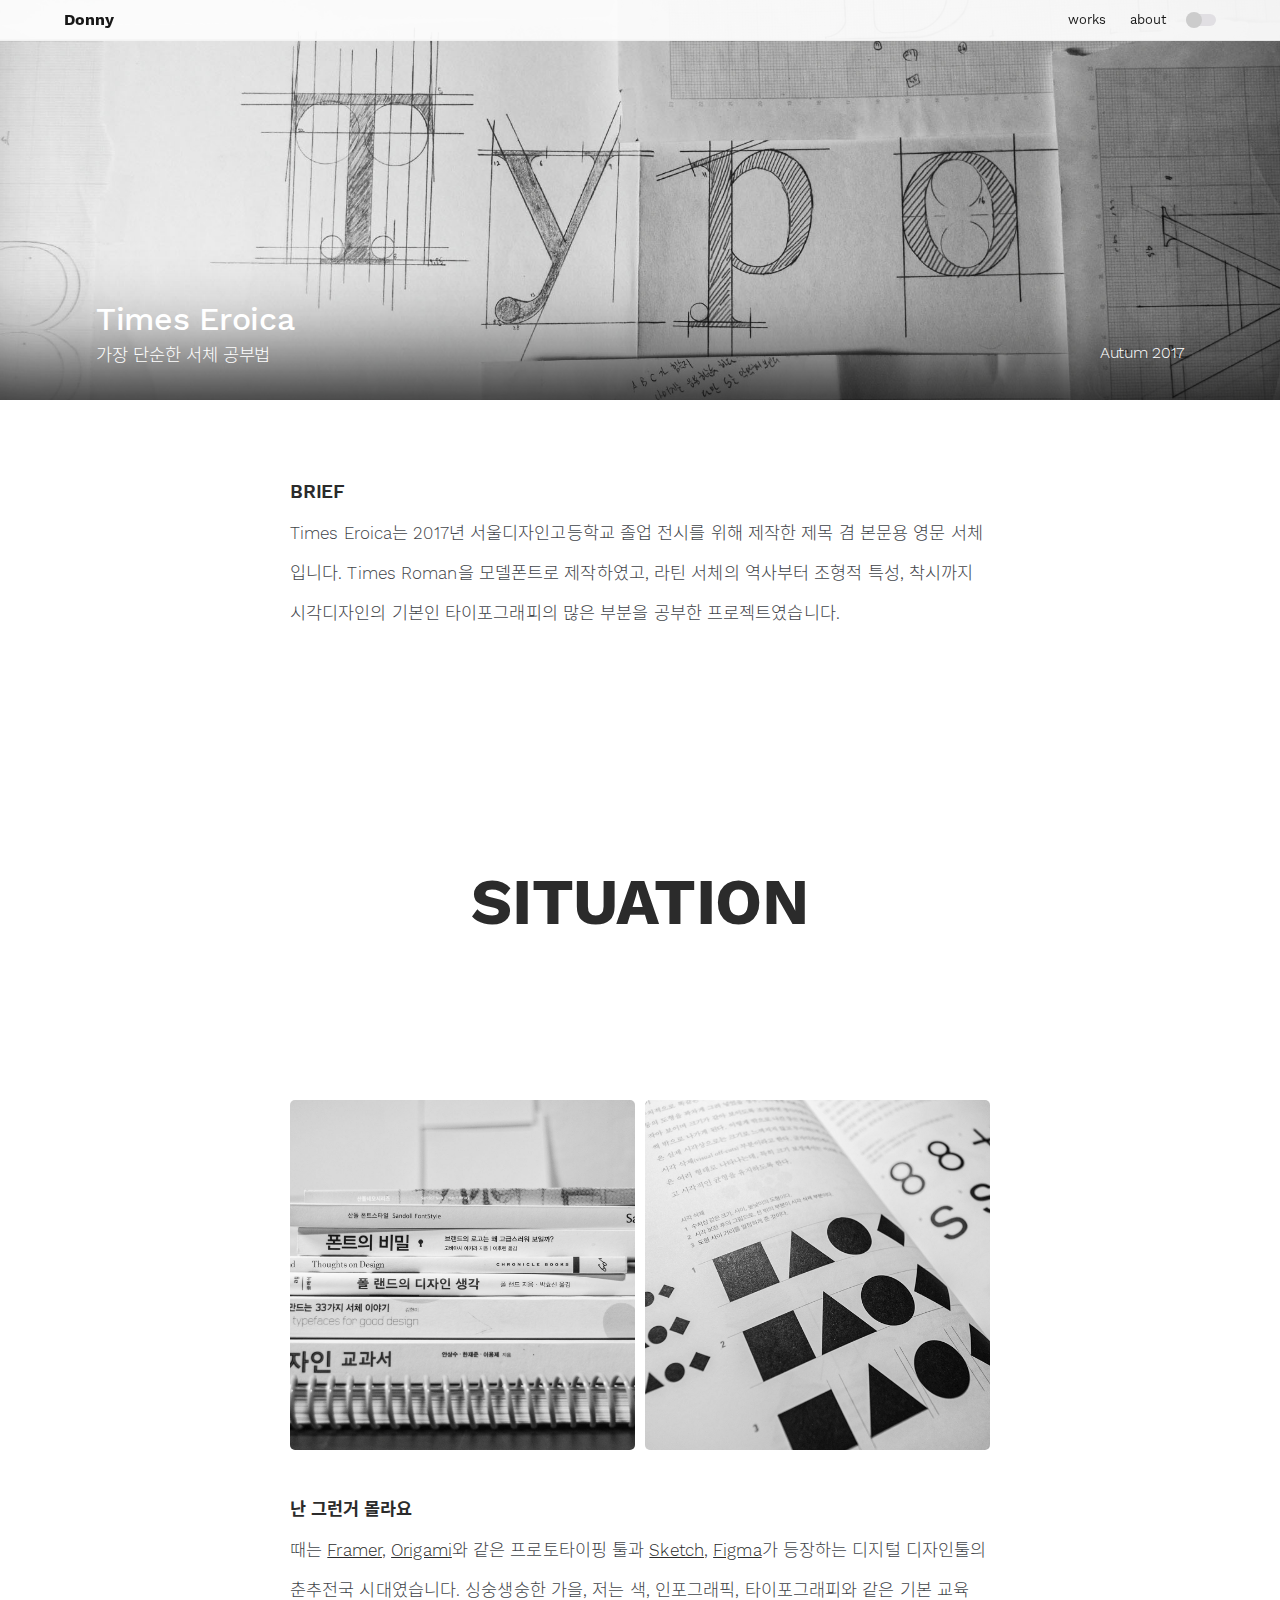
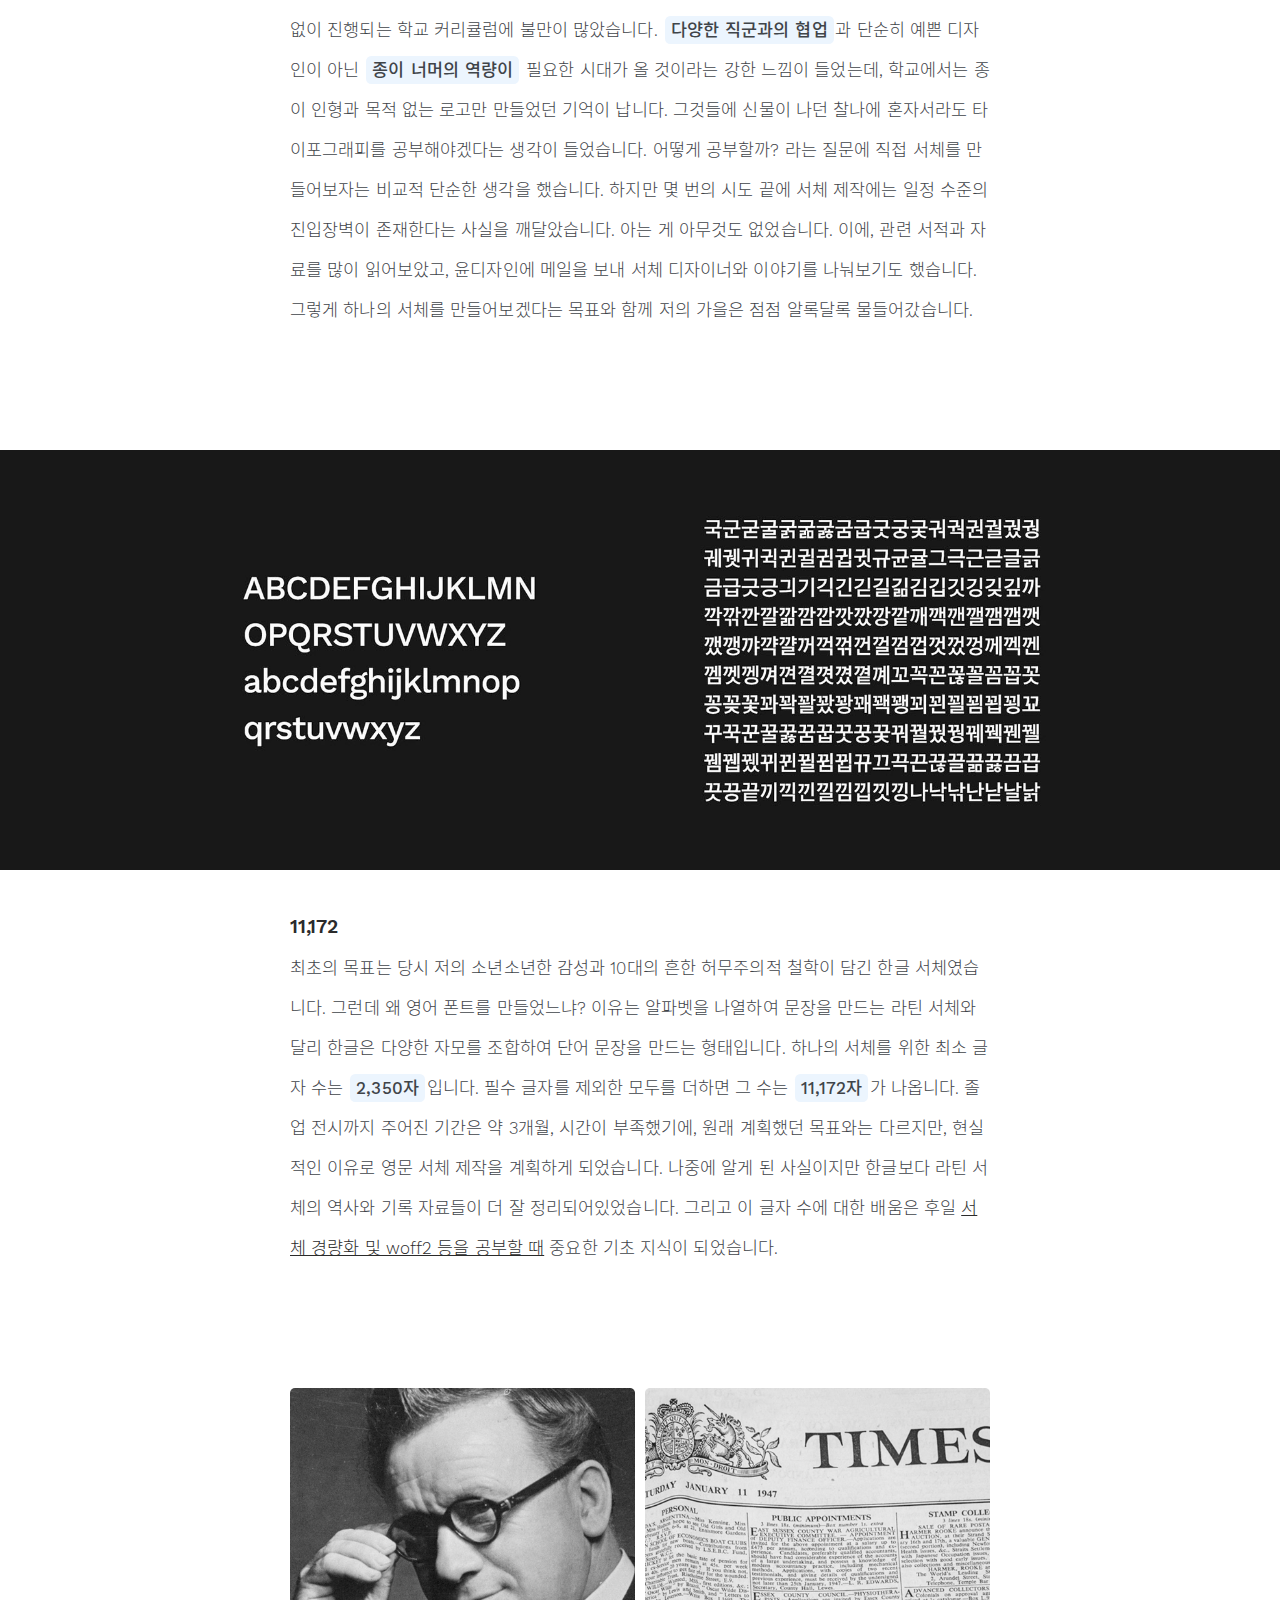
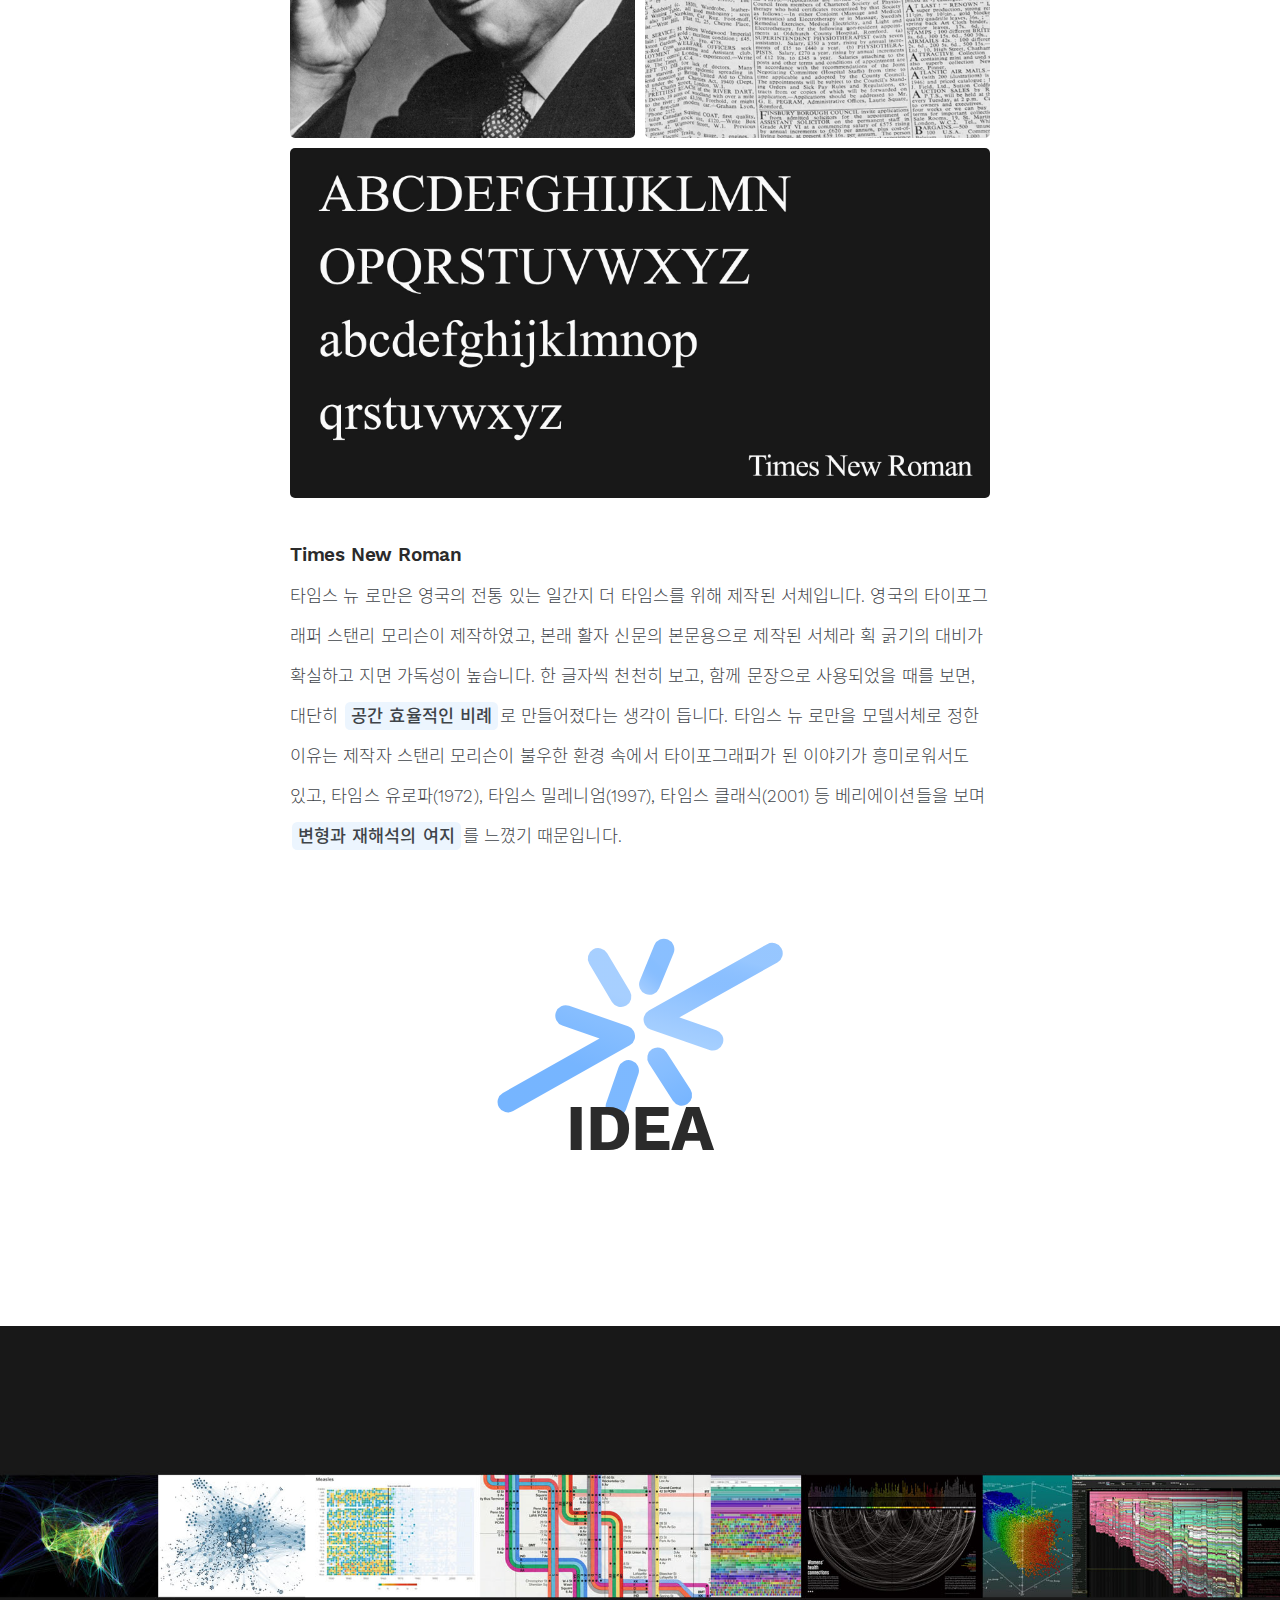
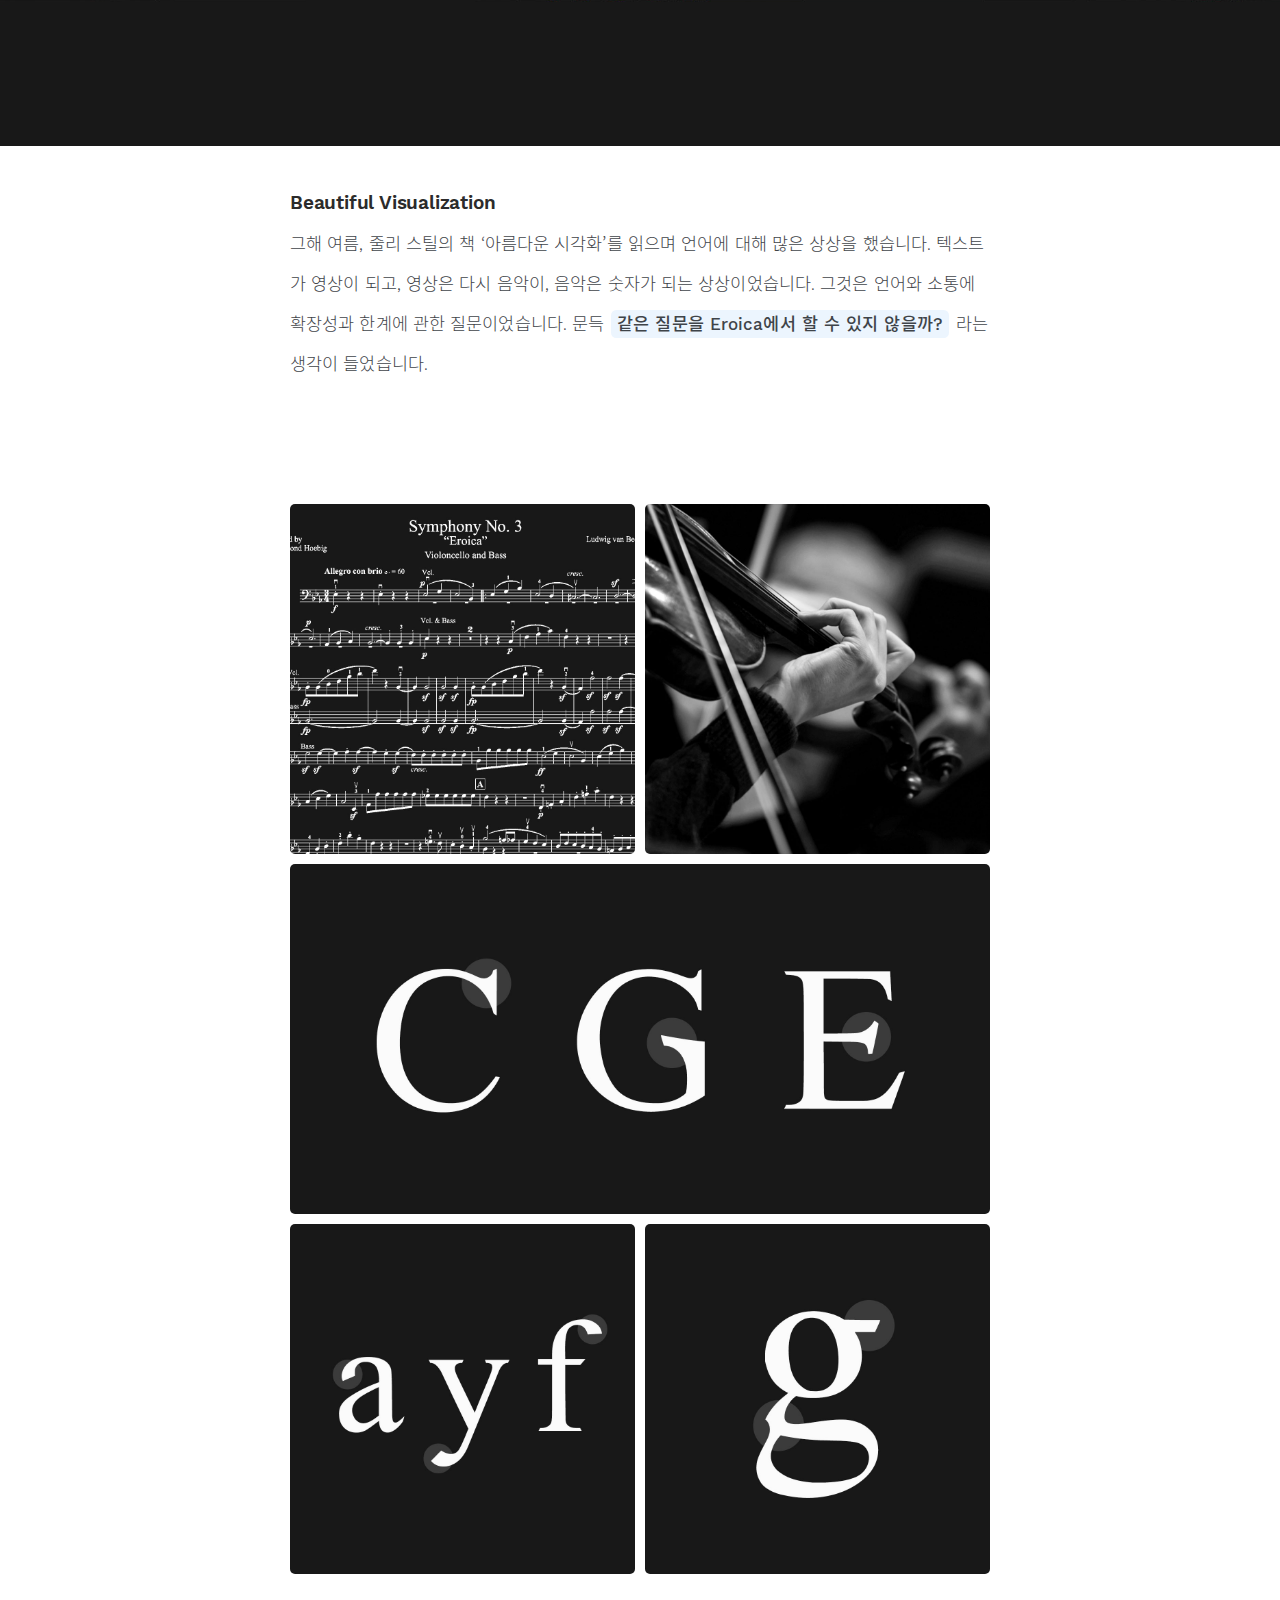
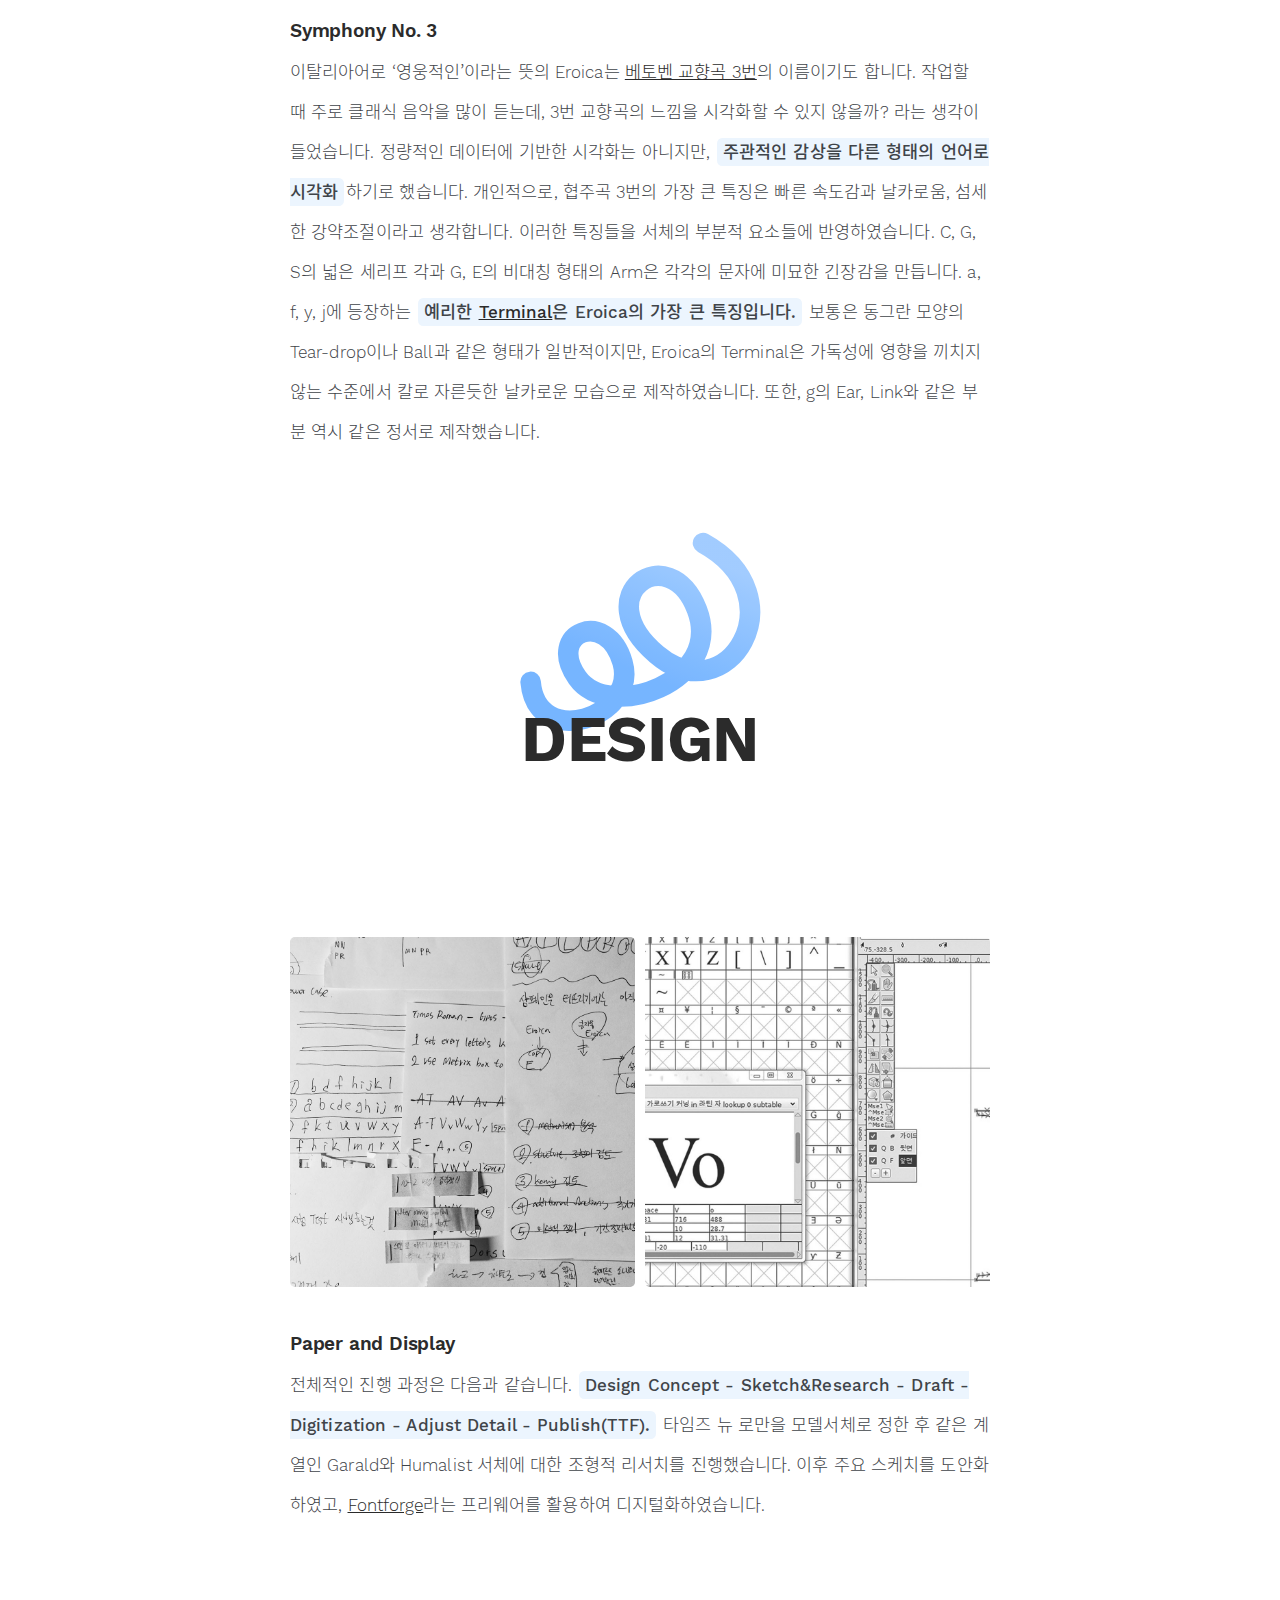
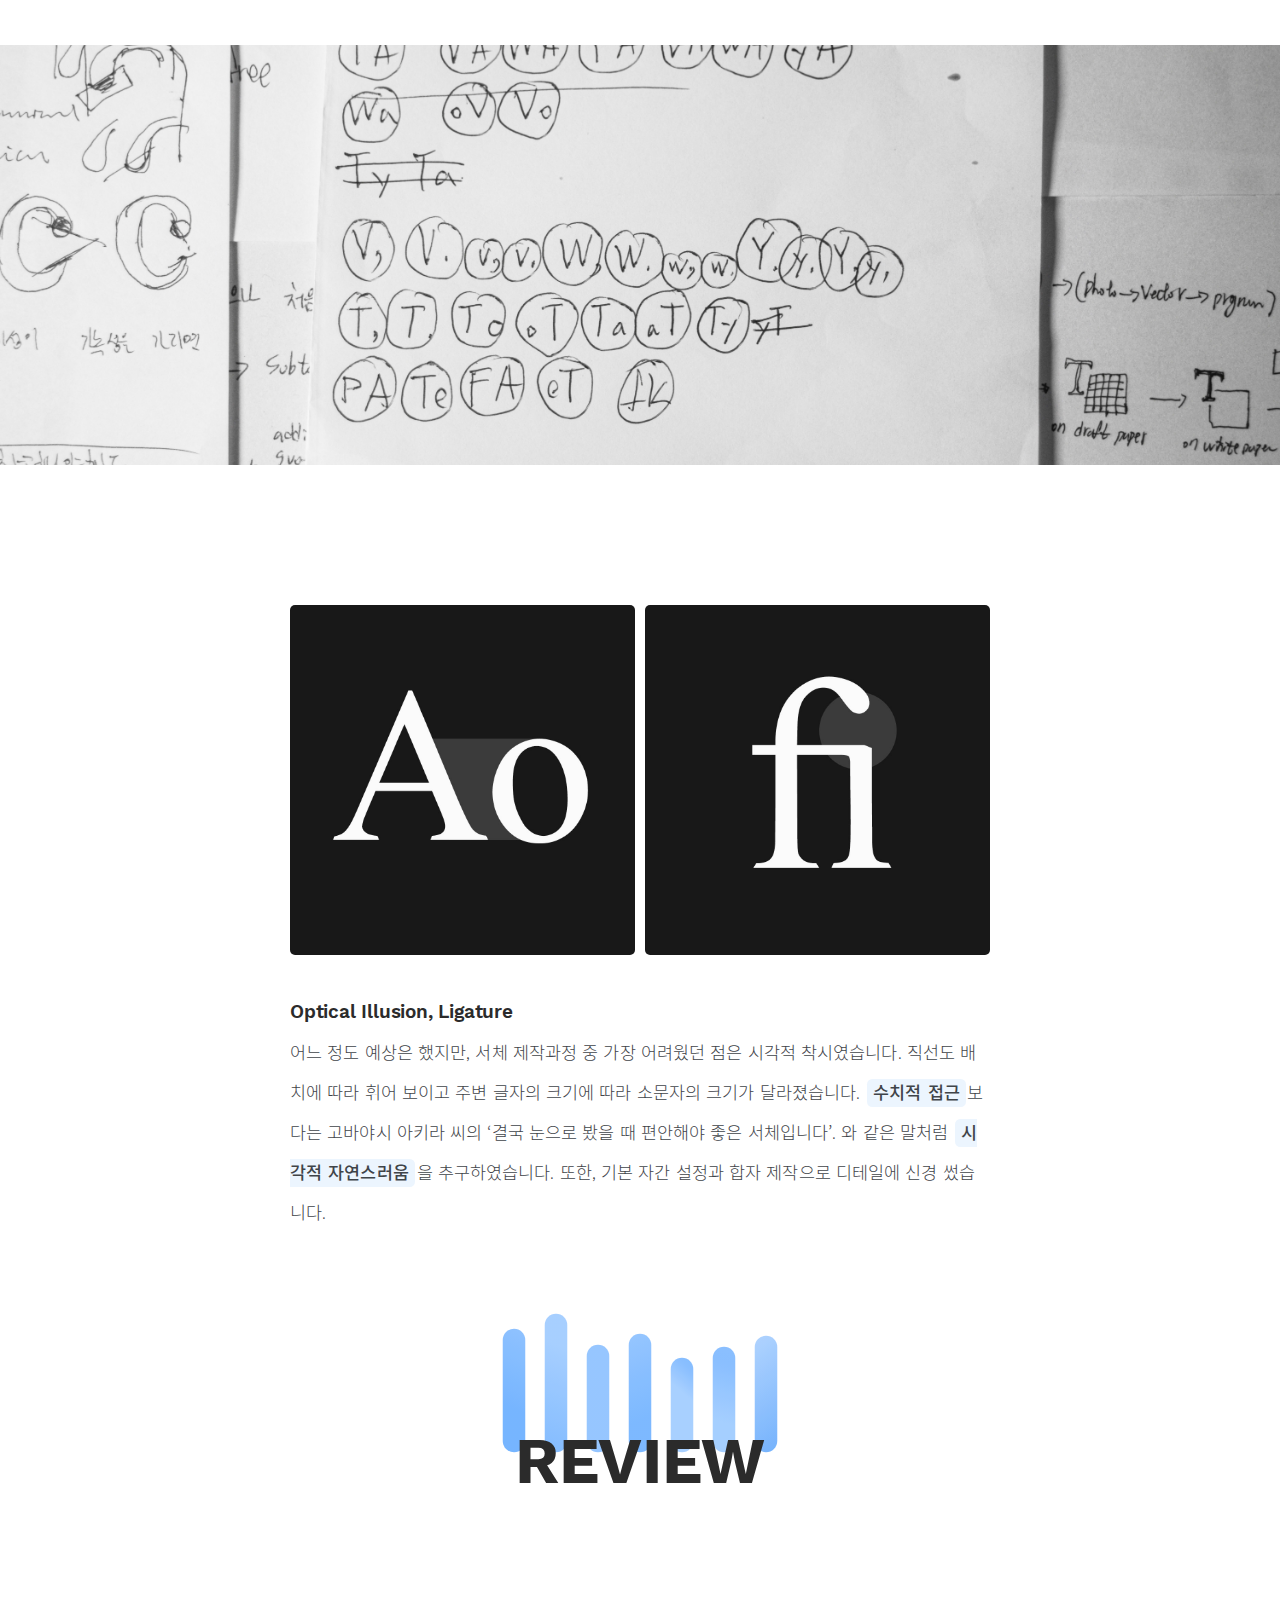
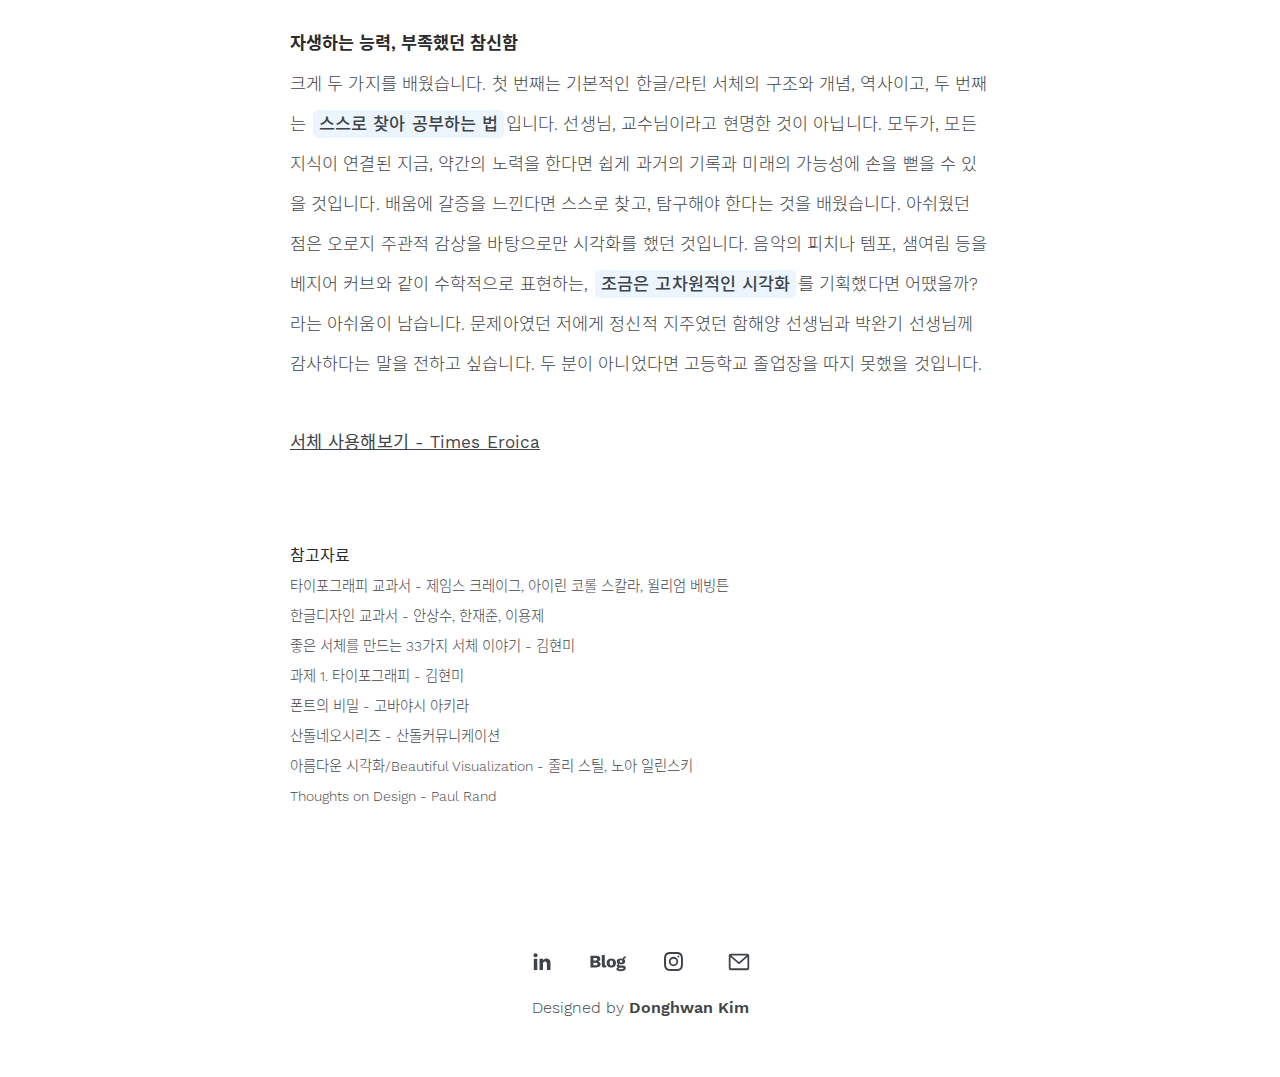
<file: works/eroica.html>
<!---DONE IS BETTER THAN PERFECT--->
<!---Designed and Developed by Donghwan Kim--->
<!DOCTYPE html>
<html lang="en" dir="ltr">
  <head>
    <!-- Global site tag (gtag.js) - Google Analytics -->
    <script async src="https://www.googletagmanager.com/gtag/js?id=UA-170482128-1"></script>
    <script>
      window.dataLayer = window.dataLayer || [];
      function gtag(){dataLayer.push(arguments);}
      gtag('js', new Date());

      gtag('config', 'UA-170482128-1');
    </script>
    <!-- Hotjar Tracking Code for donny99.com -->
    <script>
      (function(h,o,t,j,a,r){
          h.hj=h.hj||function(){(h.hj.q=h.hj.q||[]).push(arguments)};
          h._hjSettings={hjid:2427821,hjsv:6};
          a=o.getElementsByTagName('head')[0];
          r=o.createElement('script');r.async=1;
          r.src=t+h._hjSettings.hjid+j+h._hjSettings.hjsv;
          a.appendChild(r);
      })(window,document,'https://static.hotjar.com/c/hotjar-','.js?sv=');
    </script>
    <meta charset="utf-8">
    <meta name="viewport" content="width=device-width, initial-scale=1">
    <meta name="description" content="UX/UI Designer Donghwan Kim">
    <meta name="keywords" content="UX, UX/UI, Design, 디자인">
    <meta name="author" content="Donghwan Kim, 김동환">
    <link rel="stylesheet" href="../css/main.css">
    <link rel="stylesheet" href="../css/fonts.css">
    <link rel="shortcut icon" type="image/x-icon" href="../img/etc/donny.ico">
    <link rel="fluid-icon" href="../img/etc/donny.ico">
    <link rel="icon" type="image/svg+xml" href="../img/etc/donny.ico">
    <link rel="apple-touch-icon" href="../img/etc/donny.ico">
    <title>Donny</title>
  </head>
  <body>
    <!--nav----------------------->
    <div class="nav">
      <div class="nav_logo">
        <a href="../index.html">Donny</a>
      </div>
      <div class="nav_menu">
        <a class="nav_stack" href="../about.html">about</a>
        <!-- <a class="nav_stack"href="../log.html">log</a> -->
        <a class="nav_stack"href="../works.html">works</a>
      </div>
      <!--nav_toggle------>
      <label class="theme-switch" for="checkbox">
        <input type="checkbox" id="checkbox"/>
        <div class="slider round"></div>
      </label>
      <!--sidenav_ham------>
      <span class="nav_ham" onclick="openNav()">&#9776;</span>
      <!--nav_progressbar------>
      <div class="progress_container">
        <div class="progress_bar" id="progressBar"></div>
      </div>
    </div>
    <!--nav_bg------>
    <div class="nav_bg">
    </div>
    <!--sidenav------>
    <div id="mySidenav" class="sidenav">
      <div class="sidenav_box">
        <a class="closebtn" style="margin-right: 20px;" onclick="closeNav()">&times;</a>
        <div class="sidenav_menu">
          <a class="sidenav_stack" href="../works.html">works</a>
          <a class="sidenav_stack" href="../log.html">log</a>
          <a class="sidenav_stack" href="../about.html">about</a>
        </div>
        <div class="sidenav_menu_sns">
          <a class="sidenav_stack" href="https://www.linkedin.com/in/donghwan-kim-52b7371a9/">LinkedIn</a>
          <a class="sidenav_stack" href="https://www.instagram.com/okid2318">Instagram</a>
          <a class="sidenav_stack" href="https://brunch.co.kr/@okid2318">Brunch</a>
          <a class="sidenav_stack" href="mailto: okid2318@gmail.com">Email</a>
        </div>
      </div>
    </div>
    <!--works----------------------->
    <div class="banner" style="background-image: url(../img/works/eroica/1.jpg);" title="Eroica, Typography, 타이포그래피">
      <div class="banner_container">
        <div class="banner_title">Times Eroica</div><br>
        <div class="banner_subtitle">가장 단순한 서체 공부법</div><br id="mobile2">
        <div class="banner_date">Autum 2017</div>
      </div>
    </div>
    <div class="p_container" style="margin-top: 80px;">
      <p class="p_title_en">BRIEF</p>
      <p class="p_body">Times Eroica는 2017년 서울디자인고등학교 졸업 전시를 위해 제작한 제목 겸 본문용 영문 서체입니다. Times Roman을 모델폰트로 제작하였고, 
        라틴 서체의 역사부터 조형적 특성, 착시까지 시각디자인의 기본인 타이포그래피의 많은 부분을 공부한 프로젝트였습니다.</p>
    </div>
    <div class="p_section_container">
      <div class="p_section_interaction">
        <svg class="interaction" width="298" height="181" viewBox="0 0 298 181" fill="none" xmlns="http://www.w3.org/2000/svg">
          <path class="situation1 show-on-scroll" d="M102.5 53L11 170.5H244" stroke="url(#paint1_linear)" stroke-width="21" stroke-linecap="round" stroke-linejoin="round"/>
          <path class="situation2 show-on-scroll" d="M180.397 11L86 133H214" stroke="url(#paint0_linear)" stroke-width="21" stroke-linecap="round" stroke-linejoin="round"/>
          <path class="situation3 show-on-scroll" d="M116 11L189 103" stroke="url(#paint3_linear)" stroke-width="21" stroke-linecap="round" stroke-linejoin="round"/>
          <path class="situation4 show-on-scroll" d="M193 51L287 170.5" stroke="url(#paint2_linear)" stroke-width="21" stroke-linecap="round" stroke-linejoin="round"/>
          <defs>
          <linearGradient id="paint0_linear" x1="150" y1="11" x2="99" y2="133" gradientUnits="userSpaceOnUse">
          <stop stop-color="#84BCFF" stop-opacity="0.84"/>
          <stop offset="1" stop-color="#4098FF" stop-opacity="0.79"/>
          </linearGradient>
          <linearGradient id="paint1_linear" x1="124.5" y1="56" x2="84.5" y2="171" gradientUnits="userSpaceOnUse">
          <stop stop-color="#84BCFF" stop-opacity="0.79"/>
          <stop offset="1" stop-color="#4098FF" stop-opacity="0.74"/>
          </linearGradient>
          <linearGradient id="paint2_linear" x1="240" y1="51" x2="304.5" y2="167.5" gradientUnits="userSpaceOnUse">
          <stop stop-color="#84BCFF" stop-opacity="0.94"/>
          <stop offset="1" stop-color="#4098FF" stop-opacity="0.88"/>
          </linearGradient>
          <linearGradient id="paint3_linear" x1="116" y1="11" x2="152.5" y2="103" gradientUnits="userSpaceOnUse">
          <stop stop-color="#84BCFF" stop-opacity="0.89"/>
          <stop offset="1" stop-color="#4098FF" stop-opacity="0.75"/>
          </linearGradient>
          </defs>
        </svg>
      </div>
      <div class="p_sectionTitle_container">
        <div class="p_sectionTitle">SITUATION</div>
      </div>
    </div>
    <div class="p_box_container" style="margin: 160px auto auto auto;">
      <div class="p_box_1" style="background-image: url(../img/works/eroica/2.jpg);" title="Eroica, Typography, 타이포그래피"></div>
      <div class="p_box_2" style="background-image: url(../img/works/eroica/2-1.jpg);" title="Typography, Optical Illusion, 타이포그래피, 시각보정"></div>
    </div>
    <div class="p_container">
      <p class="p_title_kr">난 그런거 몰라요</p>
      <p class="p_body">때는 <a class="link" href="https://www.framer.com" target="_blank">Framer</a>, <a class="link" href="https://origami.design" target="_blank">
        Origami</a>와 같은 프로토타이핑 툴과 <a class="link" href="https://www.sketch.com" target="_blank">Sketch</a>, <a class="link" href="https://www.figma.com/?fuid=" target="_blank">Figma</a>가 등장하는 디지털 디자인툴의 춘추전국 시대였습니다. 
        싱숭생숭한 가을, 저는 색, 인포그래픽, 타이포그래피와 같은 기본 교육 없이 진행되는 학교 커리큘럼에 불만이 많았습니다. <b>다양한 직군과의 협업</b>과 단순히 
        예쁜 디자인이 아닌 <b>종이 너머의 역량이</b> 필요한 시대가 올 것이라는 강한 느낌이 들었는데, 학교에서는 종이 인형과 목적 없는 로고만 만들었던 기억이 납니다. 그것들에 신물이 나던 
        찰나에 혼자서라도 타이포그래피를 공부해야겠다는 생각이 들었습니다. 어떻게 공부할까? 라는 질문에 직접 서체를 만들어보자는 비교적 단순한 생각을 했습니다. 
        하지만 몇 번의 시도 끝에 서체 제작에는 일정 수준의 진입장벽이 존재한다는 사실을 깨달았습니다. 아는 게 아무것도 없었습니다. 이에, 관련 서적과 자료를 많이 읽어보았고, 
        윤디자인에 메일을 보내 서체 디자이너와 이야기를 나눠보기도 했습니다. 그렇게 하나의 서체를 만들어보겠다는 목표와 함께 저의 가을은 점점 알록달록 물들어갔습니다.</p>
    </div>
    <div class="p_box_splash" style="background-image: url(../img/works/eroica/3.jpg);" title="Eroica, Typography, 타이포그래피"></div>
    <div class="p_container">
      <p class="p_title_en">11,172</p>
      <p class="p_body">최초의 목표는 당시 저의 소년소년한 감성과 10대의 흔한 허무주의적 철학이 담긴 한글 서체였습니다. 그런데 왜 영어 폰트를 만들었느냐? 
        이유는 알파벳을 나열하여 문장을 만드는 라틴 서체와 달리 한글은 다양한 자모를 조합하여 단어 문장을 만드는 형태입니다. 하나의 서체를 위한 최소 글자 수는 <b>2,350자</b>입니다. 
        필수 글자를 제외한 모두를 더하면 그 수는 <b>11,172자</b>가 나옵니다. 졸업 전시까지 주어진 기간은 약 3개월, 시간이 부족했기에, 원래 계획했던 목표와는 다르지만, 현실적인 이유로 
        영문 서체 제작을 계획하게 되었습니다. 나중에 알게 된 사실이지만 한글보다 라틴 서체의 역사와 기록 자료들이 더 잘 정리되어있었습니다. 그리고 이 글자 수에 대한 배움은 
        후일 <a class="link" href="https://d2.naver.com/helloworld/4969726" target="_blank">서체 경량화 및 woff2 등을 공부할 때</a> 중요한 기초 지식이 되었습니다.</p>
    </div>
    <div class="p_box_container">
      <div class="p_box_1" style="background-image: url(../img/works/eroica/4.jpg);" title="Stanley Morison, Times Roman, Typography, 타이포그래피, 스탠리 모리슨, 타임스로만"></div>
      <div class="p_box_2" style="background-image: url(../img/works/eroica/4-1.jpg);" title="Stanley Morison, Times Roman, Typography, 타이포그래피, 스탠리 모리슨, 타임스로만"></div>
    </div>
    <div id="web" class="p_box_3" style="background-image: url(../img/works/eroica/4-2.jpg); margin-top: 10px;" title="Stanley Morison, Times Roman, Typography, 타이포그래피, 스탠리 모리슨, 타임스로만"></div>
    <div id="mobile" class="p_box_3" style="background-image: url(../img/works/eroica/m_eroica/4-2.jpg); margin-top: 10px;" title="Stanley Morison, Times Roman, Typography, 타이포그래피, 스탠리 모리슨, 타임스로만"></div>
    <div class="p_container">
      <p class="p_title_en">Times New Roman</p>
      <p class="p_body">타임스 뉴 로만은 영국의 전통 있는 일간지 더 타임스를 위해 제작된 서체입니다. 영국의 타이포그래퍼 스탠리 모리슨이 제작하였고, 본래 활자 신문의 본문용으로 제작된 서체라 획 굵기의 
        대비가 확실하고 지면 가독성이 높습니다. 한 글자씩 천천히 보고, 함께 문장으로 사용되었을 때를 보면, 대단히 <b>공간 효율적인 비례</b>로 만들어졌다는 생각이 듭니다. 
        타임스 뉴 로만을 모델서체로 정한 이유는 제작자 스탠리 모리슨이 불우한 환경 속에서 타이포그래퍼가 된 이야기가 흥미로워서도 있고, 타임스 유로파(1972), 
        타임스 밀레니엄(1997), 타임스 클래식(2001) 등 베리에이션들을 보며 <b>변형과 재해석의 여지</b>를 느꼈기 때문입니다.</p>
    </div>
    <div class="p_section_container">
      <div class="p_section_interaction">
        <svg class="interaction" width="310" height="184" viewBox="0 0 310 184" fill="none" xmlns="http://www.w3.org/2000/svg">
          <path class="idea1 show-on-scroll" d="M23.0002 166L139.611 100.213L80.7269 79.707" stroke="url(#paint0_linear)" stroke-width="20.8678" stroke-linecap="round" stroke-linejoin="round"/>
          <path class="idea2 show-on-scroll" d="M135.937 60.6578L113.222 22.5066" stroke="url(#paint1_linear)" stroke-width="20.8678" stroke-linecap="round" stroke-linejoin="round"/>
          <path class="idea3 show-on-scroll" d="M164.519 48.3687L178.917 13.198" stroke="url(#paint4_linear)" stroke-width="20.8678" stroke-linecap="round" stroke-linejoin="round"/>
          <path class="idea4 show-on-scroll" d="M287.275 17.3297L168.996 83.5354L227.88 104.042" stroke="url(#paint5_linear)" stroke-width="20.8678" stroke-linecap="round" stroke-linejoin="round"/>
          <path class="idea5 show-on-scroll" d="M172.705 121.867L196.693 159.23" stroke="url(#paint2_linear)" stroke-width="20.8678" stroke-linecap="round" stroke-linejoin="round"/>
          <path class="idea6 show-on-scroll" d="M143.523 134.522L131.077 170.429" stroke="url(#paint3_linear)" stroke-width="20.8678" stroke-linecap="round" stroke-linejoin="round"/>
          <defs>
          <linearGradient id="paint0_linear" x1="26" y1="102" x2="49.0319" y2="46.4523" gradientUnits="userSpaceOnUse">
          <stop stop-color="#4098FF" stop-opacity="0.75"/>
          <stop offset="0.505208" stop-color="#84BCFF"/>
          <stop offset="1" stop-color="#97C7FF" stop-opacity="0.83"/>
          </linearGradient>
          <linearGradient id="paint1_linear" x1="69.5" y1="17.4999" x2="128.644" y2="114.94" gradientUnits="userSpaceOnUse">
          <stop stop-color="#4098FF" stop-opacity="0.75"/>
          <stop offset="0.364583" stop-color="#84BCFF"/>
          <stop offset="1" stop-color="#AAD1FF"/>
          </linearGradient>
          <linearGradient id="paint2_linear" x1="218.5" y1="159" x2="224.691" y2="107.253" gradientUnits="userSpaceOnUse">
          <stop stop-color="#4098FF" stop-opacity="0.75"/>
          <stop offset="0.364583" stop-color="#84BCFF"/>
          <stop offset="1" stop-color="#B3D6FF"/>
          </linearGradient>
          <linearGradient id="paint3_linear" x1="137" y1="185.5" x2="163.298" y2="176.363" gradientUnits="userSpaceOnUse">
          <stop stop-color="#4098FF" stop-opacity="0.75"/>
          <stop offset="0.505208" stop-color="#84BCFF"/>
          <stop offset="1" stop-color="#82BBFF"/>
          </linearGradient>
          <linearGradient id="paint4_linear" x1="124.5" y1="-15.5" x2="101.269" y2="11.619" gradientUnits="userSpaceOnUse">
          <stop stop-color="#4098FF" stop-opacity="0.68"/>
          <stop offset="0.505208" stop-color="#84BCFF"/>
          <stop offset="1" stop-color="#9FCBFF"/>
          </linearGradient>
          <linearGradient id="paint5_linear" x1="239" y1="19.4999" x2="215.566" y2="108.166" gradientUnits="userSpaceOnUse">
          <stop stop-color="#2D8DFF" stop-opacity="0.55"/>
          <stop offset="0.5011" stop-color="#84BCFF"/>
          <stop offset="1" stop-color="#9CCAFF"/>
          </linearGradient>
          </defs>
        </svg>
      </div>
      <div class="p_sectionTitle_container">
        <div class="p_sectionTitle">IDEA</div>
      </div>
    </div>
    <div class="p_box_splash" style="background-image: url(../img/works/eroica/6.jpg); margin-top: 160px;" title="Visualization, 시각화"></div>
    <div class="p_container">
      <p class="p_title_en">Beautiful Visualization</p>
      <p class="p_body">그해 여름, 줄리 스틸의 책 ‘아름다운 시각화’를 읽으며 언어에 대해 많은 상상을 했습니다. 텍스트가 영상이 되고, 영상은 다시 음악이, 
        음악은 숫자가 되는 상상이었습니다. 그것은 언어와 소통에 확장성과 한계에 관한 질문이었습니다. 문득 <b>같은 질문을 Eroica에서 할 수 있지 않을까?</b> 라는 생각이 들었습니다.</p>
    </div>
    <div class="p_box_container">
      <div class="p_box_1" style="background-image: url(../img/works/eroica/7.jpg);" title="Eroica, Typography, 타이포그래피"></div>
      <div class="p_box_2" style="background-image: url(../img/works/eroica/7-1.jpg);" title="Eroica, Typography, 타이포그래피"></div>
    </div>
    <div id="web" class="p_box_3" style="background-image: url(../img/works/eroica/7-2.jpg); margin-top: 10px;" title="Eroica, Typography, 타이포그래피"></div>
    <div id="mobile" class="p_box_3" style="background-image: url(../img/works/eroica/m_eroica/7-2.jpg); margin-top: 10px;" title="Eroica, Typography, 타이포그래피"></div>
    <div class="p_box_container" style="margin: 10px auto auto auto;">
      <div class="p_box_1" style="background-image: url(../img/works/eroica/7-3.jpg);" title="Eroica, Typography, 타이포그래피"></div>
      <div class="p_box_2" style="background-image: url(../img/works/eroica/7-4.jpg);" title="Eroica, Typography, 타이포그래피"></div>
    </div>
    <div class="p_container">
      <p class="p_title_en">Symphony No. 3</p>
      <p class="p_body">이탈리아어로 ‘영웅적인’이라는 뜻의 Eroica는 <a class="link" href="https://www.youtube.com/watch?v=LXjJwxU5WbI" target="_blank">베토벤 교향곡 3번</a>의 
        이름이기도 합니다. 작업할 때 주로 클래식 음악을 많이 듣는데, 
        3번 교향곡의 느낌을 시각화할 수 있지 않을까? 라는 생각이 들었습니다. 정량적인 데이터에 기반한 시각화는 아니지만, <b>주관적인 감상을 다른 형태의 언어로 시각화</b>하기로 했습니다. 
        개인적으로, 협주곡 3번의 가장 큰 특징은 빠른 속도감과 날카로움, 섬세한 강약조절이라고 생각합니다. 이러한 특징들을 서체의 부분적 요소들에 반영하였습니다. C, G, S의 넓은 세리프 각과 G, E의 비대칭 형태의 Arm은 각각의 
        문자에 미묘한 긴장감을 만듭니다. a, f, y, j에 등장하는 <b>예리한 <a class="link" href="https://visme.co/blog/type-anatomy/" target="_blank">Terminal</a>은 Eroica의 가장 큰 특징입니다.</b> 보통은 동그란 모양의 Tear-drop이나 
        Ball과 같은 형태가 일반적이지만, Eroica의 Terminal은 가독성에 영향을 끼치지 않는 수준에서 칼로 자른듯한 날카로운 모습으로 제작하였습니다. 또한, 
        g의 Ear, Link와 같은 부분 역시 같은 정서로 제작했습니다.</p>
    </div>
    <div class="p_section_container">
      <div class="p_section_interaction">
        <svg class="interaction" width="241" height="199" viewBox="0 0 241 199" fill="none" xmlns="http://www.w3.org/2000/svg">
          <path class="design1 show-on-scroll" d="M11.128 149.895C17.0919 218.845 118.704 185.139 103.063 130.521C87.4211 75.9029 25.8435 100.671 57.8065 145.704C89.7695 190.736 205 149.895 177.479 77.7496C149.958 5.60407 66.1919 62.1553 137.096 122.328C208 182.5 280.5 64.5 183.5 11" stroke="url(#paint0_linear)" stroke-width="20.53" stroke-linecap="round"/>
          <defs>
          <linearGradient id="paint0_linear" x1="172.258" y1="65.2027" x2="85.0287" y2="157.848" gradientUnits="userSpaceOnUse">
          <stop stop-color="#4098FF" stop-opacity="0.75"/>
          <stop offset="1" stop-color="#83BCFF" stop-opacity="0.75"/>
          </linearGradient>
          </defs>
        </svg>
      </div>
      <div class="p_sectionTitle_container">
        <div class="p_sectionTitle">DESIGN</div>
      </div>
    </div>
    <div class="p_box_container" style="margin: 160px auto auto auto;">
      <div class="p_box_1" style="background-image: url(../img/works/eroica/8.jpg);" title="Eroica, Typography, Font Forge, 타이포그래피"></div>
      <div class="p_box_2" style="background-image: url(../img/works/eroica/8-1.jpg);" title="Eroica, Typography, Font Forge, 타이포그래피"></div>
    </div>
    <div class="p_container">
      <p class="p_title_en">Paper and Display</p>
      <p class="p_body">전체적인 진행 과정은 다음과 같습니다. <b>Design Concept - Sketch&Research - Draft - Digitization - Adjust Detail - Publish(TTF).</b> 
        타임즈 뉴 로만을 모델서체로 정한 후 같은 계열인 Garald와 Humalist 서체에 대한 조형적 리서치를 진행했습니다. 이후 주요 스케치를 도안화하였고, <a class="link" href="https://fontforge.org/en-US/" target="_blank">Fontforge</a>라는 프리웨어를 활용하여 디지털화하였습니다.</p>
    </div>
    <div class="p_box_splash" style="background-image: url(../img/works/eroica/9.jpg);" title="Eroica, Typography, 타이포그래피"></div>
    <div id="web" class="p_box_container" style="margin-top: 140px;">
      <div class="p_box_1" style="background-image: url(../img/works/eroica/10.jpg);" title="Eroica, Typography, 타이포그래피"></div>
      <div class="p_box_2" style="background-image: url(../img/works/eroica/10-1.jpg);" title="Eroica, Typography, 타이포그래피"></div>
    </div>
    <div id="mobile" class="p_box_container" style="margin-top: 10px;">
      <div class="p_box_1" style="background-image: url(../img/works/eroica/10.jpg);" title="Eroica, Typography, 타이포그래피"></div>
      <div class="p_box_2" style="background-image: url(../img/works/eroica/10-1.jpg);" title="Eroica, Typography, 타이포그래피"></div>
    </div>
    <div class="p_container">
      <p class="p_title_en">Optical Illusion, Ligature</p>
      <p class="p_body">어느 정도 예상은 했지만, 서체 제작과정 중 가장 어려웠던 점은 시각적 착시였습니다. 직선도 배치에 따라 휘어 보이고
          주변 글자의 크기에 따라 소문자의 크기가 달라졌습니다. <b>수치적 접근</b>보다는 고바야시 아키라 씨의 ‘결국 눈으로 봤을 때 편안해야 좋은 서체입니다’.
          와 같은 말처럼 <b>시각적 자연스러움</b>을 추구하였습니다. 또한, 기본 자간 설정과 합자 제작으로 디테일에 신경 썼습니다.</p>
    </div>
    <div class="p_section_container">
      <div class="p_section_interaction">
        <svg class="interaction" width="276" height="140" viewBox="0 0 276 140" fill="none" xmlns="http://www.w3.org/2000/svg">
        <path class="review1 show-on-scroll" d="M12 128L12 27" stroke="url(#paint0_linear)" stroke-width="22.51" stroke-linecap="round" stroke-linejoin="round"/>
        <path class="review2 show-on-scroll" d="M54 128L54 12" stroke="url(#paint1_linear)" stroke-width="22.51" stroke-linecap="round" stroke-linejoin="round"/>
        <path class="review3 show-on-scroll" d="M96 128L96 43" stroke="url(#paint2_linear)" stroke-width="22.51" stroke-linecap="round" stroke-linejoin="round"/>
        <path class="review4 show-on-scroll" d="M138 128L138 32" stroke="url(#paint3_linear)" stroke-width="22.51" stroke-linecap="round" stroke-linejoin="round"/>
        <path class="review5 show-on-scroll" d="M180 128L180 56" stroke="url(#paint4_linear)" stroke-width="22.51" stroke-linecap="round" stroke-linejoin="round"/>
        <path class="review6 show-on-scroll" d="M222 128L222 45" stroke="url(#paint5_linear)" stroke-width="22.51" stroke-linecap="round" stroke-linejoin="round"/>
        <path class="review7 show-on-scroll" d="M264 128L264 34" stroke="url(#paint6_linear)" stroke-width="22.51" stroke-linecap="round" stroke-linejoin="round"/>
        <defs>
        <linearGradient id="paint0_linear" x1="-61.1015" y1="22.8882" x2="26.5995" y2="148.992" gradientUnits="userSpaceOnUse">
        <stop stop-color="#B8D8FF"/>
        <stop offset="1" stop-color="#62A8FC"/>
        </linearGradient>
        <linearGradient id="paint1_linear" x1="-29.9581" y1="7.27757" x2="70.7677" y2="152.11" gradientUnits="userSpaceOnUse">
        <stop stop-color="#B8D8FF"/>
        <stop offset="1" stop-color="#62A8FC"/>
        </linearGradient>
        <linearGradient id="paint2_linear" x1="48.7296" y1="39.5396" x2="127.069" y2="126.09" gradientUnits="userSpaceOnUse">
        <stop stop-color="#B8D8FF"/>
        <stop offset="1" stop-color="#62A8FC"/>
        </linearGradient>
        <linearGradient id="paint3_linear" x1="68.5174" y1="28.0918" x2="151.877" y2="147.953" gradientUnits="userSpaceOnUse">
        <stop stop-color="#B8D8FF"/>
        <stop offset="1" stop-color="#62A8FC"/>
        </linearGradient>
        <linearGradient id="paint4_linear" x1="128.333" y1="53.0688" x2="191.037" y2="142.461" gradientUnits="userSpaceOnUse">
        <stop stop-color="#B8D8FF"/>
        <stop offset="1" stop-color="#62A8FC"/>
        </linearGradient>
        <linearGradient id="paint5_linear" x1="162.44" y1="41.621" x2="234.724" y2="144.67" gradientUnits="userSpaceOnUse">
        <stop stop-color="#B8D8FF"/>
        <stop offset="1" stop-color="#62A8FC"/>
        </linearGradient>
        <linearGradient id="paint6_linear" x1="195.965" y1="30.1732" x2="277.588" y2="147.537" gradientUnits="userSpaceOnUse">
        <stop stop-color="#B8D8FF"/>
        <stop offset="1" stop-color="#62A8FC"/>
        </linearGradient>
        </defs>
        </svg>
      </div>
      <div class="p_sectionTitle_container">
        <div class="p_sectionTitle">REVIEW</div>
      </div>
    </div>
    <div class="p_container" style="margin-top: 130px;">
      <p class="p_title_kr">자생하는 능력, 부족했던 참신함</p>
      <p class="p_body">크게 두 가지를 배웠습니다. 첫 번째는 기본적인 한글/라틴 서체의 구조와 개념, 역사이고, 두 번째는 
        <b>스스로 찾아 공부하는 법</b>입니다. 선생님, 교수님이라고 현명한 것이 아닙니다. 모두가, 모든 지식이 연결된 지금, 약간의 노력을 
        한다면 쉽게 과거의 기록과 미래의 가능성에 손을 뻗을 수 있을 것입니다. 배움에 갈증을 느낀다면 스스로 찾고, 탐구해야 한다는 
        것을 배웠습니다. 아쉬웠던 점은 오로지 주관적 감상을 바탕으로만 시각화를 했던 것입니다. 음악의 피치나 템포, 샘여림 등을 베지어 
        커브와 같이 수학적으로 표현하는, <b>조금은 고차원적인 시각화</b>를 기획했다면 어땠을까? 라는 아쉬움이 남습니다. 문제아였던 저에게 정신적 
        지주였던 함해양 선생님과 박완기 선생님께 감사하다는 말을 전하고 싶습니다. 두 분이 아니었다면 고등학교 졸업장을 따지 못했을 것입니다.</p><br><br>
        <a class="link p_body" href="https://drive.google.com/file/d/1fZpaKSD4WrUJu5hxmwdLLyhJ_CVsOllz/view" target="_blank" style="font-weight: 400;">서체 사용해보기 - Times Eroica</a>
        <div class="refer_container">참고자료<br>
          <div class="refer">
            타이포그래피 교과서 - 제임스 크레이그, 아이린 코롤 스칼라, 윌리엄 베빙튼<br>
            한글디자인 교과서 - 안상수, 한재준, 이용제<br>
            좋은 서체를 만드는 33가지 서체 이야기 - 김현미<br>
            과제 1. 타이포그래피 - 김현미<br>
            폰트의 비밀 - 고바야시 아키라<br>
            산돌네오시리즈 - 산돌커뮤니케이션<br>
            아름다운 시각화/Beautiful Visualization - 줄리 스틸, 노아 일린스키<br>
            Thoughts on Design - Paul Rand<br>
          </div>
        </div>
        </p>
    </div>
    <!--script----------------------->
    <script type="text/javascript" src="../js/main.js" charset="utf-8"></script>
    <!--footer----------------------->
    <div class="footer">
      <!--<a href="#" target="_blank">
        <svg class="icon1" data-name="Layer 2" viewBox="0 0 100 100">
          <defs><style>.cls-1{fill:var(--grey800);}</style></defs>
          <path class="cls-1" d="M48.26,34.18a10.07,10.07,0,0,1,1.81,6A8.78,8.78,0,0,1,48.25,46a9.26,9.26,0,0,1-3,2.24,8.78,8.78,0,0,1,4.55,3.47,10.45,10.45,0,0,1,1.53,5.77,11.48,11.48,0,0,1-1.75,6.27,10.6,10.6,0,0,1-2.79,3.09,10.71,10.71,0,0,1-4.44,2,27,27,0,0,1-5.56.53H19.05V30h19Q45.26,30.1,48.26,34.18ZM27.49,36.83V45.5h9a8,8,0,0,0,4.16-1,3.72,3.72,0,0,0,1.6-3.46,3.52,3.52,0,0,0-2.11-3.63,14.85,14.85,0,0,0-4.65-.61Zm0,15.18V62.5h9a9.38,9.38,0,0,0,4-.69C42.16,61,43,59.32,43,56.9a4.22,4.22,0,0,0-2.51-4.22A9.9,9.9,0,0,0,36.58,52Z"/>
          <path class="cls-1" d="M73.67,41.78a11.34,11.34,0,0,1,4.81,4.12,13.67,13.67,0,0,1,2.22,5.76,35.7,35.7,0,0,1,.24,5.52H60.66c.11,2.8,1.08,4.75,2.91,5.88a7.38,7.38,0,0,0,4,1A6.27,6.27,0,0,0,71.33,63a4.82,4.82,0,0,0,2-3h7.44a12.05,12.05,0,0,1-3,5.91Q74.11,70,67.38,70a15.18,15.18,0,0,1-9.81-3.43q-4.24-3.42-4.25-11.15,0-7.23,3.84-11.09a13.42,13.42,0,0,1,10-3.87A15.86,15.86,0,0,1,73.67,41.78ZM62.78,48.07a7.54,7.54,0,0,0-1.94,4.31H73.38A6.07,6.07,0,0,0,71.44,48a6.38,6.38,0,0,0-4.32-1.5A5.75,5.75,0,0,0,62.78,48.07Z"/><rect class="cls-1" x="59.19" y="33.14" width="15.47" height="4.5"/>
        </svg></a>-->
      <a href="https://www.linkedin.com/in/donghwan-kim-52b7371a9/" target="_blank">
        <svg class="icon2" data-name="Layer 2" viewBox="0 0 100 100">
          <defs><style>.cls-1{fill:var(--grey600);}</style></defs>
          <circle class="cls-1" cx="33.85" cy="32.93" r="5.09"/>
          <rect class="cls-1" x="29.47" y="41.92" width="8.76" height="28.24"/>
          <path class="cls-1" d="M67.34,43c-3.88-2.46-10.73-3-14.78,2.33V41.92H43.8V70.16h8.76V54.7c0-1.21.44-5.76,5.15-5.76,4.18,0,4.67,3.18,4.67,8V70.16h8.86V55.82C71.24,49.31,71.22,45.43,67.34,43Z"/>
        </svg></a>
      <a href="https://brunch.co.kr/@okid2318" target="_blank">
        <svg class="icon3" data-name="Layer 2" viewBox="0 0 100 100">
          <defs><style>.cls-1{fill:var(--grey600);}</style></defs>
          <path class="cls-1" d="M26.64,50.1v0A6.69,6.69,0,0,0,31,47.85a6.33,6.33,0,0,0,1.41-4.13,6.75,6.75,0,0,0-2.48-5.63q-2.49-2-7.71-2H8.44V64.36H22.83q5.15,0,7.71-2a6.71,6.71,0,0,0,2.57-5.63,6.41,6.41,0,0,0-1.61-4.39A7.56,7.56,0,0,0,26.64,50.1ZM15.55,41.5H20.9c2.63,0,3.94,1,3.94,3.08s-1.31,3.08-3.94,3.08H15.55Zm9,16.87a4.67,4.67,0,0,1-3,.81h-6V52.93h6a4.74,4.74,0,0,1,3,.79,2.78,2.78,0,0,1,1,2.29A2.9,2.9,0,0,1,24.59,58.37Z"/><path class="cls-1" d="M45.4,59.7a1.92,1.92,0,0,1-1.59-.6,3.37,3.37,0,0,1-.47-2V33.87H36.06V58c0,2.4.52,4.13,1.54,5.19s2.69,1.58,5,1.58a10.37,10.37,0,0,0,2.44-.3,7.09,7.09,0,0,0,2-.77l.48-4.37c-.4.12-.75.2-1,.26A5.34,5.34,0,0,1,45.4,59.7Z"/><path class="cls-1" d="M65.2,43.83a13.94,13.94,0,0,0-11.8,0,9.48,9.48,0,0,0-4,3.81,11.89,11.89,0,0,0-1.43,6,11.86,11.86,0,0,0,1.43,6,9.48,9.48,0,0,0,4,3.81,13.94,13.94,0,0,0,11.8,0,9.43,9.43,0,0,0,4-3.81,11.86,11.86,0,0,0,1.44-6,11.9,11.9,0,0,0-1.44-6A9.43,9.43,0,0,0,65.2,43.83ZM62.83,57.06A3.91,3.91,0,0,1,61.46,59a3.79,3.79,0,0,1-2.19.62A3.7,3.7,0,0,1,57.13,59a3.79,3.79,0,0,1-1.37-1.93,10.3,10.3,0,0,1-.47-3.4,10.58,10.58,0,0,1,.47-3.43,3.71,3.71,0,0,1,1.37-1.93,3.76,3.76,0,0,1,2.14-.6,3.45,3.45,0,0,1,3.56,2.53,10.58,10.58,0,0,1,.47,3.43A10.3,10.3,0,0,1,62.83,57.06Z"/><path class="cls-1" d="M92.44,61.17a9.12,9.12,0,0,0-5.72-1.56H79.91a3.57,3.57,0,0,1-1.8-.36,1.21,1.21,0,0,1-.6-1.1A1.37,1.37,0,0,1,78.2,57a2.51,2.51,0,0,1,.77-.33A19.82,19.82,0,0,0,83,57a16.63,16.63,0,0,0,5.57-.83,7.4,7.4,0,0,0,3.53-2.47,7,7,0,0,0,0-7.9,7,7,0,0,0-2-1.69,3,3,0,0,1,.75-1.26A3.79,3.79,0,0,1,93.66,42a4.35,4.35,0,0,1,.51,0,1.87,1.87,0,0,1,.51.11l-.6-4.89a2,2,0,0,0-.36,0H93.4a5.4,5.4,0,0,0-3.4,1,6.08,6.08,0,0,0-2,2.65,9,9,0,0,0-.55,2.2,17.48,17.48,0,0,0-4.5-.53,16.22,16.22,0,0,0-5.61.86,7.59,7.59,0,0,0-3.53,2.46,6.37,6.37,0,0,0-1.22,4,6.21,6.21,0,0,0,2.63,5.36,9.6,9.6,0,0,0,.83.5,6,6,0,0,0-1.79,1A4.05,4.05,0,0,0,72.63,60a4.24,4.24,0,0,0,1.29,3.26,5.16,5.16,0,0,0,1.85,1.05,6,6,0,0,0-2.62,1,3.47,3.47,0,0,0-1.46,2.91,4.41,4.41,0,0,0,2.57,3.94q2.56,1.45,8.39,1.46a19.59,19.59,0,0,0,6.23-.88A8.68,8.68,0,0,0,93,70.06a6.68,6.68,0,0,0,1.46-4.41A5.38,5.38,0,0,0,92.44,61.17ZM80.66,47.49a3.61,3.61,0,0,1,4.56,0,3,3,0,0,1,.9,2.31,2.9,2.9,0,0,1-.9,2.27,3.58,3.58,0,0,1-4.56,0,2.92,2.92,0,0,1-.88-2.27A3,3,0,0,1,80.66,47.49Zm7.47,20.32a5.45,5.45,0,0,1-2,.77,17,17,0,0,1-3.41.28,12.08,12.08,0,0,1-4.06-.54c-1-.35-1.46-.86-1.46-1.52a1.37,1.37,0,0,1,.49-1.07A2,2,0,0,1,79,65.3h7.66a3,3,0,0,1,1.72.37,1.21,1.21,0,0,1,.47,1A1.4,1.4,0,0,1,88.13,67.81Z"/>
        </svg></a>
      <a href="https://www.instagram.com/okid2318/" target="_blank">
        <svg class="icon3" data-name="Layer 2" viewBox="0 0 100 100"><defs>
          <style>.cls-1{fill:var(--grey600);}</style></defs>
          <path class="cls-1" d="M61.92,35.61a2.45,2.45,0,1,0,2.45,2.45A2.45,2.45,0,0,0,61.92,35.61Z"/>
          <path class="cls-1" d="M50,38.52A11.48,11.48,0,1,0,61.48,50,11.49,11.49,0,0,0,50,38.52Zm0,18.53a7,7,0,1,1,7-7A7.06,7.06,0,0,1,50,57.05Z"/>
          <path class="cls-1" d="M56.89,26.88H43.27c-9.83,0-16.39,3-16.39,17.41V55.53c0,16.24,8.46,17.59,17.88,17.59H56c9,0,17.12-1.35,17.12-17.65V44.24C73.12,29,65.32,26.88,56.89,26.88Zm11.39,28.4c0,12.37-4.75,13-12.5,13H45c-8.2,0-13.23-.62-13.23-13V44.5c0-10.94,3.64-12.78,11.79-12.78H56.64c7.89,0,11.64,1.9,11.64,12.72Z"/></svg></a>
      <a href="mailto: okid2318@gmail.com" target="_blank">
        <svg class="icon4" data-name="Layer 2" viewBox="0 0 100 100">
          <defs><style>.cls-1{fill:var(--grey600);}</style></defs>
          <path class="cls-1" d="M24.45,34.67a5.09,5.09,0,0,1,5.11-5.11H70.44a5.09,5.09,0,0,1,5.11,5.11V65.33a5.09,5.09,0,0,1-5.11,5.11H29.56a5.09,5.09,0,0,1-5.11-5.11Zm6.87-.52L49.68,50.21a.49.49,0,0,0,.64,0L68.24,34.53a.48.48,0,0,0-.32-.85H31.49A.27.27,0,0,0,31.32,34.15Zm39.79,4.23a.45.45,0,0,0-.74-.31L51.74,54.47a2.62,2.62,0,0,1-3.48,0L29.63,38.07a.45.45,0,0,0-.74.31V65.3a.45.45,0,0,0,.46.44H70.67a.43.43,0,0,0,.44-.42Z"/></svg></a>
      <p class="footer_cc">Designed by <span class="footer_bold">Donghwan Kim</span></p>
    </div>
  </body>
</html>
</file>
<file: css/main.css>
/*--------Donny--------*/

/*------colors------*/
:root{
  --blue: #3693FF;
  --grey900: #181818;
  --grey800: #2b2b2b;
  --grey600: #3F4449;
  --grey400: #;
  --nav_bg: #fcfcfc;
  --progress_container: #f5f5f5;
  --box-shadow: #b5b5b5;
  --background: #ffffff;
  --code_bg: #f2f2f2;
  --highlight_bg: #ecf5fe;
}

[data-theme='dark']{
  --blue: #39A0FF;
  --grey900: #fafafa;
  --grey800: #e4e4e4;
  --grey600: #d8d8d8;
  --grey400: #;
  --nav_bg: #141414;
  --progress_container: #242424;
  --box-shadow: #111111;
  --background: #131313;
  --code_bg: #242424;
  --highlight_bg: #212121;
}

/*------tag------*/
*{
  margin: 0;
  padding: 0;
  border: 0;
  outline: 0;
  font-size: 100%;
  vertical-align: baseline;
  background: transparent;
  transition: .3s;
}

html{
  font-family: "Work Sans", "Noto Sans KR", sans-serif;
  font-weight: 500;
  font-size: 16px;
  overflow-x: hidden;
  background-color: var(--background)
}

body{
  width: 100%;
  height: 100%;
  margin: 0;
}

a{
  text-decoration: none;
  color: var(--grsy600);
}

li{
  list-style-type: none;
}

b{
  font-weight: 500;
  padding: 4px 6px;
  margin: 0px 0.1em;
  border-radius: 0.3em;
  background: var(--highlight_bg);
  white-space: normal;
}

p{
  -webkit-hyphens: auto;
  -moz-hyphens: auto;
  -ms-hyphens: auto;
  hyphens: auto;
}

code{
  padding: 4px 6px;
  margin: 0px 0.1em;
  border-radius: 0.3em;
  color: var(--blue);
  background: var(--code_bg);
  white-space: normal;
}

#web{
  display: block;
}

#mobile{
  display: none;
}

#mobile2{
  display: none;
}

.highlight{
  padding: 4px 6px;
  margin: 0px 0.1em;
  border-radius: 0.3em;
  background: var(--highlight_bg);
  white-space: normal;
}

/*
.bg::before{zax
  content: "";
  display: block;
  position: fixed;
  top: 0;
  width: 100%;
  height: 100%;
  z-index: -100;
  background: url(../img/bg.svg);
  background-repeat: repeat;
  background-position: center;
  opacity: .5%;
}
*/

.container{
  margin-top: 120px;
}

.solid{
  border-top: .5px solid var(--grey600);
  max-width: 700px;
  display: block;
  margin: auto;
  margin-top: 35px;
  opacity: 20%;
}

.link{
  text-decoration: underline;
  color: var(--grey800);
}

.link:hover{
  color: #39A0FF;
}

/*------nav------*/
.nav{
  position: fixed;
  top: 0;
  z-index: 900;
  width: 100%;
  height: 40px;
  background: transparent;
  display: flex;
  flex-direction: row;
  flex-wrap: wrap;
  font-weight: 400;
  vertical-align: middle;
}

.nav_logo, .nav_menu{
  margin: 10px auto 10px auto;
  letter-spacing: -0.1px;
  color: var(--grey900);
}

.nav_logo{
  flex: 1;
  font-weight: 700;
  margin-left: 5%;
}

.nav_menu{
  margin: auto 20px auto auto;
}

.nav_stack{
  float: right;
  margin-left: 25px;
  font-size: .8em;
  transition: .3s;
}

.nav_stack:hover{
  color: var(--blue);
  transition: .1s;
}

.nav_bg{
  position: fixed;
  top: 0px;
  z-index: 800;
  width: 100%;
  height: 40px;
  background: var(--nav_bg);
  opacity: 95%;
}

/*------nav_progressbar------*/
.progress_container{
  width: 100%;
  height: 2px;
  background: var(--progress_container);
  opacity: 90%;
}

.progress_bar{
  width: 0%;
  height: 2px;
  background: var(--blue);
  transition: linear;
}

/*------nav_toggle------*/
.theme-switch{
  width: 30px;
  height: 12px;
  position: relative;
  float: right;
  margin: auto 5% auto auto;
}

.theme-switch input{
  display: none;
}

.slider{
  position: absolute;
  background-color: #e0dee2;
  cursor: pointer;
  bottom: 0;
  left: 0;
  right: 0;
  top: 0;
  transition: .3s;
  opacity: 95%;
}

.slider:before{
  position: absolute;
  background-color: #cacaca;
  content: "";
  height: 16px;
  width: 16px;
  top: -2px;
  transition: .3s;
}

input:checked + .slider{
  background-color: #3693FF;
}

input:checked + .slider:before{
  transform: translateX(15px);
  background-color: #0c6dde;
}

.slider.round, .slider.round::before{
  border-radius: 30px;
}

/*------sidenav------*/

.nav_ham{
  font-size: 1.3em;
  display: none;
  position: absolute;
  cursor: pointer;
  padding-top: 8px;
  margin-right: 20px;
  color: var(--grey800);
}

.sidenav{
  height: 0%;
  width: 60%;
  position: fixed;
  z-index: 1000;
  bottom: 0;
  right: 0;
  background-color: var(--blue);
  overflow-x: hidden;
  transition: 0.5s;
  display: block;
}

.sidenav_box a{
  font-size: 2em;
  font-weight: 400;
  transition: 0.3s;
  text-align: right;
  margin: 8px 30px 0px 60px;
  display: block;
  cursor: pointer;
  letter-spacing: -.2px;
  color: var(--grey900);
}

.sidenav a:hover{
  text-decoration: underline;
}

.sidenav_menu{
  margin-top: 60px;
  line-height: 60px;
}

.sidenav_menu_sns{
  margin-top: 70px;
  line-height: 45px;
  font-size: 0.6em;
}

.sidenav_menu_sns a{
  opacity: 80%;
}

/*------contents------*/
.title_container{
  margin-top: 150px;
  z-index: 200;
}

.main_title{
  display: flex;
  justify-content: center;
  text-align: center;
  font-size: 5.5em;
  font-weight: 700;
  letter-spacing: -2.2px;
  color: var(--grey900);
}

.main_sub1{
  top: 28px;
  text-align: center;
  font-size: 1.2em;
  font-weight: 500;
  letter-spacing: -.2px;
  color: var(--grey900);
}

.main_sub2{
  margin-top: 7px;
  text-align: center;
  font-size: 1.1em;
  font-weight: 300;
  letter-spacing: -.2px;
  color: var(--grey900);
}

/*------contents_arrow------*/
.arrow_container{
  display: flex;
  justify-content: center;
  margin: -360px auto 20px auto;
}

.arrow{
  width: 80%;
  opacity: 80%;
  z-index: -500;
}

.path1{
  stroke-dasharray: 2000;
  stroke-dashoffset: 2000;
  animation: dash 2.5s cubic-bezier(.55,.23,.27,.59) forwards;
}

.path2{
  stroke-dasharray: 2000;
  stroke-dashoffset: 2000;
  animation: dash 4.5s 2.2s cubic-bezier(.49,.9,.65,.98) forwards;
}

@keyframes dash {
  to {
    stroke-dashoffset: 0;
  }
}

/*-----------work-----------*/
.work_img{
  margin: 70px auto auto auto;
  width:640px;
  height: 320px;
  display: block;
  background-position: center;
  background-repeat: no-repeat;
  background-size: cover;
  box-shadow: 0px 3px 15px -10px #000000;
  border-radius: 15px;
}

.work_title, .work_subtitle, .work_date{
  display: block;
  margin: auto;
  text-align: center;
  letter-spacing: -.2px;
  color: var(--grey800);
}

.work_title{
  margin-top: 25px;
  font-size: 1.4em;
  font-weight: 600;
}

.work_subtitle{
  font-size: 1em;
  margin-top: 6px;
  font-weight: 400;
}

.work_date{
  margin-top: 11px;
  font-size: 0.87em;
  font-weight: 300;
  color: var(--grey600);
}

.work_img:hover ~ .work_title{
  color: var(--blue);
  transition: .25s;
}

.work_title:hover{
  color: var(--blue);
  transition: .25s
}

/*------footer------*/
.footer{
  text-align: center;
  vertical-align: baseline;
  width: auto;
  margin: 130px auto 60px auto;
}

.icon3, .icon4{
  margin-left: 20px;
}

.icon1{
  width: 38px;
}

.icon2{
  width: 40px;
}

.icon3{
  width: 41px;
}

.icon5{
  width: 50px;
  height: 40px;
  margin-left: 12px;
  padding-right: 20px;
}

.icon4{
  width: 40px;
}

.footer_cc, .footer_bold{
margin-top: 12px;
font-size: 1em;
font-weight: 300;
letter-spacing: 0px;
color: var(--grey600);
}

.footer_bold{
  font-weight: 600;
}

/*------log, about------*/
.log_img, .log_topimg{
  margin: 30px auto auto auto;
  width:700px;
  height: 400px;
  display: block;
  background-position: center;
  background-repeat: no-repeat;
  background-size: cover;
  box-shadow: 0px 3px 15px -10px #000000;
  border-radius: 3px;
}

.log_topimg{
  margin-top: 20px;
  background-position: center;
  background-repeat: no-repeat;
  background-size: cover;
}

.log_date{
  display: block;
  margin: auto;
  text-align: center;
  letter-spacing: -.3px;
  margin-top: 120px;
  font-size:.95em;
  font-weight: 400;
  color: var(--grey600);
}

.log_des, .about_des{
  max-width: 700px;
  display: block;
  margin: auto;
}

.log_p, .about_title, .about_p{
  margin-top: 25px;
  line-height: 27px;
  font-size: .95em;
  font-weight: 300;
  letter-spacing: .1px;
  color: var(--grey600);
}

.about_kr{
  margin-top: 20px;
}

.about_en{
  margin-top: 20px;
}

.about_p{
  margin-top: 30px;
}

.about_title{
  font-weight: 400;
}

#about_en{
  font-size: 1.08em;
  
}

/*---------------project----------------*/
.banner{
  width: 100%;
  height: 400px;
  display: block;
  margin: auto;
  background-position: center;
  background-repeat: no-repeat;
  background-size: cover;
  box-shadow: inset 0px -100px 100px -70px #111111;
}

.banner_title, .banner_subtitle, .banner_date{
  display: inline-block;
  letter-spacing: -.3px;
  color: #ffffff;
}

.banner_container{
  max-width: 85%;
  margin: auto;
  padding-top: 300px;
}

.banner_title{
  font-size: 2em;
  font-weight: 500;
}

.banner_subtitle{
  font-size: 1.1em;
  font-weight: 300;
  margin-top: 3px;
}

.banner_date{
  font-size: 1em;
  font-weight: 300;
  line-height: 30px;
  float: right;
}

.p_container{
  max-width: 700px;
  margin: 45px auto auto auto;
}

.p_title, .p_body{
  letter-spacing: 0.1px;
}

.p_title_kr, .p_title_en{
 font-size: 1.2em;
 font-weight: 600;
 color: var(--grey800);
}

.p_title_kr{
  font-size: 1.09em;
}

.p_title_en{
  letter-spacing: -.2px;
}

.p_body{
  margin-top: 10px;
  font-size: 1.09em;
  font-weight: 300;
  line-height: 40px;
  color: var(--grey600);
}

/*------img box------*/

.p_box_container{
  display: block;
  margin: 120px auto auto auto;
  width: 700px;
  height: 350px;
}

.p_box_1, .p_box_2, .p_box_3,
.p_box_4, .p_box_splash{
  background-position: center;
  background-repeat: no-repeat;
  background-size: cover;
}

.p_box_1, .p_box_2{
  width: 345px;
  height: 350px;
  float: left;
  border-radius: 5px;
}

.p_box_1{
  margin-right: 10px;
}

.p_box_3{
  width: 700px;
  height: 350px;
  margin: 120px auto auto auto;
  border-radius: 5px;
}

.p_box_4{
  width: 700px;
  height: 800px;
  margin: 120px auto auto auto;
  border-radius: 5px;
}

.p_box_splash{
  max-width: 100%;
  height: 420px;
  margin: 120px auto auto auto;
}


.refer_container{
  margin-top: 80px;
  font-weight: 400;
  color: var(--grey800);
}

.refer{
  margin-top: 5px;
  font-size: .9em;
  font-weight: 300;
  line-height: 30px;
  color: var(--grey600);
}

/*-------section-------*/
.p_sectionTitle_container{
  margin-top: -50px;
  z-index: 200;
}

.p_sectionTitle{
  display: flex;
  justify-content: center;
  text-align: center;
  font-size: 4em;
  font-weight: 700;
  letter-spacing: -.3px;
  color: var(--grey800);
}

.p_section_interaction{
  display: flex;
  justify-content: center;
  margin: 80px auto 20px auto;
}

.interaction{
  width: 80%;
  opacity: 90%;
  z-index: -500;
}

.situation1.is-visible{
  stroke-dasharray: 800;
  stroke-dashoffset: 800;
  animation: dash 1.4s cubic-bezier(.66,.13,.44,1) forwards;
}

.situation2.is-visible{
  stroke-dasharray: 800;
  stroke-dashoffset: 800;
  animation: dash 2s cubic-bezier(.66,.13,.44,1) forwards;
}

.situation3.is-visible{
  stroke-dasharray: 800;
  stroke-dashoffset: 800;
  animation: dash 1.5s cubic-bezier(.78,0,.44,1) forwards;
}

.situation4.is-visible{
  stroke-dasharray: 800;
  stroke-dashoffset: 800;
  animation: dash 1.4s cubic-bezier(.78,0,.44,1) forwards;
}



.idea1.is-visible{
  stroke-dasharray: 700;
  stroke-dashoffset: 700;
  animation: dash 1.8s cubic-bezier(.44,.2,.31,.97) forwards;
}

.idea2.is-visible{
  stroke-dasharray: 1000;
  stroke-dashoffset: 1000;
  animation: dash 1.2s cubic-bezier(1,0,.31,.97) forwards;
}

.idea3.is-visible{
  stroke-dasharray: 1000;
  stroke-dashoffset: 1000;
  animation: dash 1.3s cubic-bezier(1,0,.31,.97) forwards;
}

.idea4.is-visible{
  stroke-dasharray: 700;
  stroke-dashoffset: 700;
  animation: dash 1.8s cubic-bezier(.44,.2,.31,.97) forwards;
}

.idea5.is-visible{
  stroke-dasharray: 1000;
  stroke-dashoffset: 1000;
  animation: dash 1.1s cubic-bezier(1,0,.31,.97) forwards;
}

.idea6.is-visible{
  stroke-dasharray: 1000;
  stroke-dashoffset: 1000;
  animation: dash 1.2s cubic-bezier(1,0,.31,.97) forwards;
}



.design1.is-visible{
  stroke-dasharray: 2500;
  stroke-dashoffset: 2500;
  animation: dash 4s cubic-bezier(.47,.01,.33,1) forwards;
}




.review1.is-visible{
  stroke-dasharray: 800;
  stroke-dashoffset: 800;
  animation: dash 2.3s cubic-bezier(.78,0,.44,1) forwards;
}

.review2.is-visible{
  stroke-dasharray: 800;
  stroke-dashoffset: 800;
  animation: dash 2.5s cubic-bezier(.78,0,.44,1) forwards;
}

.review3.is-visible{
  stroke-dasharray: 800;
  stroke-dashoffset: 800;
  animation: dash 3s cubic-bezier(.78,0,.44,1) forwards;
}

.review4.is-visible{
  stroke-dasharray: 800;
  stroke-dashoffset: 800;
  animation: dash 2.55s cubic-bezier(.78,0,.44,1) forwards;
}

.review5.is-visible{
  stroke-dasharray: 800;
  stroke-dashoffset: 800;
  animation: dash 2s cubic-bezier(.78,0,.44,1) forwards;
}

.review6.is-visible{
  stroke-dasharray: 800;
  stroke-dashoffset: 800;
  animation: dash 2.8s cubic-bezier(.78,0,.44,1) forwards;
}

.review7.is-visible{
  stroke-dasharray: 800;
  stroke-dashoffset: 800;
  animation: dash 2s cubic-bezier(.78,0,.44,1) forwards;
}


/*-----------responsive-design------------*/

@media screen and (max-width: 760px){
  #web{
    display: none;
  }

  #mobile{
    display: block;
  }

  #mobile2{
    display: none;
  }
  
  .nav{
    height: 50px;
    padding-top: 2px;
  }

  .nav_bg{
    height: 50px;
  }
  
  .nav_logo{
    font-size: 1.4em;
    letter-spacing: -.2px;
  }

  .nav_stack{
    display: none;
  }

  .nav_ham{
    display: block;
    position: relative;
  }

  .theme-switch{
    margin-right: 20px;
  }

  /*------index.html------*/
  .work_img{
    width: 85%;
  }

  /*------log.html------*/
  .log_img, .log_topimg{
    width: 85%;
    height: 250px;
  }

  .log_p{
    max-width: 85%;
    margin: 5% auto 0% auto;
    font-size: 1em;
    letter-spacing: -.1px;
    line-height: 30px;
  }

  /*------about.html------*/
  .about_container{
    max-width: 85%;
    margin: 5% auto 0% auto;
  }

  .about_title, .about_p{
    font-size: .95em;
    letter-spacing: -.1px;
    line-height: 27px;
  }

  .about_en{
    font-size: 1.05em;
  }

  /*------project------*/
  .p_container{
    max-width: 85%;
  }

  .p_body{
    font-size: 1em;
    line-height: 34px;
  }

  .p_box_3, .p_box_container{
    width: 85%;
  }

  .p_box_1, .p_box_2{
    width: 48.5%;
  }

  .p_box_4{
    width: 95%;
  }

}

@media screen and (max-width: 500px){
  /*------index.html------*/
  #mobile{
    display: block;
  }

  #mobile2{
    display: block;
  }

  b, code, .highlight{
    padding: 2px 6px;
  }

  .main_title{
    font-size: 5.3em;
  }

  .main_sub1{
    letter-spacing: -.3px;
  }

  .title_container{
    margin-top: 120px;
  }

  .arrow_container{
    margin-top: -380px;
  }

  .arrow{
    margin-top: 30px;
  }
  
  .main_title{
    font-size: 4.8em;
  }

  .main_sub1{
    margin-top: -50px;
  }

  .work_img{
    height: 220px;
  }

  .work_subtitle{
    font-size: .95em;
  }

  .work_date{
    font-size: .95em;
    margin-top: 10px;
  }

  /*------log.html------*/
  .log_p{
    font-size: .95em;
    line-height: 28px;
  }

  .log_date{
    margin-top: 90px;
  }

  /*------about.html------*/

  .about_title, .about_p{
    font-size: .95em;
    letter-spacing: -.1px;
    line-height: 28px;
  }

  .about_en{
    font-size: .9em;
    line-height: 26px;
  }

  .container{
    margin-top: 100px;
  }

  /*------section------*/
  .p_sectionTitle_container{
    margin-top: -50px;
  }

  .p_sectionTitle{
    font-size: 3.5em;
  }


  /*------project------*/
  .banner{
    height: 350px;
    box-shadow: inset 0px 100px 400px -70px #111111;
  }

  .banner_container{
    padding-top: 80px;
  }
  
  .banner_title{
    font-size: 1.8em;
  }

  .banner_subtitle{
    font-size: 1.3em;
  }
  
  .banner_date{
    font-size: 1.2em;
    float: unset;
    margin-top: 15px;
  }

  /*-------*/
  
  .p_title_kr, .p_title_en{
    font-size: 1em;
  }
  
  .p_title_en{
    font-size: 1.1em;
  }

  .p_body{
    font-size: 1em;
    letter-spacing: -.2px;
    line-height: 33px;
  }  

  .p_container{
    margin-top: 40px;
  }  
  
  .refer_container{
    font-size: .95em;
  }

  .refer{
    font-size: .95em;
    line-height: 32px;
  }

/*------imgbox------*/
  .p_box_container{
    width: 90%;
    height: 550px;
  }

  .p_box_1, .p_box_2{
    width: 100%;
    height: 270px;
  }

  .p_box_2{
    margin-top: 10px;
  }

  .p_box_3{
    width: 90%;
    height: 270px;
  }

  .p_box_4{
    max-width: 90%;
    height: 500px;
  }

  .p_box_splash{
    height: 500px;
  }

}

@media screen and (max-width: 350px){
  /*------index.html------*/
  .arrow{
    margin-top: 10px;
  }
  
  .main_title{
    top: 100px;
    font-size: 3.8em;
  }

  .main_sub1{
    margin-top: -80px;
    font-size: 0.95em;
  }

  .main_sub2{
    font-size: .9em;
  }

  .work_img{
    height: 210px;
  }

  .work_title{
    font-size: 1em;
  }

  .work_subtitle{
    font-size: .8em;
  }

  .work_date{
    font-size: .75em;
  }

  /*------log.html------*/
  .log_img, .log_topimg{
    height: 200px;
  }

  .log_p{
    font-size: 1em;
    line-height: 31px;
    }

  .log_date{
    font-size: 1em;
  }

  /*------about.html------*/
  .about_title, .about_p{
    font-size: 1.1em;
    letter-spacing: -.1px;
    line-height: 31px;
  }

  .container{
    margin-top: 80px;
  }

  /*------project------*/
  .banner{
    height: 320px;
  }
  
  .banner_title{
    font-size: 2em;
  }

  .banner_subtitle{
    font-size: 1.3em;
  }
  
  .banner_date{
    font-size: 1em;
    float: unset;
    margin-top: 20px;
  }

}
</file>
<file: css/fonts.css>
/*------font------*/

/*------notosans------*/
@font-face {
  font-family: "Noto Sans KR";
  font-style: normal;
  font-weight: 100;
  src: url("fonts/notosanskr/notosanskr-100.woff2") format("woff2"),
       url("fonts/notosanskr/notosanskr-100.woff") format("woff");
}

@font-face {
  font-family: "Noto Sans KR";
  font-style: normal;
  font-weight: 300;
  src: url("fonts/notosanskr/notosanskr-300.woff2") format("woff2"),
       url("fonts/notosanskr/notosanskr-300.woff") format("woff");
}

@font-face {
  font-family: "Noto Sans KR";
  font-style: normal;
  font-weight: 400;
  src: url("fonts/notosanskr/notosanskr-regular.woff2") format("woff2"),
       url("fonts/notosanskr/notosanskr-regular.woff") format("woff");
}

@font-face {
  font-family: "Noto Sans KR";
  font-style: normal;
  font-weight: 500;
  src: url("fonts/notosanskr/notosanskr-500.woff2") format("woff2"),
       url("fonts/notosanskr/notosanskr-500.woff") format("woff");
}

@font-face {
  font-family: "Noto Sans KR";
  font-style: normal;
  font-weight: 700;
  src: url("fonts/notosanskr/notosanskr-700.woff2") format("woff2"),
       url("fonts/notosanskr/notosanskr-700.woff") format("woff");
}

@font-face {
  font-family: "Noto Sans KR";
  font-style: normal;
  font-weight: 900;
  src: url("fonts/notosanskr/notosanskr-900.woff2") format("woff2"),
       url("fonts/notosanskr/notosanskr-900.woff") format("woff");
}

/*------worksans------*/
@font-face {
  font-family: "Work Sans";
  font-style: normal;
  font-weight: 200;
  unicode-range: U+0020-007E;
  src: url("fonts/worksans/worksans-200.woff2") format("woff2"),
       url("fonts/worksans/worksans-200.woff") format("woff");
}

@font-face {
  font-family: "Work Sans";
  font-style: normal;
  font-weight: 300;
  unicode-range: U+0020-007E;
  src: url("fonts/worksans/worksans-300.woff2") format("woff2"),
       url("fonts/worksans/worksans-300.woff") format("woff");
}

@font-face {
  font-family: "Work Sans";
  font-style: normal;
  font-weight: 400;
  unicode-range: U+0020-007E;
  src: url("fonts/worksans/worksans-regular.woff2") format("woff2"),
       url("fonts/worksans/worksans-regular.woff") format("woff");
}

@font-face {
  font-family: "Work Sans";
  font-style: normal;
  font-weight: 500;
  unicode-range: U+0020-007E;
  src: url("fonts/worksans/worksans-500.woff2") format("woff2"),
       url("fonts/worksans/worksans-500.woff") format("woff");
}

@font-face {
  font-family: "Work Sans";
  font-style: normal;
  font-weight: 600;
  unicode-range: U+0020-007E;
  src: url("fonts/worksans/worksans-600.woff2") format("woff2"),
       url("fonts/worksans/worksans-600.woff") format("woff");
}

@font-face {
  font-family: "Work Sans";
  font-style: normal;
  font-weight: 700;
  unicode-range: U+0020-007E;
  src: url("fonts/worksans/worksans-700.woff2") format("woff2"),
       url("fonts/worksans/worksans-700.woff") format("woff");
}

@font-face {
  font-family: "Work Sans";
  font-style: normal;
  font-weight: 800;
  unicode-range: U+0020-007E;
  src: url("fonts/worksans/worksans-800.woff2") format("woff2"),
       url("fonts/worksans/worksans-800.woff") format("woff");
}
</file>
